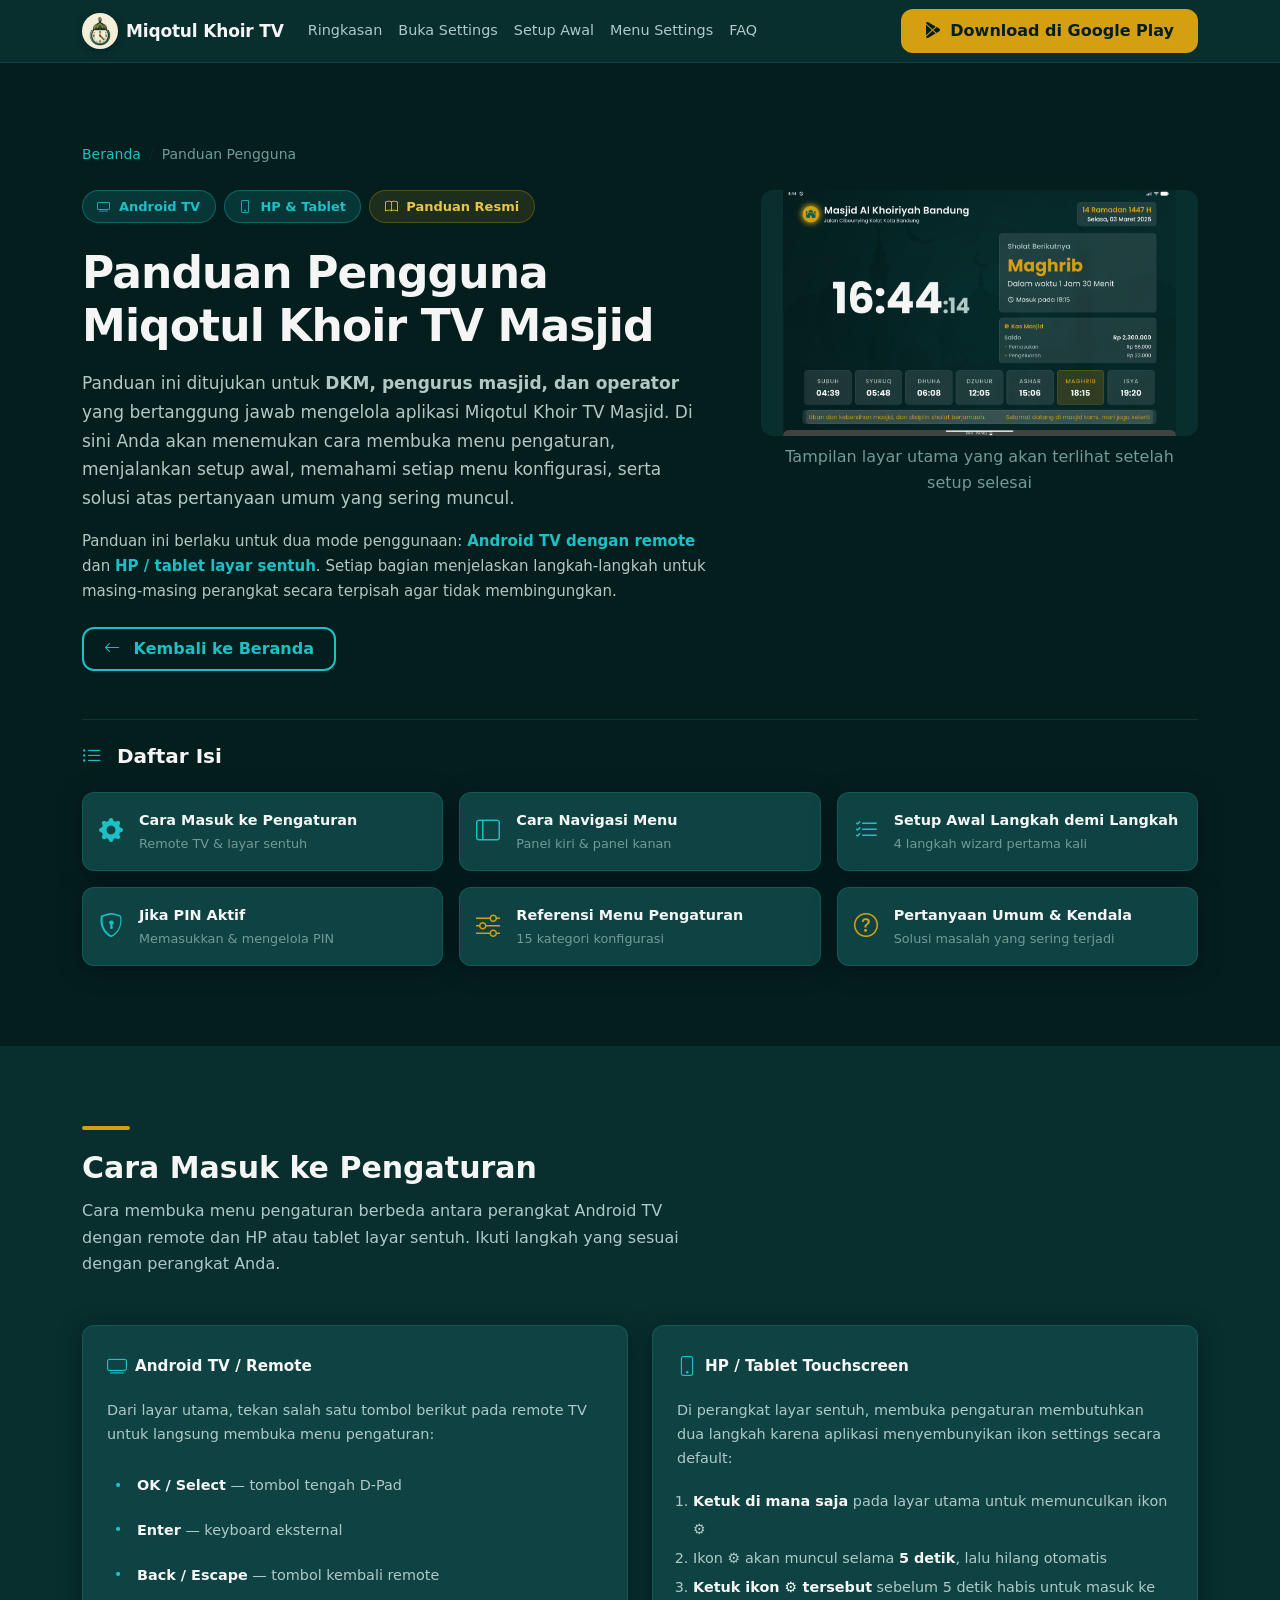
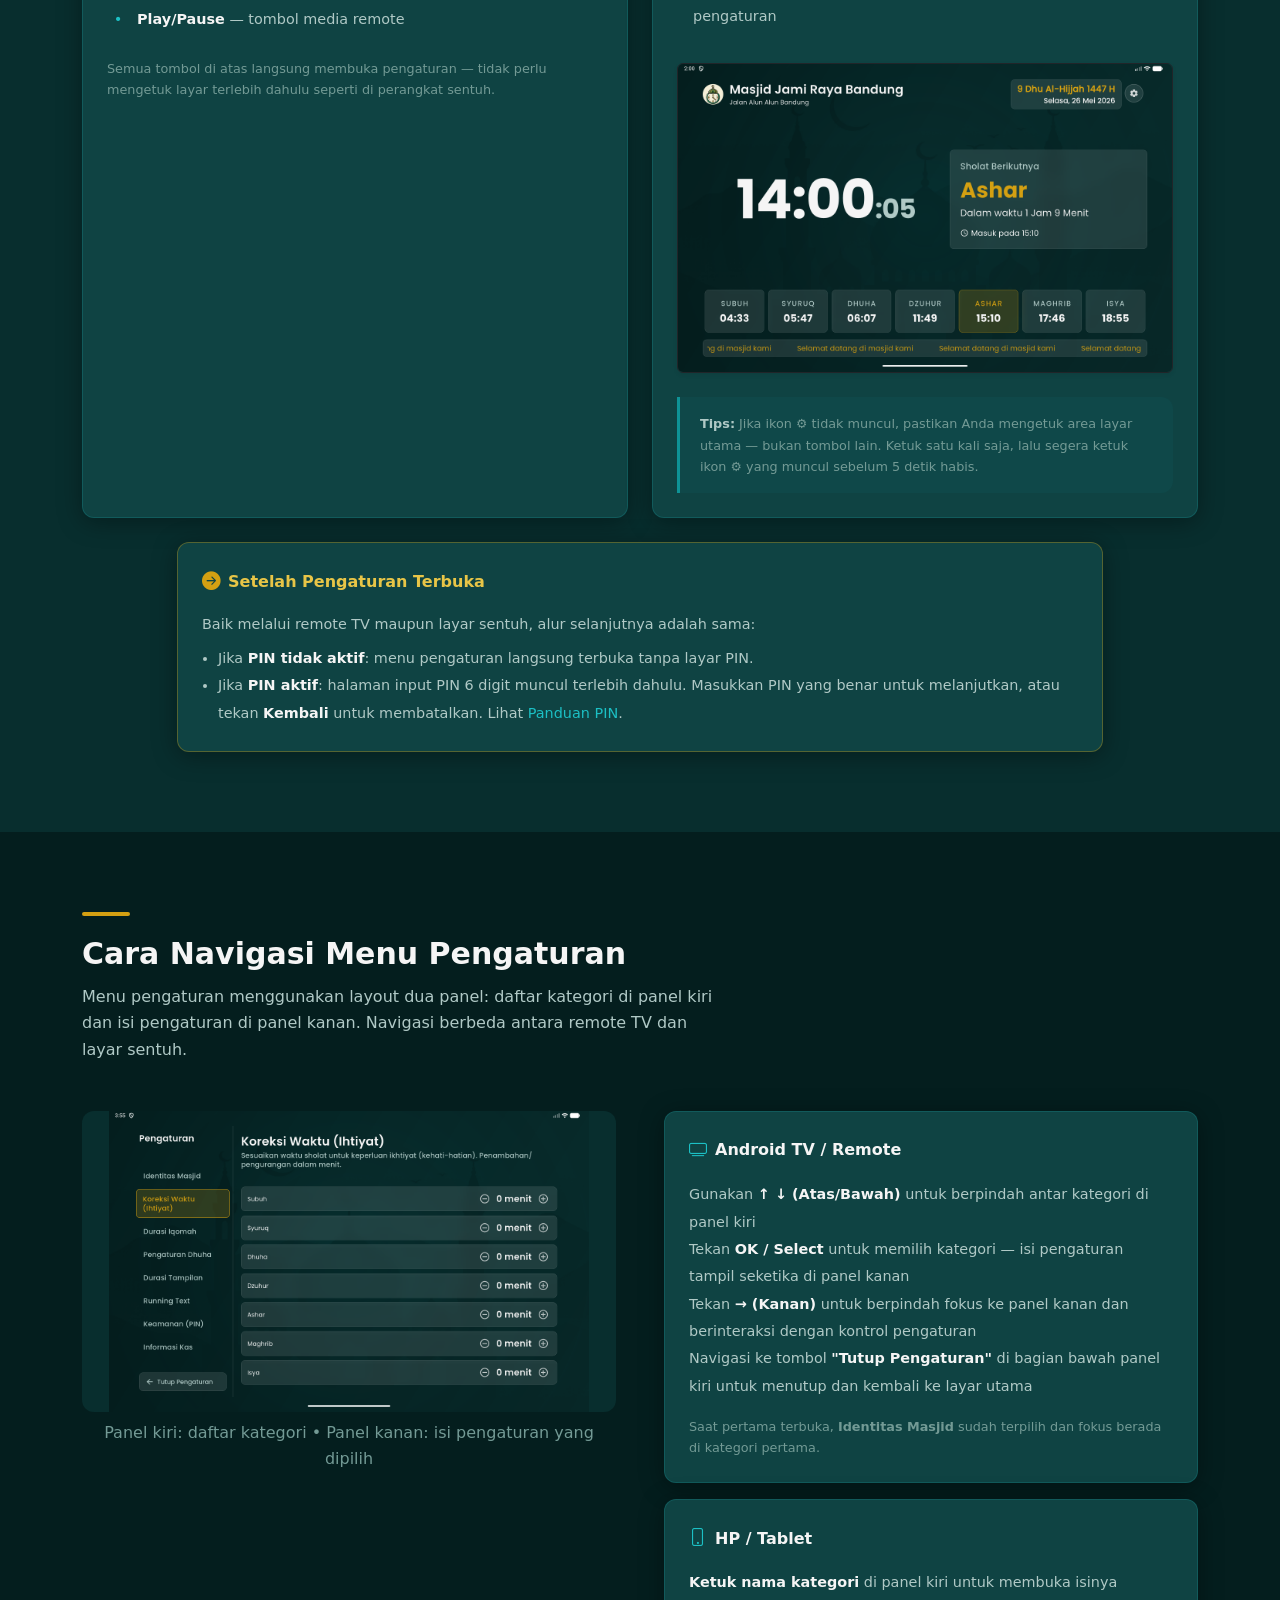
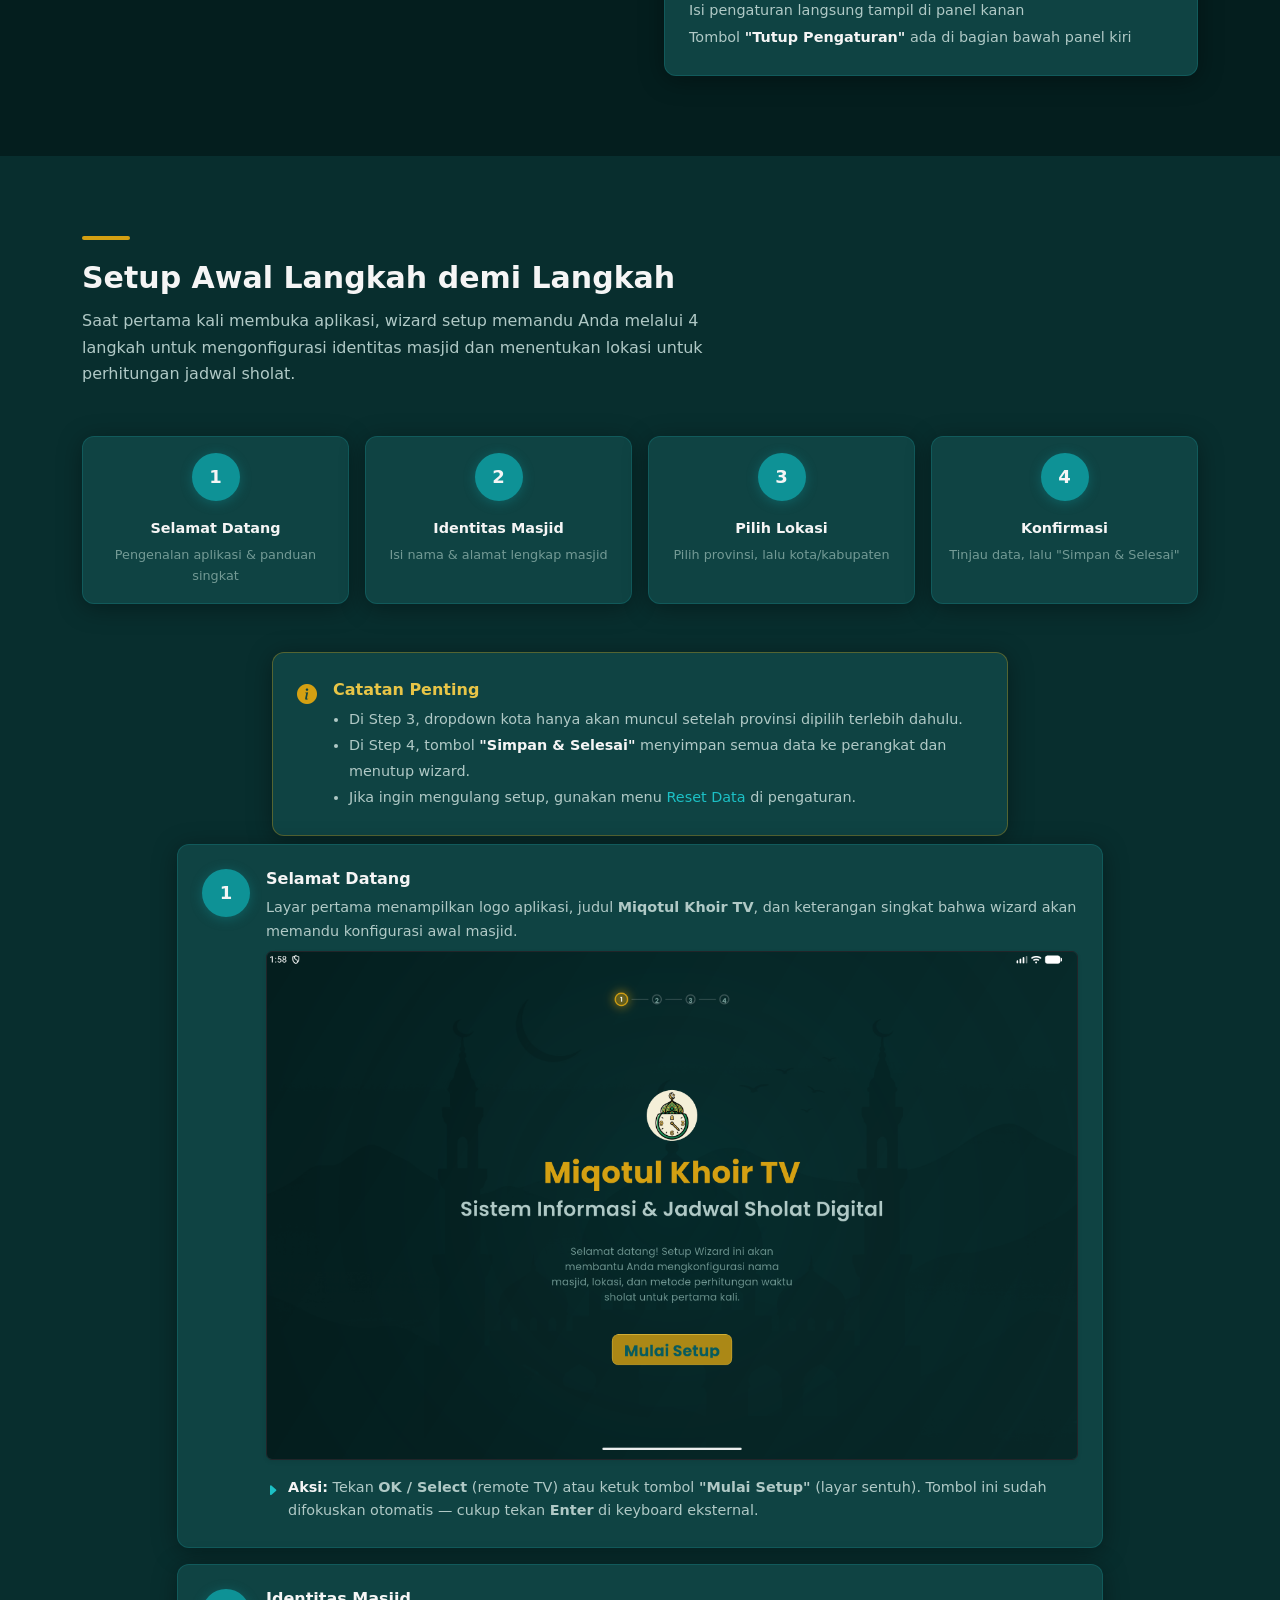
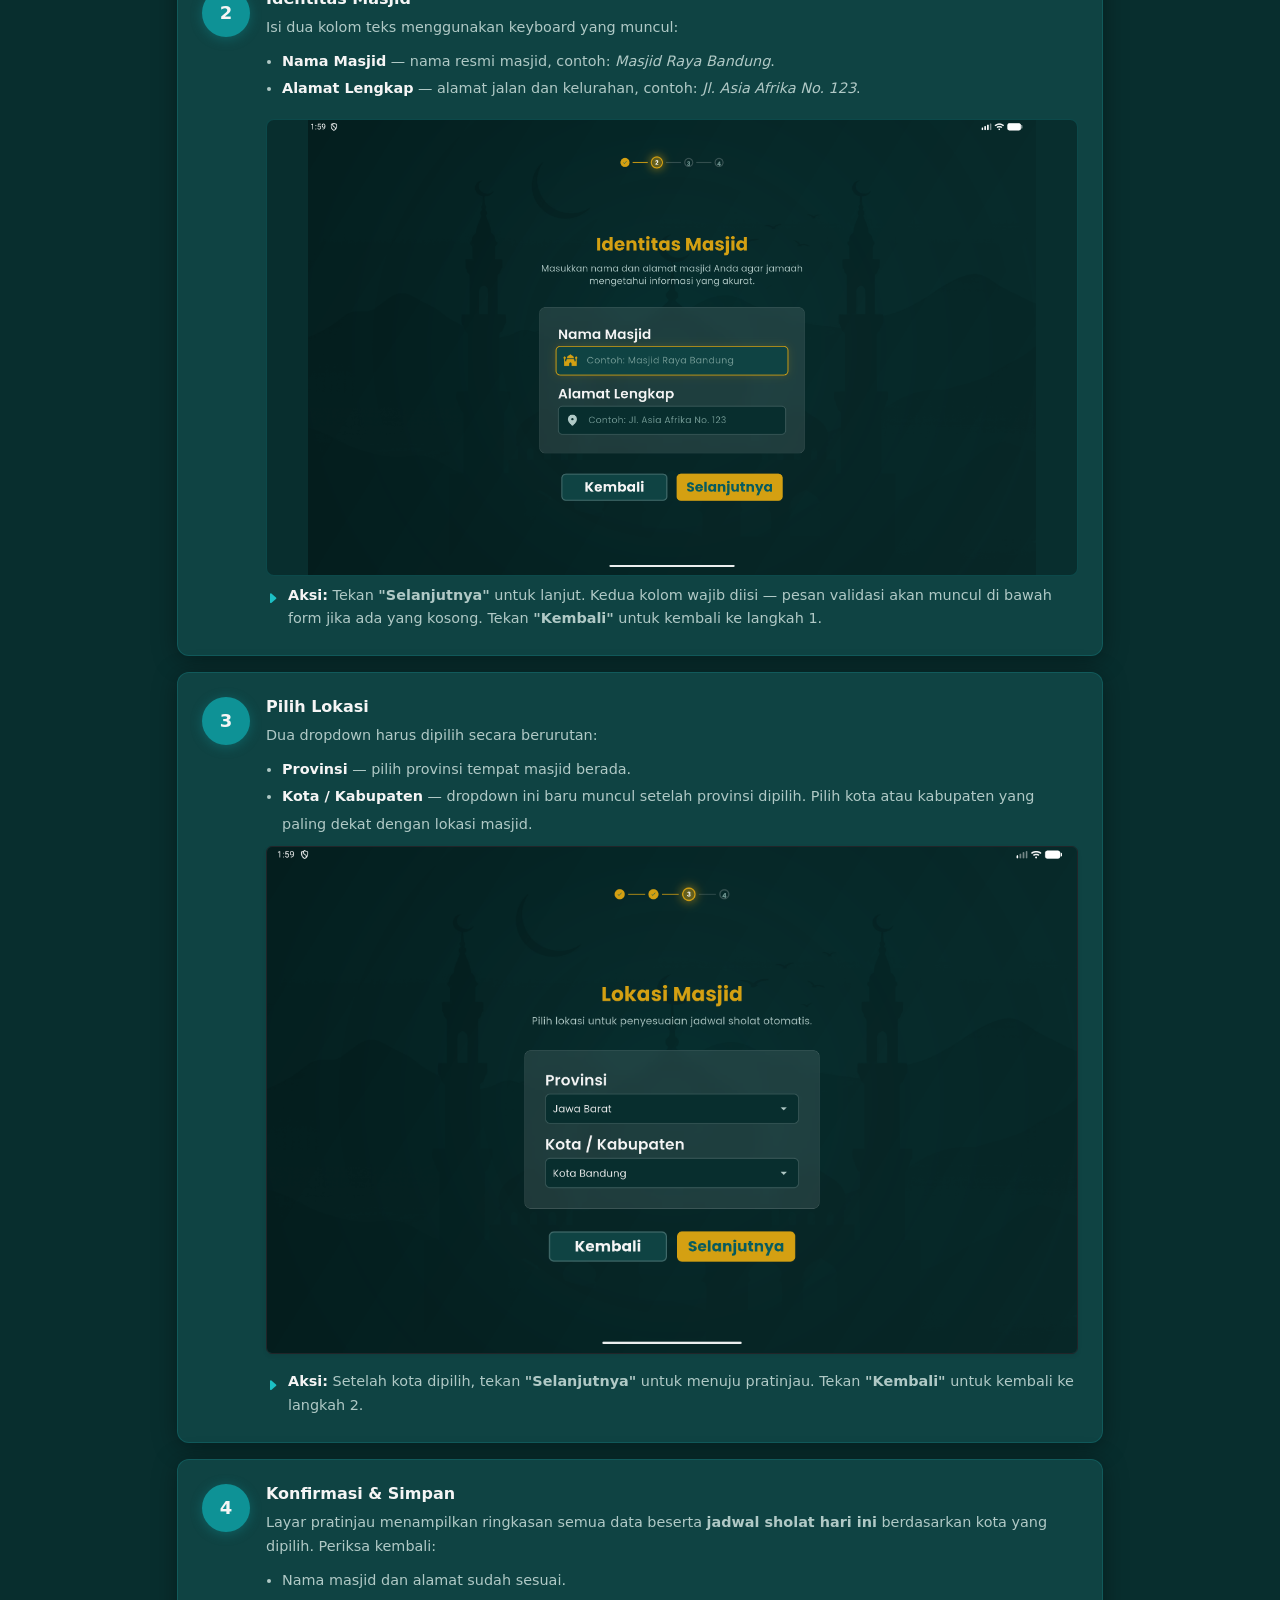
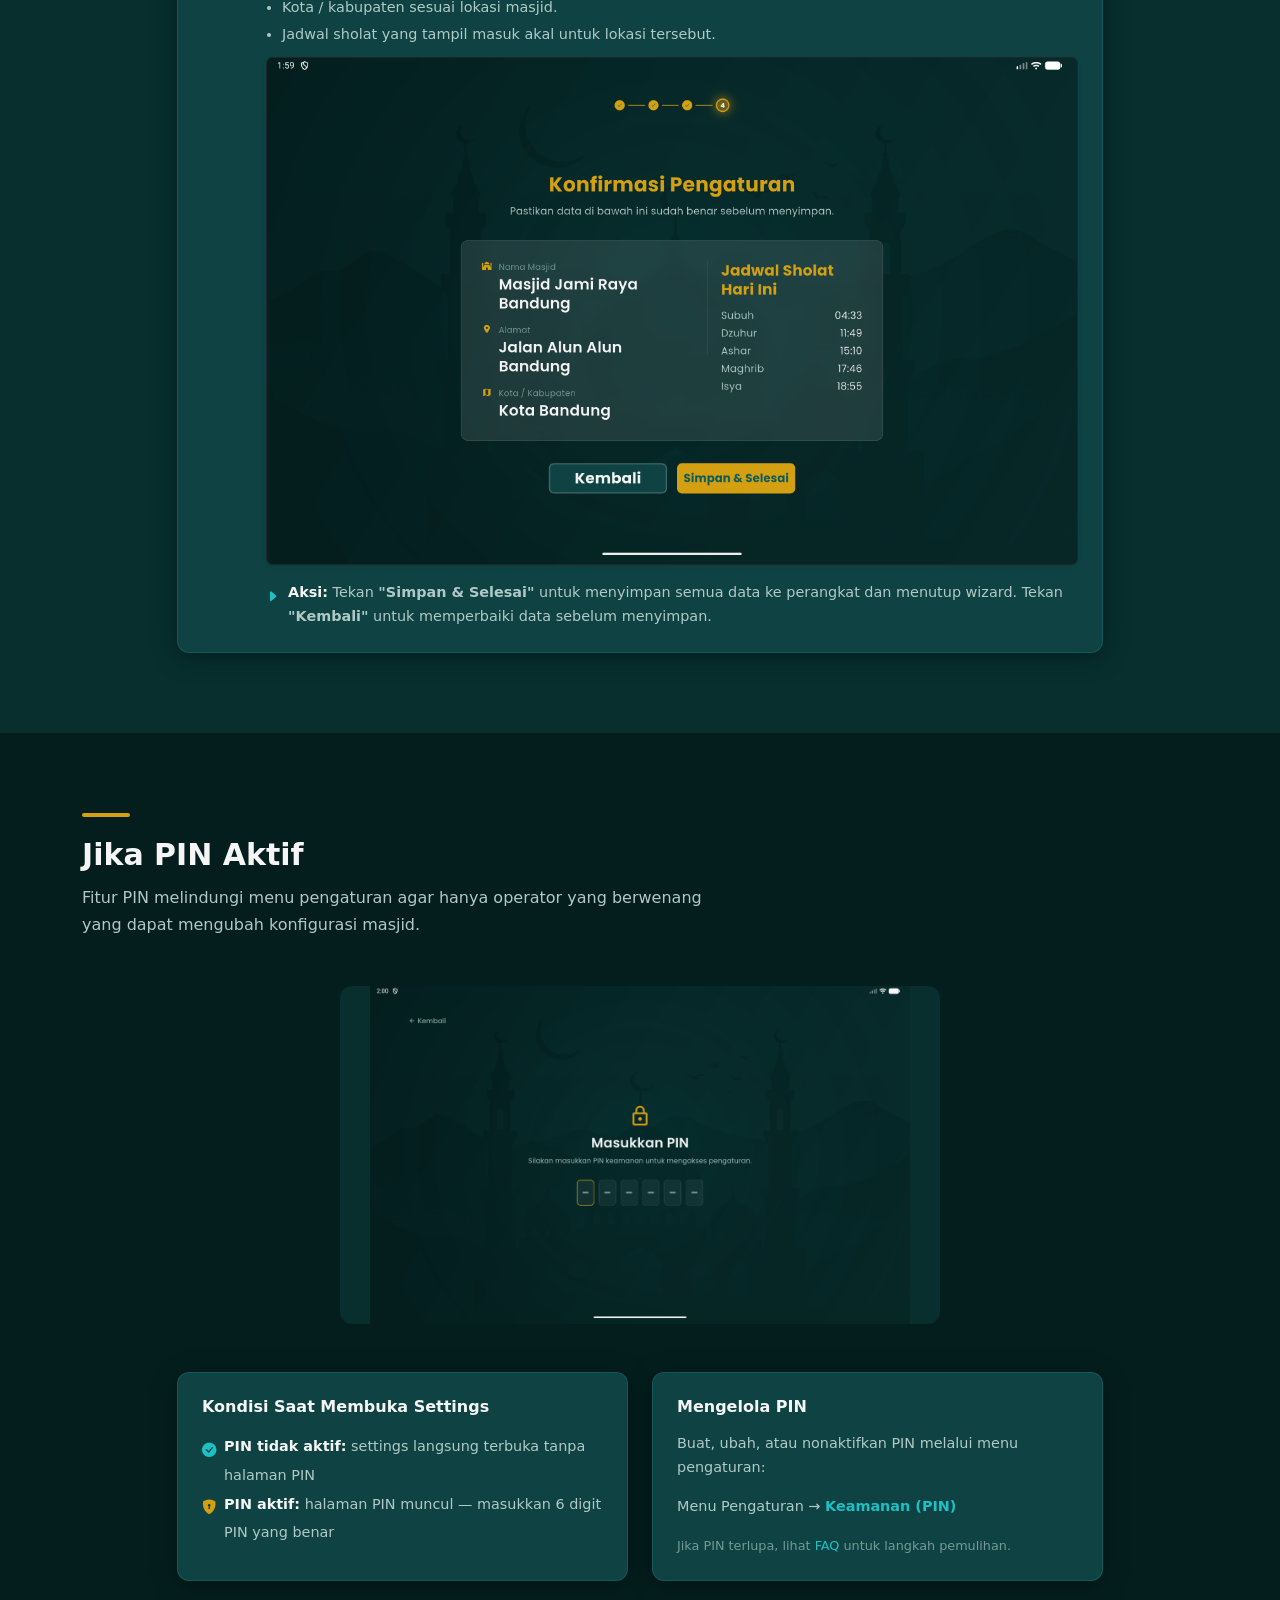
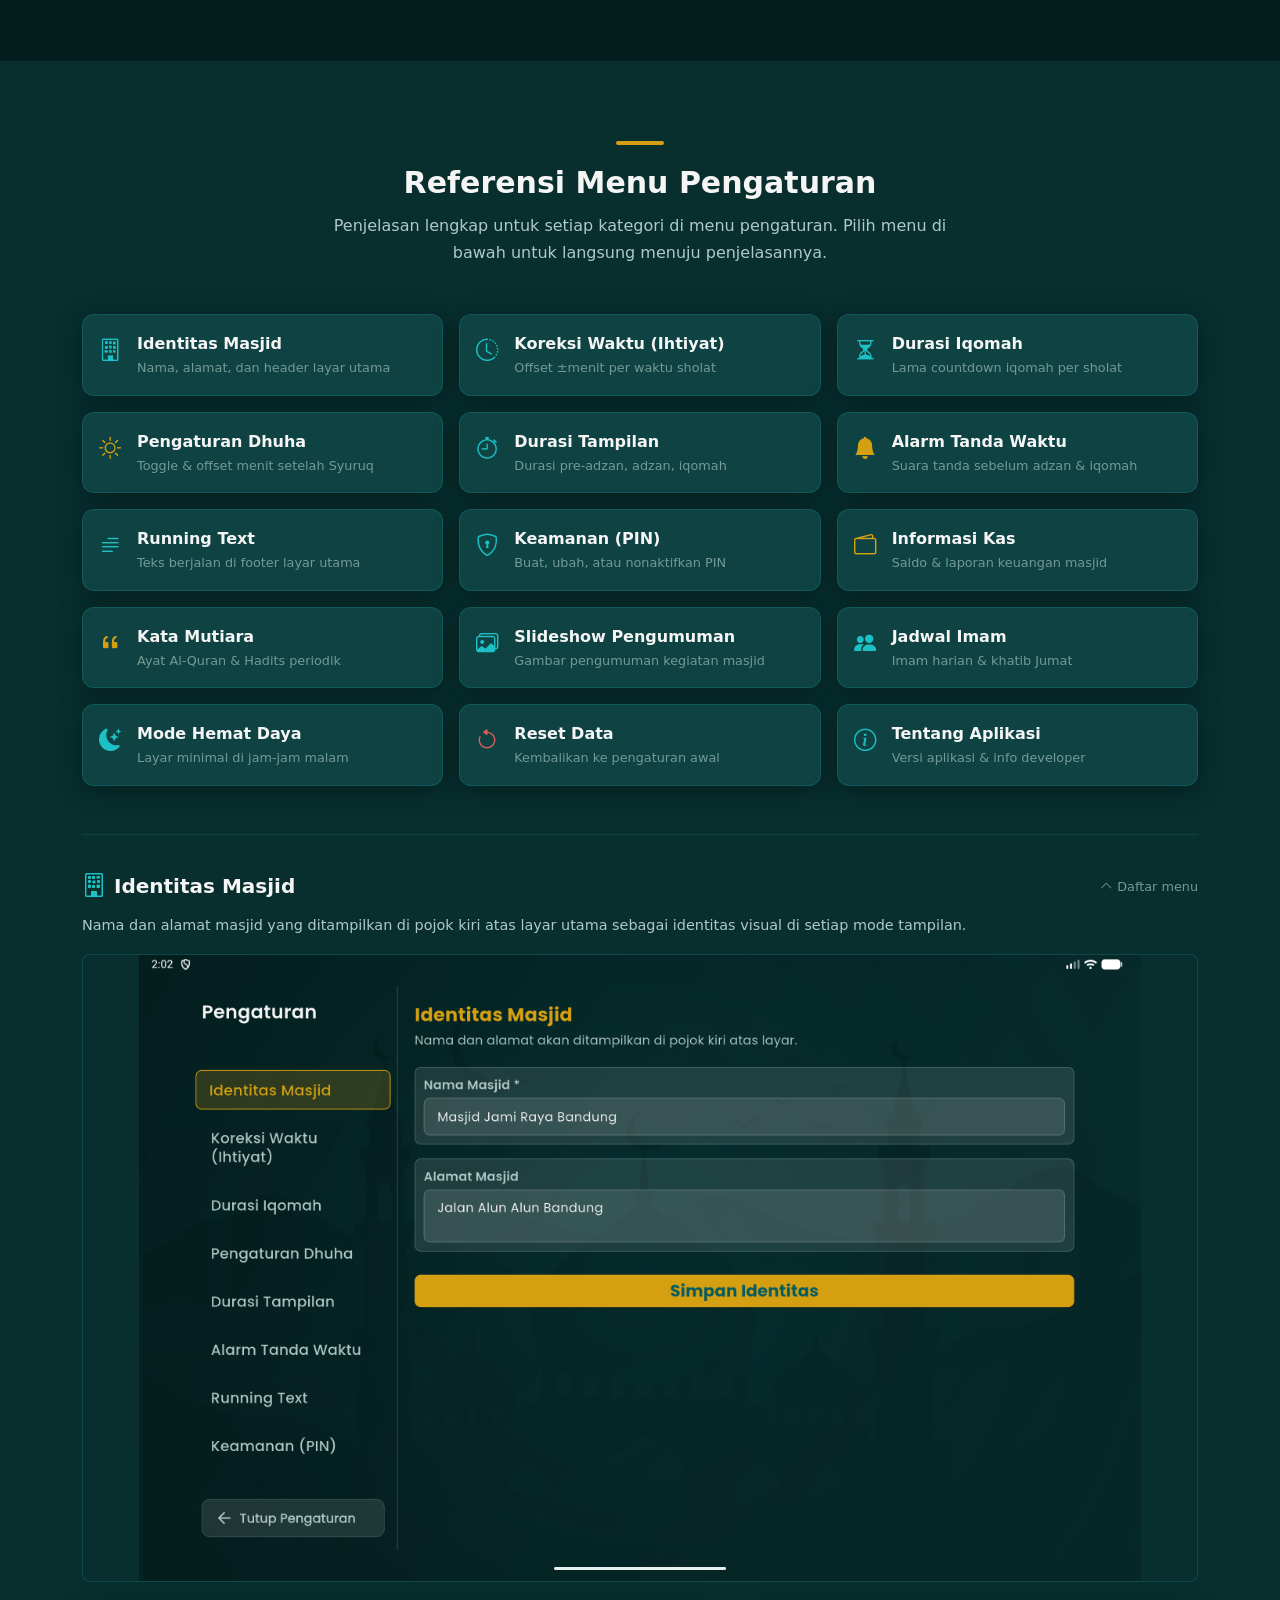
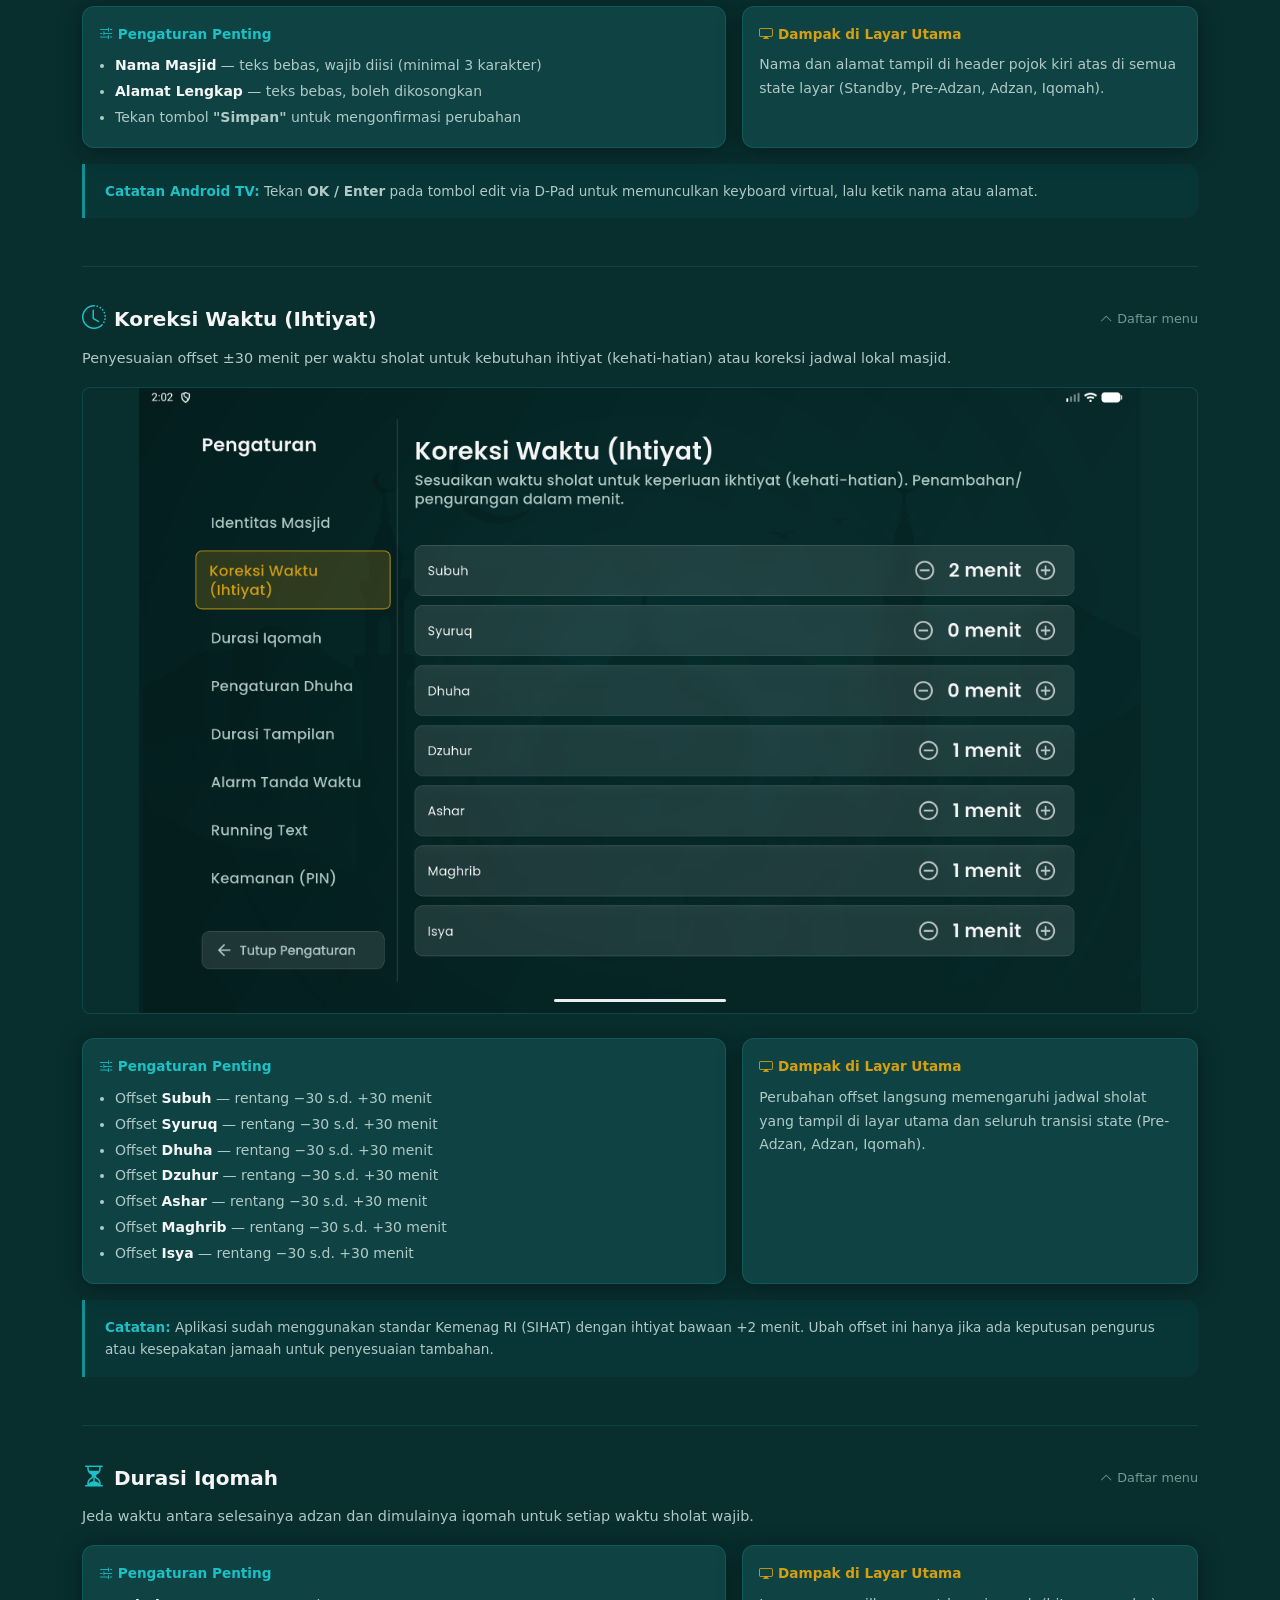
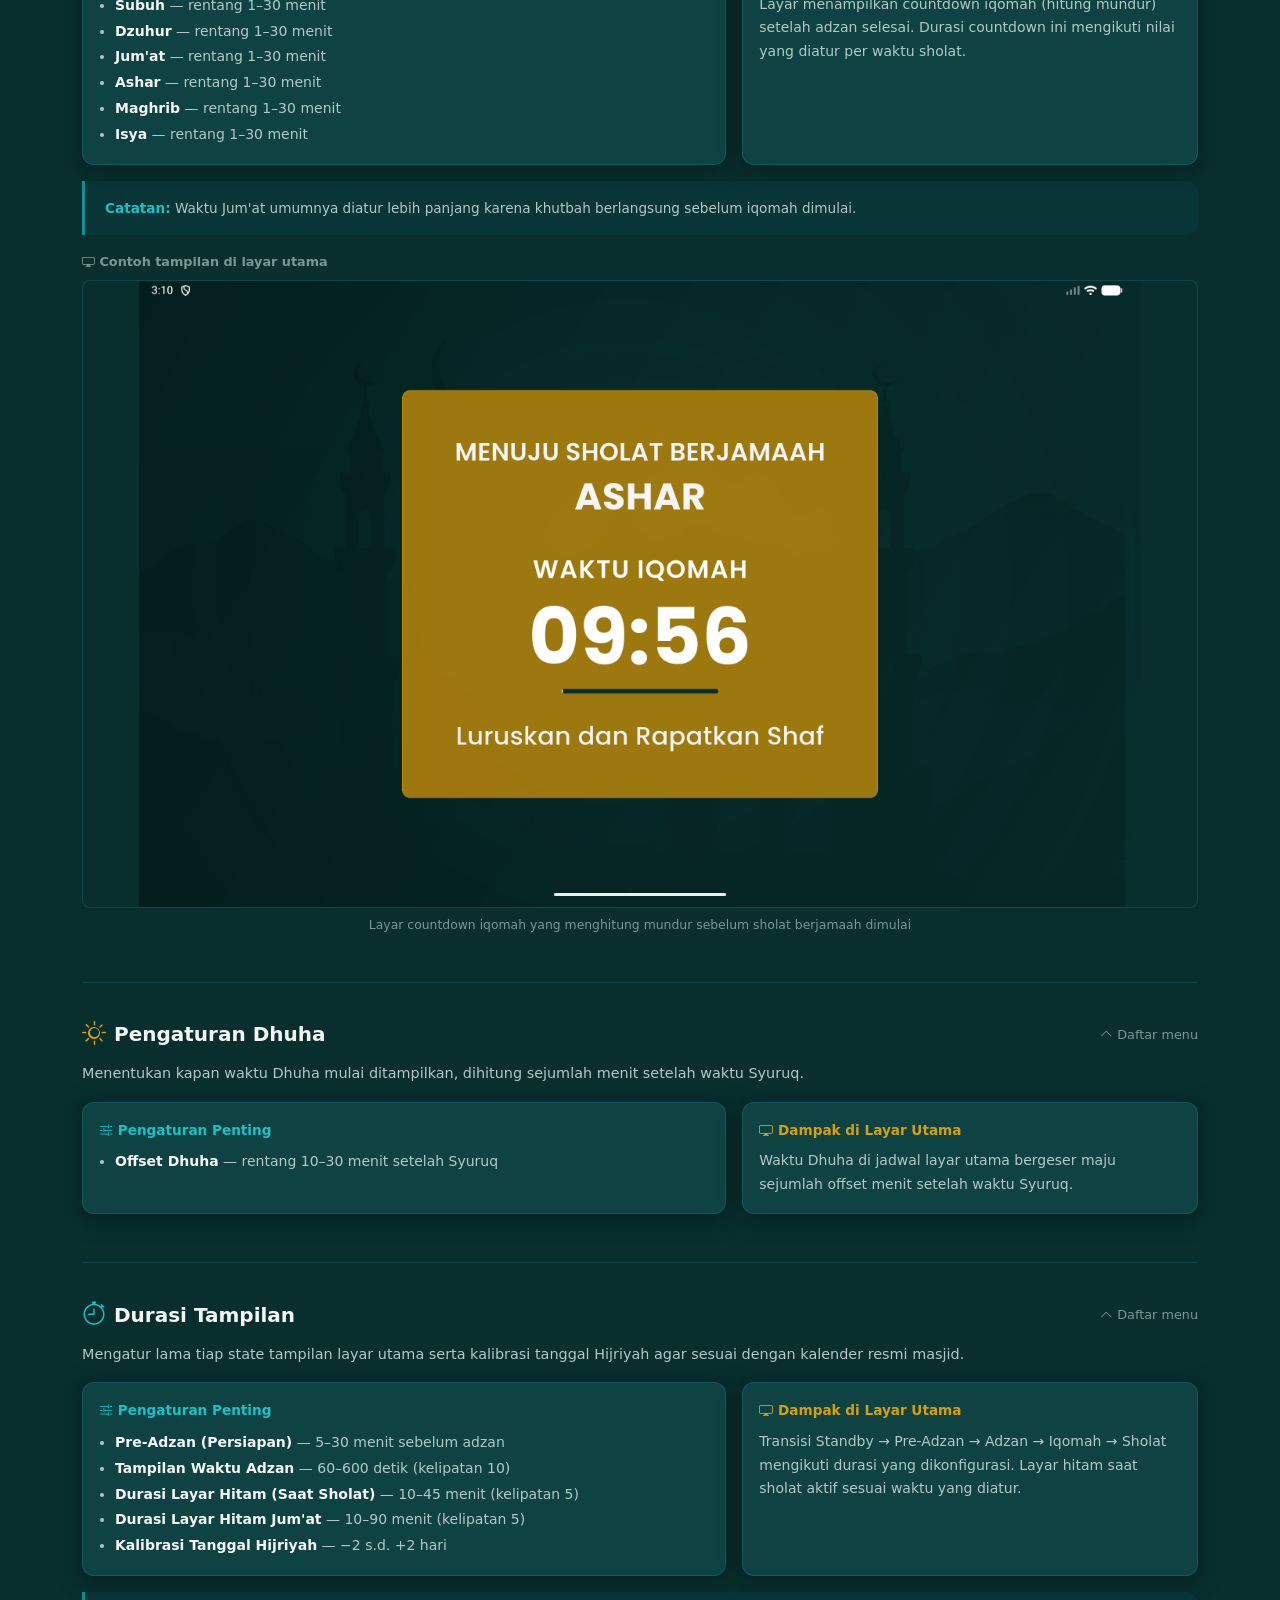
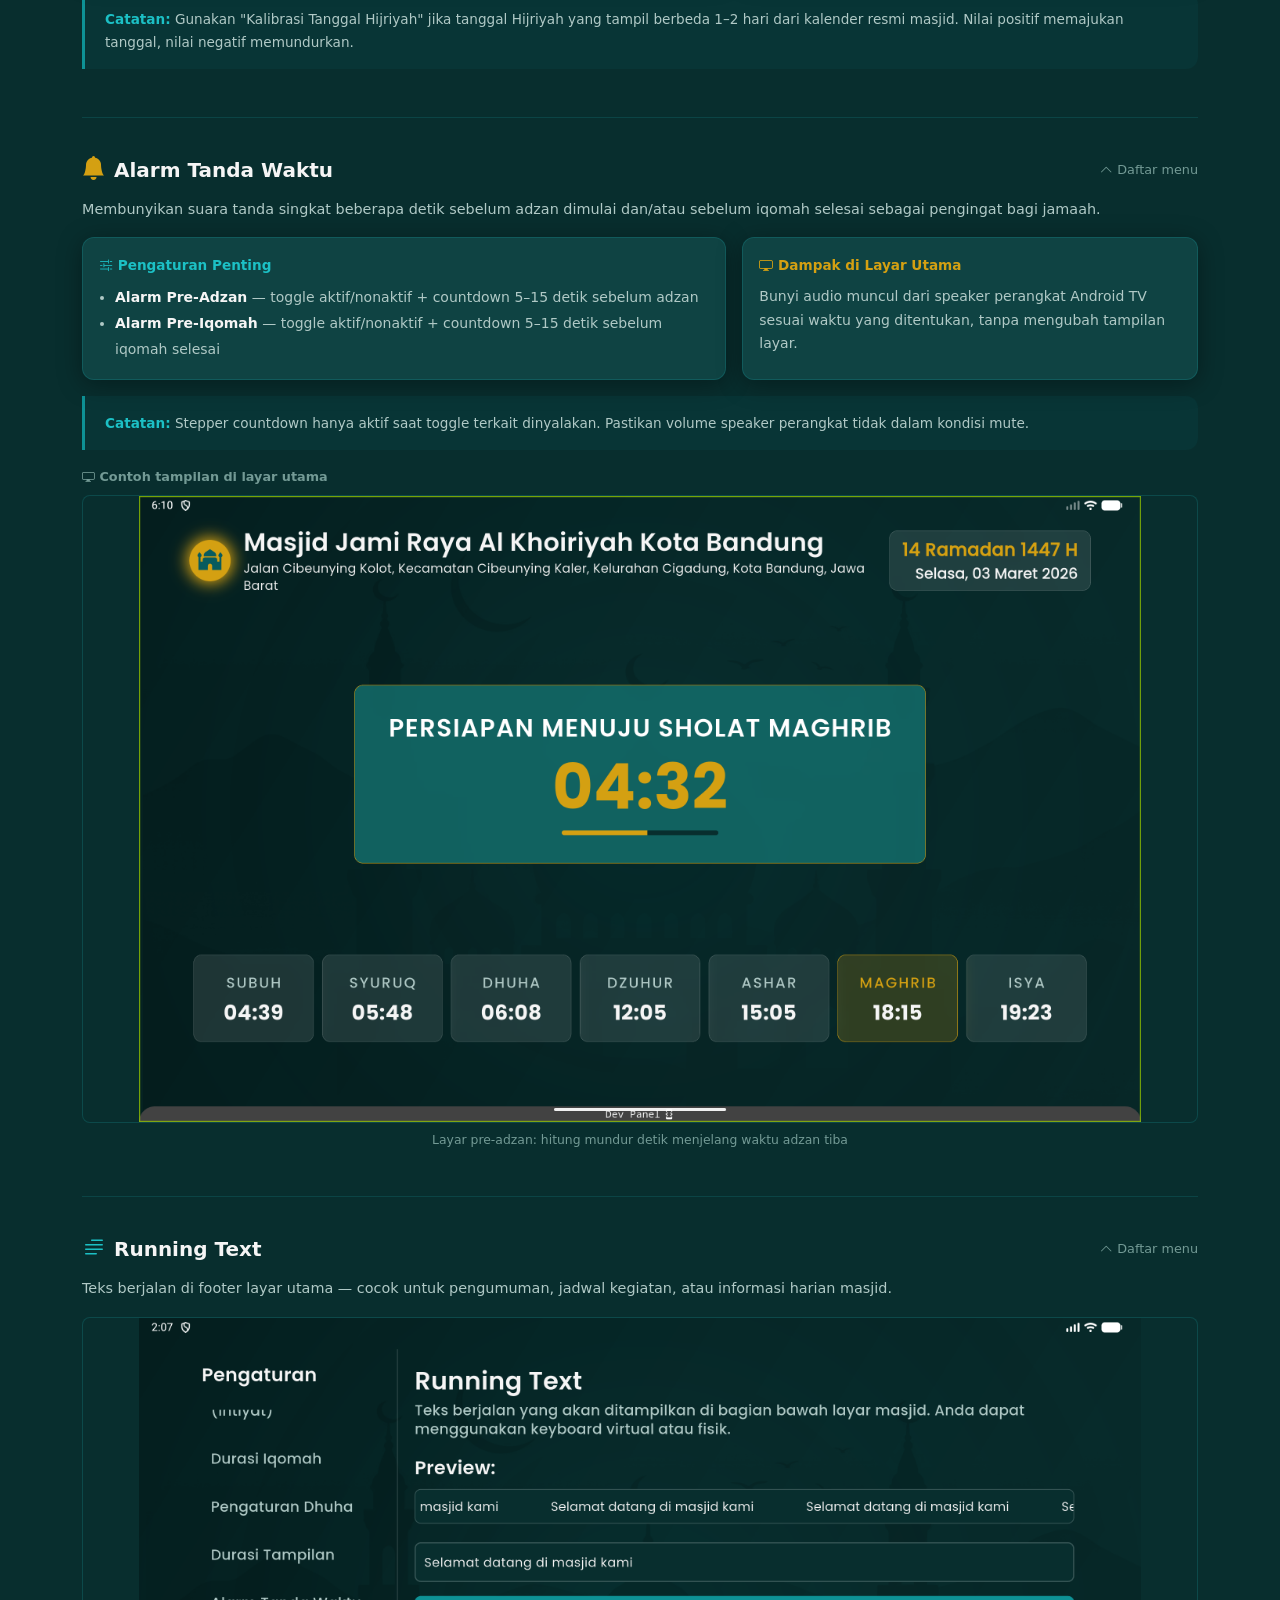
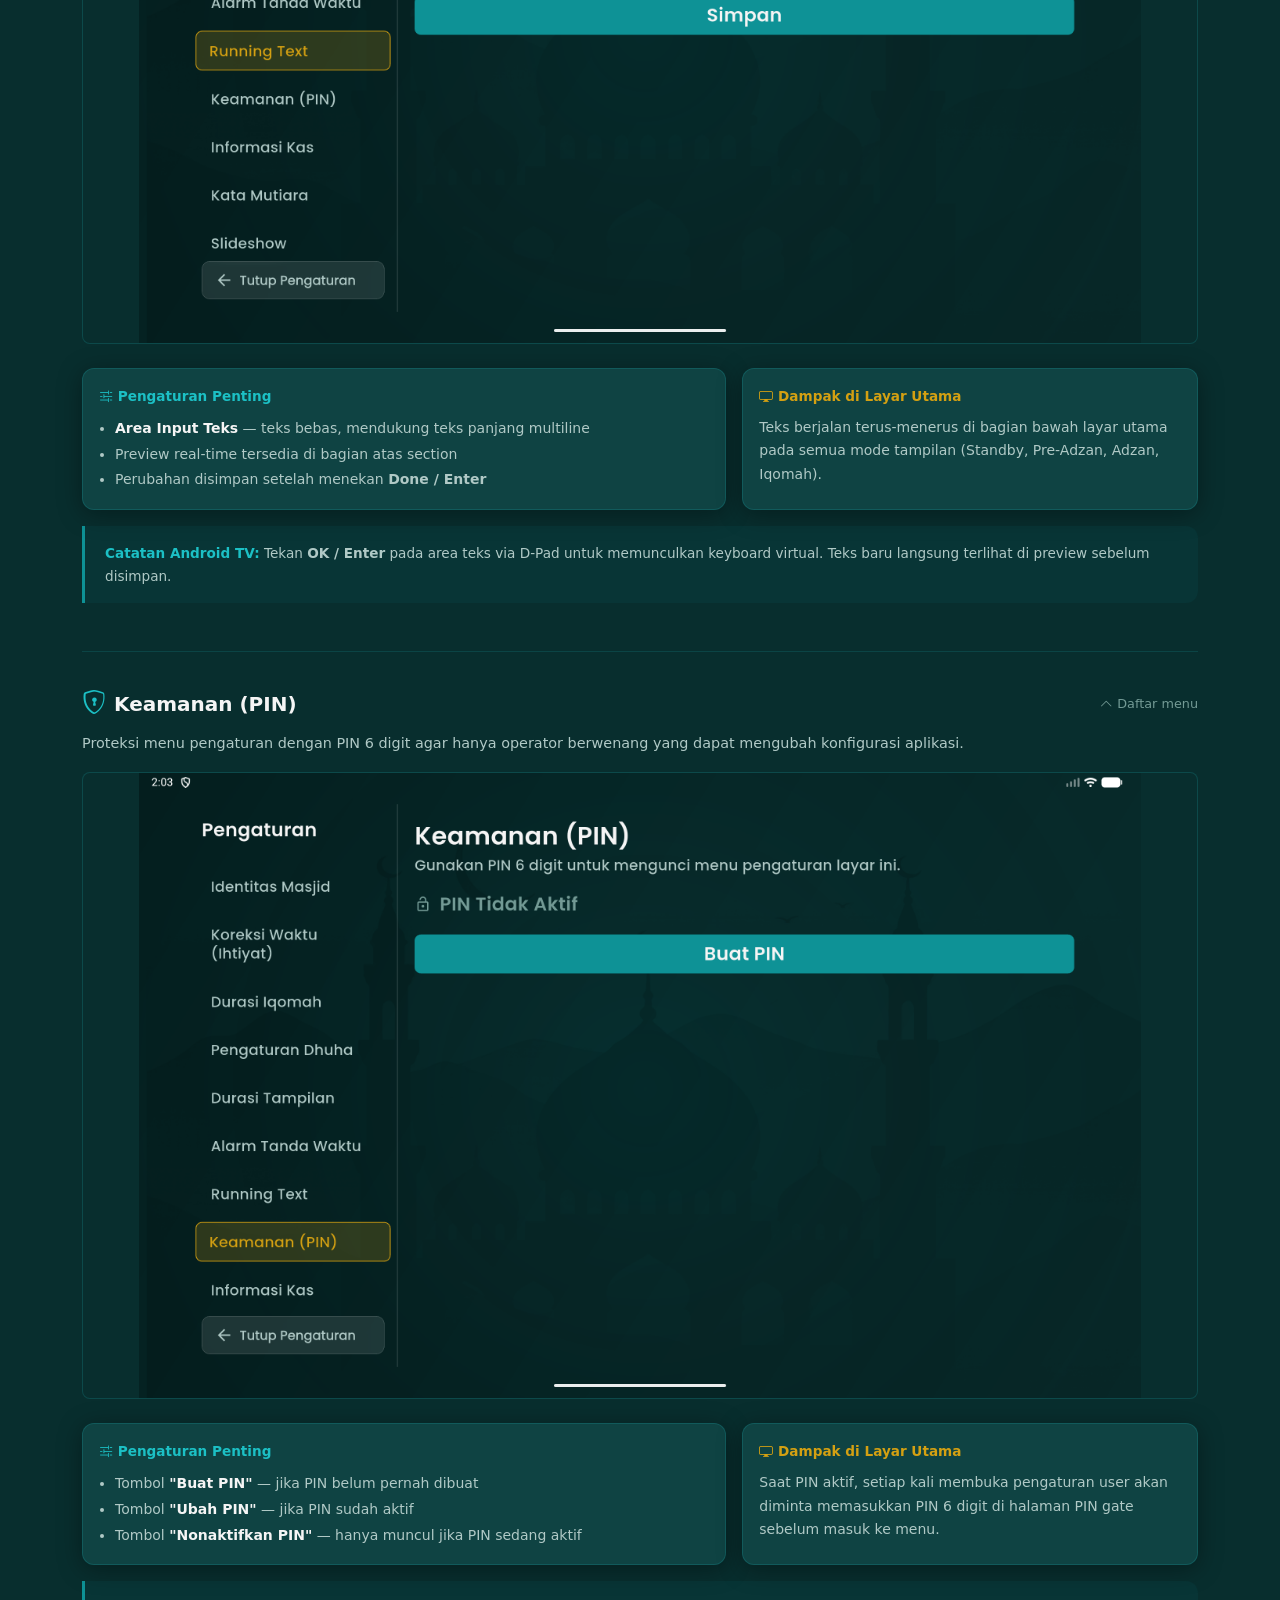
<file: landingpage/panduan.html>
<!doctype html>
<html lang="id">
  <head>
    <meta charset="UTF-8" />
    <meta name="viewport" content="width=device-width, initial-scale=1.0" />

    <!-- SEO: Title & Description -->
    <title>Panduan Pengguna — Miqotul Khoir TV Masjid</title>
    <meta
      name="description"
      content="Panduan lengkap penggunaan aplikasi Miqotul Khoir TV Masjid: cara membuka settings, navigasi menu, setup awal wizard, referensi 15 menu konfigurasi, dan FAQ untuk DKM dan operator masjid."
    />
    <meta name="robots" content="index, follow" />
    <meta name="author" content="Gulajava Ministudio" />
    <meta
      name="keywords"
      content="panduan miqotul khoir tv, cara pengaturan jam masjid, setup android tv masjid, menu settings jadwal sholat, DKM android tv"
    />

    <!-- Canonical + Social SEO -->
    <link
      rel="canonical"
      href="https://gulajavaministudio.github.io/miqotul-khoir-tv-masjid/panduan.html"
    />
    <meta property="og:locale" content="id_ID" />
    <meta property="og:type" content="article" />
    <meta
      property="og:title"
      content="Panduan Pengguna — Miqotul Khoir TV Masjid"
    />
    <meta
      property="og:description"
      content="Panduan lengkap penggunaan aplikasi Miqotul Khoir TV Masjid untuk DKM dan operator masjid: cara buka settings, setup awal, navigasi menu, dan referensi 15 kategori pengaturan."
    />
    <meta
      property="og:url"
      content="https://gulajavaministudio.github.io/miqotul-khoir-tv-masjid/panduan.html"
    />
    <meta property="og:site_name" content="Miqotul Khoir TV" />
    <meta
      property="og:image"
      content="https://gulajavaministudio.github.io/miqotul-khoir-tv-masjid/assets/img/favicon/android-chrome-512x512.png"
    />
    <meta property="og:image:alt" content="Logo Miqotul Khoir TV Masjid" />
    <meta name="twitter:card" content="summary_large_image" />
    <meta
      name="twitter:title"
      content="Panduan Pengguna — Miqotul Khoir TV Masjid"
    />
    <meta
      name="twitter:description"
      content="Panduan lengkap penggunaan Miqotul Khoir TV Masjid untuk DKM dan operator masjid."
    />
    <meta
      name="twitter:image"
      content="https://gulajavaministudio.github.io/miqotul-khoir-tv-masjid/assets/img/favicon/android-chrome-512x512.png"
    />

    <!-- Favicon -->
    <link
      rel="icon"
      type="image/x-icon"
      href="assets/img/favicon/favicon.ico"
    />
    <link
      rel="icon"
      type="image/png"
      sizes="16x16"
      href="assets/img/favicon/favicon-16x16.png"
    />
    <link
      rel="icon"
      type="image/png"
      sizes="32x32"
      href="assets/img/favicon/favicon-32x32.png"
    />
    <link
      rel="apple-touch-icon"
      sizes="180x180"
      href="assets/img/favicon/apple-touch-icon.png"
    />
    <link rel="manifest" href="assets/img/favicon/site.webmanifest" />
    <meta name="theme-color" content="#0b5e56" />

    <!-- Bootstrap 5.3.8 CSS -->
    <link
      rel="stylesheet"
      href="https://cdn.jsdelivr.net/npm/bootstrap@5.3.8/dist/css/bootstrap.min.css"
    />
    <!-- Bootstrap Icons 1.13.1 -->
    <link
      rel="stylesheet"
      href="https://cdn.jsdelivr.net/npm/bootstrap-icons@1.13.1/font/bootstrap-icons.min.css"
    />

    <!-- Custom Theme — reuse token dari styles.css (CON-004) -->
    <link rel="stylesheet" href="assets/css/styles.css" />
  </head>


  <body>
    <!-- =====================================================================
         Navbar — TASK-008
         Reuse pola navbar dari index.html; brand → index.html;
         link internal mengarah ke anchor di panduan.html.
         ===================================================================== -->
    <nav
      class="navbar navbar-expand-lg navbar-mkt sticky-top"
      id="navbar-mkt"
      aria-label="Navigasi panduan"
    >
      <div class="container">
        <!-- Brand / Logo — link kembali ke halaman utama -->
        <a
          class="navbar-brand d-flex align-items-center gap-2"
          href="index.html"
        >
          <img
            src="assets/img/logo-mktv.png"
            alt="Logo Miqotul Khoir TV Masjid"
            class="logo-mktv-badge"
            loading="eager"
            width="36"
            height="36"
            style="object-fit: contain"
          />
          <span>Miqotul Khoir TV</span>
        </a>

        <!-- Toggler (mobile) -->
        <button
          class="navbar-toggler"
          type="button"
          data-bs-toggle="collapse"
          data-bs-target="#navbarPanduan"
          aria-controls="navbarPanduan"
          aria-expanded="false"
          aria-label="Buka menu navigasi"
        >
          <span class="navbar-toggler-icon"></span>
        </button>

        <!-- Links + CTA -->
        <div class="collapse navbar-collapse" id="navbarPanduan">
          <ul class="navbar-nav me-auto mb-2 mb-lg-0">
            <li class="nav-item">
              <a class="nav-link" href="#ringkasan">Ringkasan</a>
            </li>
            <li class="nav-item">
              <a class="nav-link" href="#akses-settings">Buka Settings</a>
            </li>
            <li class="nav-item">
              <a class="nav-link" href="#setup-awal">Setup Awal</a>
            </li>
            <li class="nav-item">
              <a class="nav-link" href="#menu-settings">Menu Settings</a>
            </li>
            <li class="nav-item">
              <a class="nav-link" href="#faq">FAQ</a>
            </li>
          </ul>
          <a
            href="https://play.google.com/store/apps/details?id=gulajava.mini.miqotul_khoir_tv"
            class="btn btn-mkt-primary ms-lg-3"
            target="_blank"
            rel="noopener noreferrer"
          >
            <i class="bi bi-google-play me-1" aria-hidden="true"></i>
            Download di Google Play
          </a>
        </div>
      </div>
    </nav>

    <!-- =====================================================================
         Ringkasan & Daftar Isi — #ringkasan
         TASK-007: shell halaman; TASK-013 (Phase 3) akan melengkapi konten.
         ===================================================================== -->
    <section class="section-mkt" id="ringkasan" aria-label="Ringkasan panduan">
      <div class="container">
        <!-- Breadcrumb -->
        <nav aria-label="Breadcrumb" class="mb-4">
          <ol
            class="breadcrumb mb-0"
            style="background: transparent; padding: 0; font-size: 0.875rem"
          >
            <li class="breadcrumb-item">
              <a href="index.html">Beranda</a>
            </li>
            <li
              class="breadcrumb-item active mkt-text-muted"
              aria-current="page"
            >
              Panduan Pengguna
            </li>
          </ol>
        </nav>

        <!-- Hero: intro + screenshot -->
        <div class="row align-items-start g-5">
          <!-- Kiri: teks intro -->
          <div class="col-lg-7">
            <div class="d-flex flex-wrap gap-2 mb-4">
              <span class="badge-mkt">
                <i class="bi bi-tv me-1" aria-hidden="true"></i>
                Android TV
              </span>
              <span class="badge-mkt">
                <i class="bi bi-phone me-1" aria-hidden="true"></i>
                HP &amp; Tablet
              </span>
              <span class="badge-mkt-gold">
                <i class="bi bi-book me-1" aria-hidden="true"></i>
                Panduan Resmi
              </span>
            </div>

            <h1
              style="
                font-size: clamp(1.75rem, 4vw, 2.75rem);
                font-weight: 800;
                color: var(--mkt-text-primary);
                line-height: 1.2;
                letter-spacing: -0.02em;
              "
            >
              Panduan Pengguna<br />
              Miqotul Khoir TV Masjid
            </h1>

            <p
              class="mt-3 mb-3"
              style="
                color: var(--mkt-text-secondary);
                font-size: 1.0625rem;
                line-height: 1.7;
              "
            >
              Panduan ini ditujukan untuk
              <strong>DKM, pengurus masjid, dan operator</strong>
              yang bertanggung jawab mengelola aplikasi Miqotul Khoir TV Masjid.
              Di sini Anda akan menemukan cara membuka menu pengaturan,
              menjalankan setup awal, memahami setiap menu konfigurasi, serta
              solusi atas pertanyaan umum yang sering muncul.
            </p>

            <p
              class="mb-4"
              style="color: var(--mkt-text-secondary); font-size: 0.9375rem"
            >
              Panduan ini berlaku untuk dua mode penggunaan:
              <strong style="color: var(--mkt-light-teal)"
                >Android TV dengan remote</strong
              >
              dan
              <strong style="color: var(--mkt-light-teal)"
                >HP / tablet layar sentuh</strong
              >. Setiap bagian menjelaskan langkah-langkah untuk masing-masing
              perangkat secara terpisah agar tidak membingungkan.
            </p>

            <a href="index.html" class="btn btn-mkt-outline">
              <i class="bi bi-arrow-left me-2" aria-hidden="true"></i>
              Kembali ke Beranda
            </a>
          </div>

          <!-- Kanan: screenshot layar utama (IMG-001) -->
          <div class="col-lg-5">
            <figure class="mb-0">
              <div class="screenshot-container">
                <img
                  src="assets/img/screenshots/standby.png"
                  alt="Tampilan layar utama Miqotul Khoir TV Masjid — jam digital, jadwal sholat, dan informasi masjid"
                  loading="eager"
                  width="1920"
                  height="1080"
                />
              </div>
              <figcaption
                class="text-center mt-2 mkt-text-muted"
              >
                Tampilan layar utama yang akan terlihat setelah setup selesai
              </figcaption>
            </figure>
          </div>
        </div>

        <!-- Daftar Isi -->
        <div
          class="mt-5 pt-4"
          style="border-top: 1px solid rgba(28, 192, 197, 0.15)"
        >
          <h2 class="h5 fw-bold mb-4" style="color: var(--mkt-text-primary)">
            <i class="bi bi-list-ul me-2 mkt-text-teal" aria-hidden="true"></i>
            Daftar Isi
          </h2>

          <div class="row row-cols-1 row-cols-md-2 row-cols-lg-3 g-3">
            <!-- TOC 1: Cara Masuk ke Pengaturan -->
            <div class="col">
              <a
                href="#akses-settings"
                class="d-block card-mkt p-3 text-decoration-none h-100"
              >
                <div class="d-flex align-items-center gap-3">
                  <i
                    class="bi bi-gear-fill mkt-text-teal"
                    style="font-size: 1.5rem; flex-shrink: 0"
                    aria-hidden="true"
                  ></i>
                  <div>
                    <div
                      class="fw-semibold mkt-text-primary"
                      style="font-size: 0.9rem"
                    >
                      Cara Masuk ke Pengaturan
                    </div>
                    <div class="mkt-text-muted" style="font-size: 0.8rem">
                      Remote TV &amp; layar sentuh
                    </div>
                  </div>
                </div>
              </a>
            </div>

            <!-- TOC 2: Cara Navigasi Menu -->
            <div class="col">
              <a
                href="#navigasi-menu"
                class="d-block card-mkt p-3 text-decoration-none h-100"
              >
                <div class="d-flex align-items-center gap-3">
                  <i
                    class="bi bi-layout-sidebar mkt-text-teal"
                    style="font-size: 1.5rem; flex-shrink: 0"
                    aria-hidden="true"
                  ></i>
                  <div>
                    <div
                      class="fw-semibold mkt-text-primary"
                      style="font-size: 0.9rem"
                    >
                      Cara Navigasi Menu
                    </div>
                    <div class="mkt-text-muted" style="font-size: 0.8rem">
                      Panel kiri &amp; panel kanan
                    </div>
                  </div>
                </div>
              </a>
            </div>

            <!-- TOC 3: Setup Awal -->
            <div class="col">
              <a
                href="#setup-awal"
                class="d-block card-mkt p-3 text-decoration-none h-100"
              >
                <div class="d-flex align-items-center gap-3">
                  <i
                    class="bi bi-list-check mkt-text-teal"
                    style="font-size: 1.5rem; flex-shrink: 0"
                    aria-hidden="true"
                  ></i>
                  <div>
                    <div
                      class="fw-semibold mkt-text-primary"
                      style="font-size: 0.9rem"
                    >
                      Setup Awal Langkah demi Langkah
                    </div>
                    <div class="mkt-text-muted" style="font-size: 0.8rem">
                      4 langkah wizard pertama kali
                    </div>
                  </div>
                </div>
              </a>
            </div>

            <!-- TOC 4: Jika PIN Aktif -->
            <div class="col">
              <a
                href="#keamanan-pin"
                class="d-block card-mkt p-3 text-decoration-none h-100"
              >
                <div class="d-flex align-items-center gap-3">
                  <i
                    class="bi bi-shield-lock mkt-text-teal"
                    style="font-size: 1.5rem; flex-shrink: 0"
                    aria-hidden="true"
                  ></i>
                  <div>
                    <div
                      class="fw-semibold mkt-text-primary"
                      style="font-size: 0.9rem"
                    >
                      Jika PIN Aktif
                    </div>
                    <div class="mkt-text-muted" style="font-size: 0.8rem">
                      Memasukkan &amp; mengelola PIN
                    </div>
                  </div>
                </div>
              </a>
            </div>

            <!-- TOC 5: Referensi Menu Settings -->
            <div class="col">
              <a
                href="#menu-settings"
                class="d-block card-mkt p-3 text-decoration-none h-100"
              >
                <div class="d-flex align-items-center gap-3">
                  <i
                    class="bi bi-sliders"
                    style="
                      font-size: 1.5rem;
                      flex-shrink: 0;
                      color: var(--mkt-gold);
                    "
                    aria-hidden="true"
                  ></i>
                  <div>
                    <div
                      class="fw-semibold mkt-text-primary"
                      style="font-size: 0.9rem"
                    >
                      Referensi Menu Pengaturan
                    </div>
                    <div class="mkt-text-muted" style="font-size: 0.8rem">
                      15 kategori konfigurasi
                    </div>
                  </div>
                </div>
              </a>
            </div>

            <!-- TOC 6: FAQ -->
            <div class="col">
              <a
                href="#faq"
                class="d-block card-mkt p-3 text-decoration-none h-100"
              >
                <div class="d-flex align-items-center gap-3">
                  <i
                    class="bi bi-question-circle"
                    style="
                      font-size: 1.5rem;
                      flex-shrink: 0;
                      color: var(--mkt-gold);
                    "
                    aria-hidden="true"
                  ></i>
                  <div>
                    <div
                      class="fw-semibold mkt-text-primary"
                      style="font-size: 0.9rem"
                    >
                      Pertanyaan Umum &amp; Kendala
                    </div>
                    <div class="mkt-text-muted" style="font-size: 0.8rem">
                      Solusi masalah yang sering terjadi
                    </div>
                  </div>
                </div>
              </a>
            </div>
          </div>
        </div>
      </div>
    </section>

    <!-- =====================================================================
         Cara Masuk ke Pengaturan — #akses-settings
         Konten detail ditambahkan pada Phase 3 (TASK-014).
         ===================================================================== -->
    <section
      class="section-mkt-alt"
      id="akses-settings"
      aria-label="Cara masuk ke pengaturan"
    >
      <div class="container">
        <div class="mb-5">
          <div class="section-divider"></div>
          <h2 class="section-title">Cara Masuk ke Pengaturan</h2>
          <p class="section-subtitle">
            Cara membuka menu pengaturan berbeda antara perangkat Android TV
            dengan remote dan HP atau tablet layar sentuh. Ikuti langkah yang
            sesuai dengan perangkat Anda.
          </p>
        </div>

        <div class="row g-4">
          <!-- Android TV / Remote -->
          <div class="col-md-6">
            <div class="card-mkt p-4 h-100">
              <div class="d-flex align-items-center gap-2 mb-3">
                <i
                  class="bi bi-tv mkt-text-teal"
                  style="font-size: 1.25rem"
                  aria-hidden="true"
                ></i>
                <span
                  class="fw-bold mkt-text-primary"
                  style="font-size: 0.95rem"
                >
                  Android TV / Remote
                </span>
              </div>
              <p class="mkt-text-secondary mb-3" style="font-size: 0.9rem">
                Dari layar utama, tekan salah satu tombol berikut pada remote TV
                untuk langsung membuka menu pengaturan:
              </p>
              <ul
                class="list-unstyled mb-3"
                style="font-size: 0.9rem; line-height: 2"
              >
                <li class="d-flex align-items-center gap-2">
                  <i
                    class="bi bi-dot mkt-text-teal"
                    style="font-size: 1.4rem"
                    aria-hidden="true"
                  ></i>
                  <span class="mkt-text-secondary"
                    ><strong class="mkt-text-primary">OK / Select</strong> —
                    tombol tengah D-Pad</span
                  >
                </li>
                <li class="d-flex align-items-center gap-2">
                  <i
                    class="bi bi-dot mkt-text-teal"
                    style="font-size: 1.4rem"
                    aria-hidden="true"
                  ></i>
                  <span class="mkt-text-secondary"
                    ><strong class="mkt-text-primary">Enter</strong> — keyboard
                    eksternal</span
                  >
                </li>
                <li class="d-flex align-items-center gap-2">
                  <i
                    class="bi bi-dot mkt-text-teal"
                    style="font-size: 1.4rem"
                    aria-hidden="true"
                  ></i>
                  <span class="mkt-text-secondary"
                    ><strong class="mkt-text-primary">Back / Escape</strong> —
                    tombol kembali remote</span
                  >
                </li>
                <li class="d-flex align-items-center gap-2">
                  <i
                    class="bi bi-dot mkt-text-teal"
                    style="font-size: 1.4rem"
                    aria-hidden="true"
                  ></i>
                  <span class="mkt-text-secondary"
                    ><strong class="mkt-text-primary">Play/Pause</strong> —
                    tombol media remote</span
                  >
                </li>
              </ul>
              <p class="mkt-text-muted mb-0" style="font-size: 0.8rem">
                Semua tombol di atas langsung membuka pengaturan — tidak perlu
                mengetuk layar terlebih dahulu seperti di perangkat sentuh.
              </p>
            </div>
          </div>

          <!-- HP / Tablet Touchscreen -->
          <div class="col-md-6">
            <div class="card-mkt p-4 h-100">
              <div class="d-flex align-items-center gap-2 mb-3">
                <i
                  class="bi bi-phone mkt-text-teal"
                  style="font-size: 1.25rem"
                  aria-hidden="true"
                ></i>
                <span
                  class="fw-bold mkt-text-primary"
                  style="font-size: 0.95rem"
                >
                  HP / Tablet Touchscreen
                </span>
              </div>
              <p class="mkt-text-secondary mb-3" style="font-size: 0.9rem">
                Di perangkat layar sentuh, membuka pengaturan membutuhkan dua
                langkah karena aplikasi menyembunyikan ikon settings secara
                default:
              </p>
              <ol
                class="ps-3 mb-3"
                style="
                  font-size: 0.9rem;
                  line-height: 2;
                  color: var(--mkt-text-secondary);
                "
              >
                <li>
                  <strong class="mkt-text-primary">Ketuk di mana saja</strong>
                  pada layar utama untuk memunculkan ikon ⚙
                </li>
                <li>
                  Ikon ⚙ akan muncul selama
                  <strong class="mkt-text-primary">5 detik</strong>, lalu hilang
                  otomatis
                </li>
                <li>
                  <strong class="mkt-text-primary"
                    >Ketuk ikon ⚙ tersebut</strong
                  >
                  sebelum 5 detik habis untuk masuk ke pengaturan
                </li>
              </ol>
              <img src="assets/img/screenshots/guide/home-settings-overlay.png" alt="Akses pengaturan via sentuhan layar" class="img-fluid rounded mt-3 mb-2 shadow-sm border border-dark" loading="lazy" />
              <div class="guide-callout mt-3">
                <p class="mb-0 mkt-text-muted" style="font-size: 0.8rem">
                  <strong class="mkt-text-secondary">Tips:</strong>
                  Jika ikon ⚙ tidak muncul, pastikan Anda mengetuk area layar
                  utama — bukan tombol lain. Ketuk satu kali saja, lalu segera
                  ketuk ikon ⚙ yang muncul sebelum 5 detik habis.
                </p>
              </div>
            </div>
          </div>
        </div>

        <!-- Alur setelah pengaturan terbuka — TASK-014 -->

        <div class="row justify-content-center mt-4">
          <div class="col-lg-10">
            <div
              class="card-mkt p-4"
              style="border-color: rgba(212, 160, 18, 0.35)"
            >
              <div class="d-flex align-items-center gap-2 mb-3">
                <i
                  class="bi bi-arrow-right-circle-fill"
                  style="color: var(--mkt-gold); font-size: 1.15rem"
                  aria-hidden="true"
                ></i>
                <span class="fw-bold" style="color: var(--mkt-light-gold)"
                  >Setelah Pengaturan Terbuka</span
                >
              </div>
              <p class="mkt-text-secondary mb-2" style="font-size: 0.9rem">
                Baik melalui remote TV maupun layar sentuh, alur selanjutnya
                adalah sama:
              </p>
              <ul
                class="mb-0 ps-3"
                style="
                  font-size: 0.9rem;
                  line-height: 1.9;
                  color: var(--mkt-text-secondary);
                "
              >
                <li>
                  Jika
                  <strong class="mkt-text-primary">PIN tidak aktif</strong>:
                  menu pengaturan langsung terbuka tanpa layar PIN.
                </li>
                <li>
                  Jika
                  <strong class="mkt-text-primary">PIN aktif</strong>: halaman
                  input PIN 6 digit muncul terlebih dahulu. Masukkan PIN yang
                  benar untuk melanjutkan, atau tekan
                  <strong class="mkt-text-primary">Kembali</strong> untuk
                  membatalkan. Lihat <a href="#keamanan-pin">Panduan PIN</a>.
                </li>
              </ul>
            </div>
          </div>
        </div>
      </div>
    </section>

    <!-- =====================================================================
         Cara Navigasi Menu — #navigasi-menu
         Konten detail ditambahkan pada Phase 3 (TASK-015).
         ===================================================================== -->
    <section
      class="section-mkt"
      id="navigasi-menu"
      aria-label="Cara navigasi menu pengaturan"
    >
      <div class="container">
        <div class="mb-5">
          <div class="section-divider"></div>
          <h2 class="section-title">Cara Navigasi Menu Pengaturan</h2>
          <p class="section-subtitle">
            Menu pengaturan menggunakan layout dua panel: daftar kategori di
            panel kiri dan isi pengaturan di panel kanan. Navigasi berbeda
            antara remote TV dan layar sentuh.
          </p>
        </div>

        <div class="row align-items-start g-5">
          <!-- Screenshot menu settings (IMG-003) -->
          <div class="col-lg-6">
            <figure class="mb-0">
              <div class="screenshot-container">
                <img
                  src="assets/img/screenshots/settings.png"
                  alt="Tampilan menu pengaturan Miqotul Khoir TV Masjid — panel kiri kategori, panel kanan isi"
                  loading="lazy"
                  width="1920"
                  height="1080"
                />
              </div>
              <figcaption
                class="text-center mt-2 mkt-text-muted"
              >
                Panel kiri: daftar kategori &bull; Panel kanan: isi pengaturan
                yang dipilih
              </figcaption>
            </figure>
          </div>

          <!-- Ringkasan navigasi -->
          <div class="col-lg-6">
            <div class="card-mkt p-4 mb-3">
              <div class="d-flex align-items-center gap-2 mb-3">
                <i
                  class="bi bi-tv mkt-text-teal"
                  style="font-size: 1.1rem"
                  aria-hidden="true"
                ></i>
                <span class="fw-bold mkt-text-primary"
                  >Android TV / Remote</span
                >
              </div>
              <ul
                class="list-unstyled mb-0"
                style="
                  font-size: 0.9rem;
                  line-height: 1.9;
                  color: var(--mkt-text-secondary);
                "
              >
                <li>
                  Gunakan
                  <strong class="mkt-text-primary">↑ ↓ (Atas/Bawah)</strong>
                  untuk berpindah antar kategori di panel kiri
                </li>
                <li>
                  Tekan <strong class="mkt-text-primary">OK / Select</strong>
                  untuk memilih kategori — isi pengaturan tampil seketika di
                  panel kanan
                </li>
                <li>
                  Tekan
                  <strong class="mkt-text-primary">→ (Kanan)</strong> untuk
                  berpindah fokus ke panel kanan dan berinteraksi dengan kontrol
                  pengaturan
                </li>
                <li>
                  Navigasi ke tombol
                  <strong class="mkt-text-primary">"Tutup Pengaturan"</strong>
                  di bagian bawah panel kiri untuk menutup dan kembali ke layar
                  utama
                </li>
              </ul>
              <p class="mkt-text-muted mt-3 mb-0" style="font-size: 0.8rem">
                Saat pertama terbuka,
                <strong>Identitas Masjid</strong> sudah terpilih dan fokus
                berada di kategori pertama.
              </p>
            </div>
            <div class="card-mkt p-4">
              <div class="d-flex align-items-center gap-2 mb-3">
                <i
                  class="bi bi-phone mkt-text-teal"
                  style="font-size: 1.1rem"
                  aria-hidden="true"
                ></i>
                <span class="fw-bold mkt-text-primary">HP / Tablet</span>
              </div>
              <ul
                class="list-unstyled mb-0"
                style="
                  font-size: 0.9rem;
                  line-height: 1.9;
                  color: var(--mkt-text-secondary);
                "
              >
                <li>
                  <strong class="mkt-text-primary">Ketuk nama kategori</strong>
                  di panel kiri untuk membuka isinya
                </li>
                <li>Isi pengaturan langsung tampil di panel kanan</li>
                <li>
                  Tombol
                  <strong class="mkt-text-primary">"Tutup Pengaturan"</strong>
                  ada di bagian bawah panel kiri
                </li>
              </ul>
            </div>
          </div>
        </div>
      </div>
    </section>

    <!-- =====================================================================
         Setup Awal Langkah demi Langkah — #setup-awal
         Konten detail ditambahkan pada Phase 3 (TASK-016).
         ===================================================================== -->
    <section
      class="section-mkt-alt"
      id="setup-awal"
      aria-label="Setup awal langkah demi langkah"
    >
      <div class="container">
        <div class="mb-5">
          <div class="section-divider"></div>
          <h2 class="section-title">Setup Awal Langkah demi Langkah</h2>
          <p class="section-subtitle">
            Saat pertama kali membuka aplikasi, wizard setup memandu Anda
            melalui 4 langkah untuk mengonfigurasi identitas masjid dan
            menentukan lokasi untuk perhitungan jadwal sholat.
          </p>
        </div>

        <!-- 4 langkah wizard -->
        <div class="row row-cols-2 row-cols-md-4 g-3 mb-5">
          <div class="col">
            <div class="card-mkt p-3 text-center h-100">
              <div class="step-number mx-auto mb-3">1</div>
              <div
                class="fw-semibold mkt-text-primary"
                style="font-size: 0.9rem"
              >
                Selamat Datang
              </div>
              <div class="mkt-text-muted mt-1" style="font-size: 0.8rem">
                Pengenalan aplikasi &amp; panduan singkat
              </div>
            </div>
          </div>

          <div class="col">
            <div class="card-mkt p-3 text-center h-100">
              <div class="step-number mx-auto mb-3">2</div>
              <div
                class="fw-semibold mkt-text-primary"
                style="font-size: 0.9rem"
              >
                Identitas Masjid
              </div>
              <div class="mkt-text-muted mt-1" style="font-size: 0.8rem">
                Isi nama &amp; alamat lengkap masjid
              </div>
            </div>
          </div>

          <div class="col">
            <div class="card-mkt p-3 text-center h-100">
              <div class="step-number mx-auto mb-3">3</div>
              <div
                class="fw-semibold mkt-text-primary"
                style="font-size: 0.9rem"
              >
                Pilih Lokasi
              </div>
              <div class="mkt-text-muted mt-1" style="font-size: 0.8rem">
                Pilih provinsi, lalu kota/kabupaten
              </div>
            </div>
          </div>

          <div class="col">
            <div class="card-mkt p-3 text-center h-100">
              <div class="step-number mx-auto mb-3">4</div>
              <div
                class="fw-semibold mkt-text-primary"
                style="font-size: 0.9rem"
              >
                Konfirmasi
              </div>
              <div class="mkt-text-muted mt-1" style="font-size: 0.8rem">
                Tinjau data, lalu "Simpan &amp; Selesai"
              </div>
            </div>
          </div>
        </div>

        <!-- Catatan penting -->
        <div class="row justify-content-center">
          <div class="col-lg-8">
            <div
              class="card-mkt p-4"
              style="border-color: rgba(212, 160, 18, 0.35)"
            >
              <div class="d-flex align-items-start gap-3">
                <i
                  class="bi bi-info-circle-fill"
                  style="
                    color: var(--mkt-gold);
                    font-size: 1.25rem;
                    flex-shrink: 0;
                    margin-top: 0.1rem;
                  "
                  aria-hidden="true"
                ></i>
                <div>
                  <div
                    class="fw-semibold mb-1"
                    style="color: var(--mkt-light-gold)"
                  >
                    Catatan Penting
                  </div>
                  <ul
                    class="mb-0 ps-3"
                    style="
                      font-size: 0.9rem;
                      line-height: 1.8;
                      color: var(--mkt-text-secondary);
                    "
                  >
                    <li>
                      Di Step 3, dropdown kota hanya akan muncul setelah
                      provinsi dipilih terlebih dahulu.
                    </li>
                    <li>
                      Di Step 4, tombol
                      <strong class="mkt-text-primary"
                        >"Simpan &amp; Selesai"</strong
                      >
                      menyimpan semua data ke perangkat dan menutup wizard.
                    </li>
                    <li>
                      Jika ingin mengulang setup, gunakan menu
                      <a href="#menu-reset-data">Reset Data</a>
                      di pengaturan.
                    </li>
                  </ul>
                </div>
              </div>
            </div>
          </div>
        </div>

        <!-- Detail langkah demi langkah — TASK-016 -->
        <div class="row justify-content-center mt-2">
          <div class="col-lg-10">
            <!-- Langkah 1 detail -->
            <div class="card-mkt p-4 mb-3">
              <div class="d-flex align-items-start gap-3">
                <div class="step-number flex-shrink-0">1</div>
                <div class="flex-grow-1">
                  <h3 class="h6 fw-bold mkt-text-primary mb-2">
                    Selamat Datang
                  </h3>
                  <p class="mkt-text-secondary mb-2" style="font-size: 0.9rem">
                    Layar pertama menampilkan logo aplikasi, judul
                    <strong>Miqotul Khoir TV</strong>, dan keterangan singkat
                    bahwa wizard akan memandu konfigurasi awal masjid.
                  </p>
                  <img src="assets/img/screenshots/guide/setup-welcome.png" alt="Setup Wizard Langkah 1" class="img-fluid rounded mb-3 shadow-sm border border-dark" loading="lazy" />
                  <div class="d-flex align-items-start gap-2">
                    <i
                      class="bi bi-caret-right-fill mkt-text-teal flex-shrink-0 mt-1"
                      style="font-size: 0.85rem"
                      aria-hidden="true"
                    ></i>
                    <p
                      class="mkt-text-secondary mb-0"
                      style="font-size: 0.9rem"
                    >
                      <strong class="mkt-text-primary">Aksi:</strong> Tekan
                      <strong>OK / Select</strong> (remote TV) atau ketuk tombol
                      <strong>"Mulai Setup"</strong> (layar sentuh). Tombol ini
                      sudah difokuskan otomatis — cukup tekan
                      <strong>Enter</strong> di keyboard eksternal.
                    </p>
                  </div>
                </div>
              </div>
            </div>

            <!-- Langkah 2 detail -->
            <div class="card-mkt p-4 mb-3">
              <div class="d-flex align-items-start gap-3">
                <div class="step-number flex-shrink-0">2</div>
                <div class="flex-grow-1">
                  <h3 class="h6 fw-bold mkt-text-primary mb-2">
                    Identitas Masjid
                  </h3>
                  <p class="mkt-text-secondary mb-2" style="font-size: 0.9rem">
                    Isi dua kolom teks menggunakan keyboard yang muncul:
                  </p>
                  <ul
                    class="mb-2 ps-3"
                    style="
                      font-size: 0.9rem;
                      line-height: 1.9;
                      color: var(--mkt-text-secondary);
                    "
                  >
                    <li>
                      <strong class="mkt-text-primary">Nama Masjid</strong> —
                      nama resmi masjid, contoh: <em>Masjid Raya Bandung</em>.
                    </li>
                    <li>
                      <strong class="mkt-text-primary">Alamat Lengkap</strong>
                      — alamat jalan dan kelurahan, contoh:
                      <em>Jl. Asia Afrika No. 123</em>.
                    </li>
                  </ul>
                  <figure class="guide-figure guide-figure-sm mt-3 mb-2">
                    <div class="screenshot-container">
                      <img
                        src="assets/img/screenshots/guide/setup-identity.png"
                        alt="Setup Identitas Masjid"
                        class="img-fluid"
                        loading="lazy"
                      />
                    </div>
                  </figure>
                  <div class="d-flex align-items-start gap-2">
                    <i
                      class="bi bi-caret-right-fill mkt-text-teal flex-shrink-0 mt-1"
                      style="font-size: 0.85rem"
                      aria-hidden="true"
                    ></i>
                    <p
                      class="mkt-text-secondary mb-0"
                      style="font-size: 0.9rem"
                    >
                      <strong class="mkt-text-primary">Aksi:</strong> Tekan
                      <strong>"Selanjutnya"</strong> untuk lanjut. Kedua kolom
                      wajib diisi — pesan validasi akan muncul di bawah form
                      jika ada yang kosong. Tekan
                      <strong>"Kembali"</strong> untuk kembali ke langkah 1.
                    </p>
                  </div>
                </div>
              </div>
            </div>

            <!-- Langkah 3 detail -->
            <div class="card-mkt p-4 mb-3">
              <div class="d-flex align-items-start gap-3">
                <div class="step-number flex-shrink-0">3</div>
                <div class="flex-grow-1">
                  <h3 class="h6 fw-bold mkt-text-primary mb-2">Pilih Lokasi</h3>
                  <p class="mkt-text-secondary mb-2" style="font-size: 0.9rem">
                    Dua dropdown harus dipilih secara berurutan:
                  </p>
                  <ul
                    class="mb-2 ps-3"
                    style="
                      font-size: 0.9rem;
                      line-height: 1.9;
                      color: var(--mkt-text-secondary);
                    "
                  >
                    <li>
                      <strong class="mkt-text-primary">Provinsi</strong> — pilih
                      provinsi tempat masjid berada.
                    </li>
                    <li>
                      <strong class="mkt-text-primary">Kota / Kabupaten</strong>
                      — dropdown ini baru muncul setelah provinsi dipilih. Pilih
                      kota atau kabupaten yang paling dekat dengan lokasi
                      masjid.
                    </li>
                  </ul>
                  <img src="assets/img/screenshots/guide/setup-location.png" alt="Setup Wizard Langkah 3" class="img-fluid rounded mb-3 shadow-sm border border-dark" loading="lazy" />
                  <div class="d-flex align-items-start gap-2">
                    <i
                      class="bi bi-caret-right-fill mkt-text-teal flex-shrink-0 mt-1"
                      style="font-size: 0.85rem"
                      aria-hidden="true"
                    ></i>
                    <p
                      class="mkt-text-secondary mb-0"
                      style="font-size: 0.9rem"
                    >
                      <strong class="mkt-text-primary">Aksi:</strong> Setelah
                      kota dipilih, tekan <strong>"Selanjutnya"</strong> untuk
                      menuju pratinjau. Tekan <strong>"Kembali"</strong> untuk
                      kembali ke langkah 2.
                    </p>
                  </div>
                </div>
              </div>
            </div>

            <!-- Langkah 4 detail -->
            <div class="card-mkt p-4">
              <div class="d-flex align-items-start gap-3">
                <div class="step-number flex-shrink-0">4</div>
                <div class="flex-grow-1">
                  <h3 class="h6 fw-bold mkt-text-primary mb-2">
                    Konfirmasi &amp; Simpan
                  </h3>
                  <p class="mkt-text-secondary mb-2" style="font-size: 0.9rem">
                    Layar pratinjau menampilkan ringkasan semua data beserta
                    <strong>jadwal sholat hari ini</strong> berdasarkan kota
                    yang dipilih. Periksa kembali:
                  </p>
                  <ul
                    class="mb-2 ps-3"
                    style="
                      font-size: 0.9rem;
                      line-height: 1.9;
                      color: var(--mkt-text-secondary);
                    "
                  >
                    <li>Nama masjid dan alamat sudah sesuai.</li>
                    <li>Kota / kabupaten sesuai lokasi masjid.</li>
                    <li>
                      Jadwal sholat yang tampil masuk akal untuk lokasi
                      tersebut.
                    </li>
                  </ul>
                  <img src="assets/img/screenshots/guide/setup-preview.png" alt="Setup Wizard Langkah 4" class="img-fluid rounded mb-3 shadow-sm border border-dark" loading="lazy" />
                  <div class="d-flex align-items-start gap-2">
                    <i
                      class="bi bi-caret-right-fill mkt-text-teal flex-shrink-0 mt-1"
                      style="font-size: 0.85rem"
                      aria-hidden="true"
                    ></i>
                    <p
                      class="mkt-text-secondary mb-0"
                      style="font-size: 0.9rem"
                    >
                      <strong class="mkt-text-primary">Aksi:</strong> Tekan
                      <strong>"Simpan &amp; Selesai"</strong> untuk menyimpan
                      semua data ke perangkat dan menutup wizard. Tekan
                      <strong>"Kembali"</strong> untuk memperbaiki data sebelum
                      menyimpan.
                    </p>
                  </div>
                </div>
              </div>
            </div>
          </div>
        </div>

      </div>
    </section>


    <!-- =====================================================================
         Jika PIN Aktif — #keamanan-pin
         Konten detail ditambahkan pada Phase 3 (TASK-017).
         ===================================================================== -->
    <section
      class="section-mkt"
      id="keamanan-pin"
      aria-label="Panduan PIN keamanan settings"
    >
      <div class="container">
        <div class="mb-5">
          <div class="section-divider"></div>
          <h2 class="section-title">Jika PIN Aktif</h2>
          <p class="section-subtitle">
            Fitur PIN melindungi menu pengaturan agar hanya operator yang
            berwenang yang dapat mengubah konfigurasi masjid.
          </p>
        </div>
        <figure class="guide-figure mb-5 mx-auto" style="max-width: 600px;">
          <div class="screenshot-container">
            <img
              src="assets/img/screenshots/guide/pin-gate.png"
              alt="Halaman Verifikasi PIN"
              class="img-fluid"
              loading="lazy"
            />
          </div>
        </figure>

        <div class="row g-4 justify-content-center">
          <div class="col-md-6 col-lg-5">
            <div class="card-mkt p-4 h-100">
              <h3 class="h6 fw-bold mkt-text-primary mb-3">
                Kondisi Saat Membuka Settings
              </h3>
              <ul
                class="list-unstyled mb-0"
                style="font-size: 0.9rem; line-height: 2"
              >
                <li class="d-flex align-items-start gap-2">
                  <i
                    class="bi bi-check-circle-fill mkt-text-teal mt-1"
                    style="flex-shrink: 0"
                    aria-hidden="true"
                  ></i>
                  <span class="mkt-text-secondary">
                    <strong class="mkt-text-primary">PIN tidak aktif:</strong>
                    settings langsung terbuka tanpa halaman PIN
                  </span>
                </li>
                <li class="d-flex align-items-start gap-2">
                  <i
                    class="bi bi-shield-lock-fill"
                    style="
                      color: var(--mkt-gold);
                      flex-shrink: 0;
                      margin-top: 0.25rem;
                    "
                    aria-hidden="true"
                  ></i>
                  <span class="mkt-text-secondary">
                    <strong class="mkt-text-primary">PIN aktif:</strong>
                    halaman PIN muncul — masukkan 6 digit PIN yang benar
                  </span>
                </li>
              </ul>
            </div>
          </div>
          <div class="col-md-6 col-lg-5">
            <div class="card-mkt p-4 h-100">
              <h3 class="h6 fw-bold mkt-text-primary mb-3">Mengelola PIN</h3>
              <p class="mkt-text-secondary mb-3" style="font-size: 0.9rem">
                Buat, ubah, atau nonaktifkan PIN melalui menu pengaturan:
              </p>
              <p
                class="mb-3"
                style="font-size: 0.9rem; color: var(--mkt-text-secondary)"
              >
                Menu Pengaturan →
                <a href="#menu-keamanan-pin"><strong>Keamanan (PIN)</strong></a>
              </p>
              <p class="mkt-text-muted mb-0" style="font-size: 0.8rem">
                Jika PIN terlupa, lihat
                <a href="#faq">FAQ</a> untuk langkah pemulihan.
              </p>
            </div>
          </div>
        </div>

      </div>
    </section>

    <!-- =====================================================================
         Referensi Menu Pengaturan — #menu-settings
         Grid 15 menu sebagai navigasi; konten detail setiap menu
         ditambahkan pada Phase 4 (TASK-019 s.d. TASK-025).
         ===================================================================== -->
    <section
      class="section-mkt-alt"
      id="menu-settings"
      aria-label="Referensi 15 menu pengaturan"
    >
      <div class="container">
        <div class="text-center mb-5">
          <div class="section-divider mx-auto"></div>
          <h2 class="section-title">Referensi Menu Pengaturan</h2>
          <p class="section-subtitle mx-auto">
            Penjelasan lengkap untuk setiap kategori di menu pengaturan. Pilih
            menu di bawah untuk langsung menuju penjelasannya.
          </p>
        </div>

        <!-- Grid navigasi 15 menu -->
        <div class="row row-cols-1 row-cols-md-2 row-cols-lg-3 g-3 mb-5">
          <div class="col">
            <a
              href="#menu-identitas-masjid"
              class="d-block card-mkt p-3 text-decoration-none h-100"
            >
              <div class="d-flex align-items-start gap-3">
                <i
                  class="bi bi-building mkt-text-teal"
                  style="font-size: 1.4rem; flex-shrink: 0; margin-top: 0.1rem"
                  aria-hidden="true"
                ></i>
                <div>
                  <div class="fw-semibold mkt-text-primary">
                    Identitas Masjid
                  </div>
                  <div class="mkt-text-muted" style="font-size: 0.8rem">
                    Nama, alamat, dan header layar utama
                  </div>
                </div>
              </div>
            </a>
          </div>

          <div class="col">
            <a
              href="#menu-koreksi-waktu"
              class="d-block card-mkt p-3 text-decoration-none h-100"
            >
              <div class="d-flex align-items-start gap-3">
                <i
                  class="bi bi-clock-history mkt-text-teal"
                  style="font-size: 1.4rem; flex-shrink: 0; margin-top: 0.1rem"
                  aria-hidden="true"
                ></i>
                <div>
                  <div class="fw-semibold mkt-text-primary">
                    Koreksi Waktu (Ihtiyat)
                  </div>
                  <div class="mkt-text-muted" style="font-size: 0.8rem">
                    Offset ±menit per waktu sholat
                  </div>
                </div>
              </div>
            </a>
          </div>

          <div class="col">
            <a
              href="#menu-durasi-iqomah"
              class="d-block card-mkt p-3 text-decoration-none h-100"
            >
              <div class="d-flex align-items-start gap-3">
                <i
                  class="bi bi-hourglass-split mkt-text-teal"
                  style="font-size: 1.4rem; flex-shrink: 0; margin-top: 0.1rem"
                  aria-hidden="true"
                ></i>
                <div>
                  <div class="fw-semibold mkt-text-primary">Durasi Iqomah</div>
                  <div class="mkt-text-muted" style="font-size: 0.8rem">
                    Lama countdown iqomah per sholat
                  </div>
                </div>
              </div>
            </a>
          </div>

          <div class="col">
            <a
              href="#menu-pengaturan-dhuha"
              class="d-block card-mkt p-3 text-decoration-none h-100"
            >
              <div class="d-flex align-items-start gap-3">
                <i
                  class="bi bi-sun"
                  style="
                    font-size: 1.4rem;
                    flex-shrink: 0;
                    margin-top: 0.1rem;
                    color: var(--mkt-gold);
                  "
                  aria-hidden="true"
                ></i>
                <div>
                  <div class="fw-semibold mkt-text-primary">
                    Pengaturan Dhuha
                  </div>
                  <div class="mkt-text-muted" style="font-size: 0.8rem">
                    Toggle &amp; offset menit setelah Syuruq
                  </div>
                </div>
              </div>
            </a>
          </div>

          <div class="col">
            <a
              href="#menu-durasi-tampilan"
              class="d-block card-mkt p-3 text-decoration-none h-100"
            >
              <div class="d-flex align-items-start gap-3">
                <i
                  class="bi bi-stopwatch mkt-text-teal"
                  style="font-size: 1.4rem; flex-shrink: 0; margin-top: 0.1rem"
                  aria-hidden="true"
                ></i>
                <div>
                  <div class="fw-semibold mkt-text-primary">
                    Durasi Tampilan
                  </div>
                  <div class="mkt-text-muted" style="font-size: 0.8rem">
                    Durasi pre-adzan, adzan, iqomah
                  </div>
                </div>
              </div>
            </a>
          </div>

          <div class="col">
            <a
              href="#menu-alarm-tanda-waktu"
              class="d-block card-mkt p-3 text-decoration-none h-100"
            >
              <div class="d-flex align-items-start gap-3">
                <i
                  class="bi bi-bell-fill"
                  style="
                    font-size: 1.4rem;
                    flex-shrink: 0;
                    margin-top: 0.1rem;
                    color: var(--mkt-gold);
                  "
                  aria-hidden="true"
                ></i>
                <div>
                  <div class="fw-semibold mkt-text-primary">
                    Alarm Tanda Waktu
                  </div>
                  <div class="mkt-text-muted" style="font-size: 0.8rem">
                    Suara tanda sebelum adzan &amp; iqomah
                  </div>
                </div>
              </div>
            </a>
          </div>

          <div class="col">
            <a
              href="#menu-running-text"
              class="d-block card-mkt p-3 text-decoration-none h-100"
            >
              <div class="d-flex align-items-start gap-3">
                <i
                  class="bi bi-text-paragraph mkt-text-teal"
                  style="font-size: 1.4rem; flex-shrink: 0; margin-top: 0.1rem"
                  aria-hidden="true"
                ></i>
                <div>
                  <div class="fw-semibold mkt-text-primary">Running Text</div>
                  <div class="mkt-text-muted" style="font-size: 0.8rem">
                    Teks berjalan di footer layar utama
                  </div>
                </div>
              </div>
            </a>
          </div>

          <div class="col">
            <a
              href="#menu-keamanan-pin"
              class="d-block card-mkt p-3 text-decoration-none h-100"
            >
              <div class="d-flex align-items-start gap-3">
                <i
                  class="bi bi-shield-lock mkt-text-teal"
                  style="font-size: 1.4rem; flex-shrink: 0; margin-top: 0.1rem"
                  aria-hidden="true"
                ></i>
                <div>
                  <div class="fw-semibold mkt-text-primary">Keamanan (PIN)</div>
                  <div class="mkt-text-muted" style="font-size: 0.8rem">
                    Buat, ubah, atau nonaktifkan PIN
                  </div>
                </div>
              </div>
            </a>
          </div>

          <div class="col">
            <a
              href="#menu-informasi-kas"
              class="d-block card-mkt p-3 text-decoration-none h-100"
            >
              <div class="d-flex align-items-start gap-3">
                <i
                  class="bi bi-wallet2"
                  style="
                    font-size: 1.4rem;
                    flex-shrink: 0;
                    margin-top: 0.1rem;
                    color: var(--mkt-gold);
                  "
                  aria-hidden="true"
                ></i>
                <div>
                  <div class="fw-semibold mkt-text-primary">Informasi Kas</div>
                  <div class="mkt-text-muted" style="font-size: 0.8rem">
                    Saldo &amp; laporan keuangan masjid
                  </div>
                </div>
              </div>
            </a>
          </div>

          <div class="col">
            <a
              href="#menu-kata-mutiara"
              class="d-block card-mkt p-3 text-decoration-none h-100"
            >
              <div class="d-flex align-items-start gap-3">
                <i
                  class="bi bi-quote"
                  style="
                    font-size: 1.4rem;
                    flex-shrink: 0;
                    margin-top: 0.1rem;
                    color: var(--mkt-gold);
                  "
                  aria-hidden="true"
                ></i>
                <div>
                  <div class="fw-semibold mkt-text-primary">Kata Mutiara</div>
                  <div class="mkt-text-muted" style="font-size: 0.8rem">
                    Ayat Al-Quran &amp; Hadits periodik
                  </div>
                </div>
              </div>
            </a>
          </div>

          <div class="col">
            <a
              href="#menu-slideshow-pengumuman"
              class="d-block card-mkt p-3 text-decoration-none h-100"
            >
              <div class="d-flex align-items-start gap-3">
                <i
                  class="bi bi-images mkt-text-teal"
                  style="font-size: 1.4rem; flex-shrink: 0; margin-top: 0.1rem"
                  aria-hidden="true"
                ></i>
                <div>
                  <div class="fw-semibold mkt-text-primary">
                    Slideshow Pengumuman
                  </div>
                  <div class="mkt-text-muted" style="font-size: 0.8rem">
                    Gambar pengumuman kegiatan masjid
                  </div>
                </div>
              </div>
            </a>
          </div>

          <div class="col">
            <a
              href="#menu-jadwal-imam"
              class="d-block card-mkt p-3 text-decoration-none h-100"
            >
              <div class="d-flex align-items-start gap-3">
                <i
                  class="bi bi-people-fill mkt-text-teal"
                  style="font-size: 1.4rem; flex-shrink: 0; margin-top: 0.1rem"
                  aria-hidden="true"
                ></i>
                <div>
                  <div class="fw-semibold mkt-text-primary">Jadwal Imam</div>
                  <div class="mkt-text-muted" style="font-size: 0.8rem">
                    Imam harian &amp; khatib Jumat
                  </div>
                </div>
              </div>
            </a>
          </div>

          <div class="col">
            <a
              href="#menu-mode-hemat-daya"
              class="d-block card-mkt p-3 text-decoration-none h-100"
            >
              <div class="d-flex align-items-start gap-3">
                <i
                  class="bi bi-moon-stars-fill mkt-text-teal"
                  style="font-size: 1.4rem; flex-shrink: 0; margin-top: 0.1rem"
                  aria-hidden="true"
                ></i>
                <div>
                  <div class="fw-semibold mkt-text-primary">
                    Mode Hemat Daya
                  </div>
                  <div class="mkt-text-muted" style="font-size: 0.8rem">
                    Layar minimal di jam-jam malam
                  </div>
                </div>
              </div>
            </a>
          </div>

          <div class="col">
            <a
              href="#menu-reset-data"
              class="d-block card-mkt p-3 text-decoration-none h-100"
            >
              <div class="d-flex align-items-start gap-3">
                <i
                  class="bi bi-arrow-counterclockwise"
                  style="
                    font-size: 1.4rem;
                    flex-shrink: 0;
                    margin-top: 0.1rem;
                    color: #e05c5c;
                  "
                  aria-hidden="true"
                ></i>
                <div>
                  <div class="fw-semibold mkt-text-primary">Reset Data</div>
                  <div class="mkt-text-muted" style="font-size: 0.8rem">
                    Kembalikan ke pengaturan awal
                  </div>
                </div>
              </div>
            </a>
          </div>

          <div class="col">
            <a
              href="#menu-tentang-aplikasi"
              class="d-block card-mkt p-3 text-decoration-none h-100"
            >
              <div class="d-flex align-items-start gap-3">
                <i
                  class="bi bi-info-circle mkt-text-teal"
                  style="font-size: 1.4rem; flex-shrink: 0; margin-top: 0.1rem"
                  aria-hidden="true"
                ></i>
                <div>
                  <div class="fw-semibold mkt-text-primary">
                    Tentang Aplikasi
                  </div>
                  <div class="mkt-text-muted" style="font-size: 0.8rem">
                    Versi aplikasi &amp; info developer
                  </div>
                </div>
              </div>
            </a>
          </div>
        </div>

        <!-- ═══════════════════════════════════════════════════════════════
             15 Subseksi Referensi Menu Pengaturan — TASK-019 s.d. TASK-023
             ═══════════════════════════════════════════════════════════════ -->

        <!-- ═══ 1. Identitas Masjid ═══════════════════════════════════════ -->
        <div
          id="menu-identitas-masjid"
          class="mb-5"
          style="
            border-top: 1px solid rgba(28, 192, 197, 0.15);
            padding-top: 2rem;
          "
        >
          <div
            class="d-flex align-items-center justify-content-between flex-wrap gap-2 mb-2"
          >
            <div class="d-flex align-items-center gap-2">
              <i
                class="bi bi-building mkt-text-teal"
                style="font-size: 1.5rem"
                aria-hidden="true"
              ></i>
              <h3 class="h5 fw-bold mkt-text-primary mb-0">Identitas Masjid</h3>
            </div>
            <a
              href="#menu-settings"
              class="mkt-text-muted text-decoration-none"
              style="font-size: 0.8rem"
            >
              <i class="bi bi-chevron-up" aria-hidden="true"></i> Daftar menu
            </a>
          </div>
          <p class="mkt-text-secondary mb-3" style="font-size: 0.9rem">
            Nama dan alamat masjid yang ditampilkan di pojok kiri atas layar
            utama sebagai identitas visual di setiap mode tampilan.
          </p>
          <figure class="guide-figure guide-figure-sm mt-3 mb-4">
            <div class="screenshot-container">
              <img
                src="assets/img/screenshots/guide/settings-identity.png"
                alt="Pengaturan Identitas Masjid"
                loading="lazy"
                width="1920"
                height="1080"
              />
            </div>
          </figure>
          <div class="row g-3">
            <div class="col-lg-7">
              <div class="card-mkt p-3 h-100">
                <div
                  class="fw-semibold mb-2"
                  style="font-size: 0.85rem; color: var(--mkt-light-teal)"
                >
                  <i class="bi bi-sliders2" aria-hidden="true"></i> Pengaturan
                  Penting
                </div>
                <ul
                  class="mb-0 ps-3 mkt-text-secondary"
                  style="font-size: 0.875rem; line-height: 1.85"
                >
                  <li>
                    <strong class="mkt-text-primary">Nama Masjid</strong> — teks
                    bebas, wajib diisi (minimal 3 karakter)
                  </li>
                  <li>
                    <strong class="mkt-text-primary">Alamat Lengkap</strong> —
                    teks bebas, boleh dikosongkan
                  </li>
                  <li>
                    Tekan tombol <strong>"Simpan"</strong> untuk mengonfirmasi
                    perubahan
                  </li>
                </ul>
              </div>
            </div>
            <div class="col-lg-5">
              <div class="card-mkt p-3 h-100">
                <div
                  class="fw-semibold mb-2"
                  style="font-size: 0.85rem; color: var(--mkt-gold)"
                >
                  <i class="bi bi-display" aria-hidden="true"></i> Dampak di
                  Layar Utama
                </div>
                <p
                  class="mkt-text-secondary mb-0"
                  style="font-size: 0.875rem; line-height: 1.7"
                >
                  Nama dan alamat tampil di header pojok kiri atas di semua
                  state layar (Standby, Pre-Adzan, Adzan, Iqomah).
                </p>
              </div>
            </div>
          </div>
          <div class="guide-callout mt-3">
            <p class="mkt-text-secondary mb-0" style="font-size: 0.85rem">
              <strong class="mkt-text-teal">Catatan Android TV:</strong>
              Tekan <strong>OK / Enter</strong> pada tombol edit via D-Pad untuk
              memunculkan keyboard virtual, lalu ketik nama atau alamat.
            </p>
          </div>
        </div>

        <!-- ═══ 2. Koreksi Waktu (Ihtiyat) ══════════════════════════════════ -->

        <div
          id="menu-koreksi-waktu"
          class="mb-5"
          style="
            border-top: 1px solid rgba(28, 192, 197, 0.15);
            padding-top: 2rem;
          "
        >
          <div
            class="d-flex align-items-center justify-content-between flex-wrap gap-2 mb-2"
          >
            <div class="d-flex align-items-center gap-2">
              <i
                class="bi bi-clock-history mkt-text-teal"
                style="font-size: 1.5rem"
                aria-hidden="true"
              ></i>
              <h3 class="h5 fw-bold mkt-text-primary mb-0">
                Koreksi Waktu (Ihtiyat)
              </h3>
            </div>
            <a
              href="#menu-settings"
              class="mkt-text-muted text-decoration-none"
              style="font-size: 0.8rem"
            >
              <i class="bi bi-chevron-up" aria-hidden="true"></i> Daftar menu
            </a>
          </div>
          <p class="mkt-text-secondary mb-3" style="font-size: 0.9rem">
            Penyesuaian offset ±30 menit per waktu sholat untuk kebutuhan
            ihtiyat (kehati-hatian) atau koreksi jadwal lokal masjid.
          </p>
          <figure class="guide-figure guide-figure-sm mt-3 mb-4">
            <div class="screenshot-container">
              <img
                src="assets/img/screenshots/guide/settings-ihtiyat.png"
                alt="Pengaturan Koreksi Waktu (Ihtiyat)"
                loading="lazy"
                width="1920"
                height="1080"
              />
            </div>
          </figure>
          <div class="row g-3">
            <div class="col-lg-7">
              <div class="card-mkt p-3 h-100">
                <div
                  class="fw-semibold mb-2"
                  style="font-size: 0.85rem; color: var(--mkt-light-teal)"
                >
                  <i class="bi bi-sliders2" aria-hidden="true"></i> Pengaturan
                  Penting
                </div>
                <ul
                  class="mb-0 ps-3 mkt-text-secondary"
                  style="font-size: 0.875rem; line-height: 1.85"
                >
                  <li>
                    Offset <strong class="mkt-text-primary">Subuh</strong> —
                    rentang −30 s.d. +30 menit
                  </li>
                  <li>
                    Offset <strong class="mkt-text-primary">Syuruq</strong> —
                    rentang −30 s.d. +30 menit
                  </li>
                  <li>
                    Offset <strong class="mkt-text-primary">Dhuha</strong> —
                    rentang −30 s.d. +30 menit
                  </li>
                  <li>
                    Offset <strong class="mkt-text-primary">Dzuhur</strong> —
                    rentang −30 s.d. +30 menit
                  </li>
                  <li>
                    Offset <strong class="mkt-text-primary">Ashar</strong> —
                    rentang −30 s.d. +30 menit
                  </li>
                  <li>
                    Offset <strong class="mkt-text-primary">Maghrib</strong> —
                    rentang −30 s.d. +30 menit
                  </li>
                  <li>
                    Offset <strong class="mkt-text-primary">Isya</strong> —
                    rentang −30 s.d. +30 menit
                  </li>
                </ul>
              </div>
            </div>
            <div class="col-lg-5">
              <div class="card-mkt p-3 h-100">
                <div
                  class="fw-semibold mb-2"
                  style="font-size: 0.85rem; color: var(--mkt-gold)"
                >
                  <i class="bi bi-display" aria-hidden="true"></i> Dampak di
                  Layar Utama
                </div>
                <p
                  class="mkt-text-secondary mb-0"
                  style="font-size: 0.875rem; line-height: 1.7"
                >
                  Perubahan offset langsung memengaruhi jadwal sholat yang
                  tampil di layar utama dan seluruh transisi state (Pre-Adzan,
                  Adzan, Iqomah).
                </p>
              </div>
            </div>
          </div>
          <div class="guide-callout mt-3">
            <p class="mkt-text-secondary mb-0" style="font-size: 0.85rem">
              <strong class="mkt-text-teal">Catatan:</strong>
              Aplikasi sudah menggunakan standar Kemenag RI (SIHAT) dengan
              ihtiyat bawaan +2 menit. Ubah offset ini hanya jika ada keputusan
              pengurus atau kesepakatan jamaah untuk penyesuaian tambahan.
            </p>
          </div>
        </div>

        <!-- ═══ 3. Durasi Iqomah ══════════════════════════════════════════ -->

        <div
          id="menu-durasi-iqomah"
          class="mb-5"
          style="
            border-top: 1px solid rgba(28, 192, 197, 0.15);
            padding-top: 2rem;
          "
        >
          <div
            class="d-flex align-items-center justify-content-between flex-wrap gap-2 mb-2"
          >
            <div class="d-flex align-items-center gap-2">
              <i
                class="bi bi-hourglass-split mkt-text-teal"
                style="font-size: 1.5rem"
                aria-hidden="true"
              ></i>
              <h3 class="h5 fw-bold mkt-text-primary mb-0">Durasi Iqomah</h3>
            </div>
            <a
              href="#menu-settings"
              class="mkt-text-muted text-decoration-none"
              style="font-size: 0.8rem"
            >
              <i class="bi bi-chevron-up" aria-hidden="true"></i> Daftar menu
            </a>
          </div>
          <p class="mkt-text-secondary mb-3" style="font-size: 0.9rem">
            Jeda waktu antara selesainya adzan dan dimulainya iqomah untuk
            setiap waktu sholat wajib.
          </p>
          <div class="row g-3">
            <div class="col-lg-7">
              <div class="card-mkt p-3 h-100">
                <div
                  class="fw-semibold mb-2"
                  style="font-size: 0.85rem; color: var(--mkt-light-teal)"
                >
                  <i class="bi bi-sliders2" aria-hidden="true"></i> Pengaturan
                  Penting
                </div>
                <ul
                  class="mb-0 ps-3 mkt-text-secondary"
                  style="font-size: 0.875rem; line-height: 1.85"
                >
                  <li>
                    <strong class="mkt-text-primary">Subuh</strong> — rentang
                    1–30 menit
                  </li>
                  <li>
                    <strong class="mkt-text-primary">Dzuhur</strong> — rentang
                    1–30 menit
                  </li>
                  <li>
                    <strong class="mkt-text-primary">Jum'at</strong> — rentang
                    1–30 menit
                  </li>
                  <li>
                    <strong class="mkt-text-primary">Ashar</strong> — rentang
                    1–30 menit
                  </li>
                  <li>
                    <strong class="mkt-text-primary">Maghrib</strong> — rentang
                    1–30 menit
                  </li>
                  <li>
                    <strong class="mkt-text-primary">Isya</strong> — rentang
                    1–30 menit
                  </li>
                </ul>
              </div>
            </div>
            <div class="col-lg-5">
              <div class="card-mkt p-3 h-100">
                <div
                  class="fw-semibold mb-2"
                  style="font-size: 0.85rem; color: var(--mkt-gold)"
                >
                  <i class="bi bi-display" aria-hidden="true"></i> Dampak di
                  Layar Utama
                </div>
                <p
                  class="mkt-text-secondary mb-0"
                  style="font-size: 0.875rem; line-height: 1.7"
                >
                  Layar menampilkan countdown iqomah (hitung mundur) setelah
                  adzan selesai. Durasi countdown ini mengikuti nilai yang
                  diatur per waktu sholat.
                </p>
              </div>
            </div>
          </div>
          <div class="guide-callout mt-3">
            <p class="mkt-text-secondary mb-0" style="font-size: 0.85rem">
              <strong class="mkt-text-teal">Catatan:</strong>
              Waktu Jum'at umumnya diatur lebih panjang karena khutbah
              berlangsung sebelum iqomah dimulai.
            </p>
          </div>
          <!-- IMG-023: iqomah.png — Contoh countdown iqomah di layar utama -->
          <figure class="guide-figure guide-figure-sm mt-3 mb-0">
            <div class="guide-screenshot-label">
              <i class="bi bi-display" aria-hidden="true"></i> Contoh tampilan
              di layar utama
            </div>
            <div class="screenshot-container">
              <img
                src="assets/img/screenshots/iqomah.png"
                alt="Tampilan countdown iqomah di layar utama Miqotul Khoir TV Masjid"
                loading="lazy"
                width="1920"
                height="1080"
              />
            </div>
            <figcaption>
              Layar countdown iqomah yang menghitung mundur sebelum sholat
              berjamaah dimulai
            </figcaption>
          </figure>
        </div>

        <!-- ═══ 4. Pengaturan Dhuha ═══════════════════════════════════════ -->
        <div
          id="menu-pengaturan-dhuha"
          class="mb-5"
          style="
            border-top: 1px solid rgba(28, 192, 197, 0.15);
            padding-top: 2rem;
          "
        >
          <div
            class="d-flex align-items-center justify-content-between flex-wrap gap-2 mb-2"
          >
            <div class="d-flex align-items-center gap-2">
              <i
                class="bi bi-sun"
                style="font-size: 1.5rem; color: var(--mkt-gold)"
                aria-hidden="true"
              ></i>
              <h3 class="h5 fw-bold mkt-text-primary mb-0">Pengaturan Dhuha</h3>
            </div>
            <a
              href="#menu-settings"
              class="mkt-text-muted text-decoration-none"
              style="font-size: 0.8rem"
            >
              <i class="bi bi-chevron-up" aria-hidden="true"></i> Daftar menu
            </a>
          </div>
          <p class="mkt-text-secondary mb-3" style="font-size: 0.9rem">
            Menentukan kapan waktu Dhuha mulai ditampilkan, dihitung sejumlah
            menit setelah waktu Syuruq.
          </p>
          <div class="row g-3">
            <div class="col-lg-7">
              <div class="card-mkt p-3 h-100">
                <div
                  class="fw-semibold mb-2"
                  style="font-size: 0.85rem; color: var(--mkt-light-teal)"
                >
                  <i class="bi bi-sliders2" aria-hidden="true"></i> Pengaturan
                  Penting
                </div>
                <ul
                  class="mb-0 ps-3 mkt-text-secondary"
                  style="font-size: 0.875rem; line-height: 1.85"
                >
                  <li>
                    <strong class="mkt-text-primary">Offset Dhuha</strong> —
                    rentang 10–30 menit setelah Syuruq
                  </li>
                </ul>
              </div>
            </div>
            <div class="col-lg-5">
              <div class="card-mkt p-3 h-100">
                <div
                  class="fw-semibold mb-2"
                  style="font-size: 0.85rem; color: var(--mkt-gold)"
                >
                  <i class="bi bi-display" aria-hidden="true"></i> Dampak di
                  Layar Utama
                </div>
                <p
                  class="mkt-text-secondary mb-0"
                  style="font-size: 0.875rem; line-height: 1.7"
                >
                  Waktu Dhuha di jadwal layar utama bergeser maju sejumlah
                  offset menit setelah waktu Syuruq.
                </p>
              </div>
            </div>
          </div>
        </div>

        <!-- ═══ 5. Durasi Tampilan ════════════════════════════════════════ -->
        <div
          id="menu-durasi-tampilan"
          class="mb-5"
          style="
            border-top: 1px solid rgba(28, 192, 197, 0.15);
            padding-top: 2rem;
          "
        >
          <div
            class="d-flex align-items-center justify-content-between flex-wrap gap-2 mb-2"
          >
            <div class="d-flex align-items-center gap-2">
              <i
                class="bi bi-stopwatch mkt-text-teal"
                style="font-size: 1.5rem"
                aria-hidden="true"
              ></i>
              <h3 class="h5 fw-bold mkt-text-primary mb-0">Durasi Tampilan</h3>
            </div>
            <a
              href="#menu-settings"
              class="mkt-text-muted text-decoration-none"
              style="font-size: 0.8rem"
            >
              <i class="bi bi-chevron-up" aria-hidden="true"></i> Daftar menu
            </a>
          </div>
          <p class="mkt-text-secondary mb-3" style="font-size: 0.9rem">
            Mengatur lama tiap state tampilan layar utama serta kalibrasi
            tanggal Hijriyah agar sesuai dengan kalender resmi masjid.
          </p>
          <div class="row g-3">
            <div class="col-lg-7">
              <div class="card-mkt p-3 h-100">
                <div
                  class="fw-semibold mb-2"
                  style="font-size: 0.85rem; color: var(--mkt-light-teal)"
                >
                  <i class="bi bi-sliders2" aria-hidden="true"></i> Pengaturan
                  Penting
                </div>
                <ul
                  class="mb-0 ps-3 mkt-text-secondary"
                  style="font-size: 0.875rem; line-height: 1.85"
                >
                  <li>
                    <strong class="mkt-text-primary"
                      >Pre-Adzan (Persiapan)</strong
                    >
                    — 5–30 menit sebelum adzan
                  </li>
                  <li>
                    <strong class="mkt-text-primary"
                      >Tampilan Waktu Adzan</strong
                    >
                    — 60–600 detik (kelipatan 10)
                  </li>
                  <li>
                    <strong class="mkt-text-primary"
                      >Durasi Layar Hitam (Saat Sholat)</strong
                    >
                    — 10–45 menit (kelipatan 5)
                  </li>
                  <li>
                    <strong class="mkt-text-primary"
                      >Durasi Layar Hitam Jum'at</strong
                    >
                    — 10–90 menit (kelipatan 5)
                  </li>
                  <li>
                    <strong class="mkt-text-primary"
                      >Kalibrasi Tanggal Hijriyah</strong
                    >
                    — −2 s.d. +2 hari
                  </li>
                </ul>
              </div>
            </div>
            <div class="col-lg-5">
              <div class="card-mkt p-3 h-100">
                <div
                  class="fw-semibold mb-2"
                  style="font-size: 0.85rem; color: var(--mkt-gold)"
                >
                  <i class="bi bi-display" aria-hidden="true"></i> Dampak di
                  Layar Utama
                </div>
                <p
                  class="mkt-text-secondary mb-0"
                  style="font-size: 0.875rem; line-height: 1.7"
                >
                  Transisi Standby → Pre-Adzan → Adzan → Iqomah → Sholat
                  mengikuti durasi yang dikonfigurasi. Layar hitam saat sholat
                  aktif sesuai waktu yang diatur.
                </p>
              </div>
            </div>
          </div>
          <div class="guide-callout mt-3">
            <p class="mkt-text-secondary mb-0" style="font-size: 0.85rem">
              <strong class="mkt-text-teal">Catatan:</strong>
              Gunakan "Kalibrasi Tanggal Hijriyah" jika tanggal Hijriyah yang
              tampil berbeda 1–2 hari dari kalender resmi masjid. Nilai positif
              memajukan tanggal, nilai negatif memundurkan.
            </p>
          </div>
        </div>

        <!-- ═══ 6. Alarm Tanda Waktu ══════════════════════════════════════ -->
        <div
          id="menu-alarm-tanda-waktu"
          class="mb-5"
          style="
            border-top: 1px solid rgba(28, 192, 197, 0.15);
            padding-top: 2rem;
          "
        >
          <div
            class="d-flex align-items-center justify-content-between flex-wrap gap-2 mb-2"
          >
            <div class="d-flex align-items-center gap-2">
              <i
                class="bi bi-bell-fill"
                style="font-size: 1.5rem; color: var(--mkt-gold)"
                aria-hidden="true"
              ></i>
              <h3 class="h5 fw-bold mkt-text-primary mb-0">
                Alarm Tanda Waktu
              </h3>
            </div>
            <a
              href="#menu-settings"
              class="mkt-text-muted text-decoration-none"
              style="font-size: 0.8rem"
            >
              <i class="bi bi-chevron-up" aria-hidden="true"></i> Daftar menu
            </a>
          </div>
          <p class="mkt-text-secondary mb-3" style="font-size: 0.9rem">
            Membunyikan suara tanda singkat beberapa detik sebelum adzan dimulai
            dan/atau sebelum iqomah selesai sebagai pengingat bagi jamaah.
          </p>
          <div class="row g-3">
            <div class="col-lg-7">
              <div class="card-mkt p-3 h-100">
                <div
                  class="fw-semibold mb-2"
                  style="font-size: 0.85rem; color: var(--mkt-light-teal)"
                >
                  <i class="bi bi-sliders2" aria-hidden="true"></i> Pengaturan
                  Penting
                </div>
                <ul
                  class="mb-0 ps-3 mkt-text-secondary"
                  style="font-size: 0.875rem; line-height: 1.85"
                >
                  <li>
                    <strong class="mkt-text-primary">Alarm Pre-Adzan</strong>
                    — toggle aktif/nonaktif + countdown 5–15 detik sebelum
                    adzan
                  </li>
                  <li>
                    <strong class="mkt-text-primary">Alarm Pre-Iqomah</strong>
                    — toggle aktif/nonaktif + countdown 5–15 detik sebelum
                    iqomah selesai
                  </li>
                </ul>
              </div>
            </div>
            <div class="col-lg-5">
              <div class="card-mkt p-3 h-100">
                <div
                  class="fw-semibold mb-2"
                  style="font-size: 0.85rem; color: var(--mkt-gold)"
                >
                  <i class="bi bi-display" aria-hidden="true"></i> Dampak di
                  Layar Utama
                </div>
                <p
                  class="mkt-text-secondary mb-0"
                  style="font-size: 0.875rem; line-height: 1.7"
                >
                  Bunyi audio muncul dari speaker perangkat Android TV sesuai
                  waktu yang ditentukan, tanpa mengubah tampilan layar.
                </p>
              </div>
            </div>
          </div>
          <div class="guide-callout mt-3">
            <p class="mkt-text-secondary mb-0" style="font-size: 0.85rem">
              <strong class="mkt-text-teal">Catatan:</strong>
              Stepper countdown hanya aktif saat toggle terkait dinyalakan.
              Pastikan volume speaker perangkat tidak dalam kondisi mute.
            </p>
          </div>
          <!-- IMG-024: pre-adzan.png — Contoh tampilan pre-adzan di layar utama -->
          <figure class="guide-figure guide-figure-sm mt-3 mb-0">
            <div class="guide-screenshot-label">
              <i class="bi bi-display" aria-hidden="true"></i> Contoh tampilan
              di layar utama
            </div>
            <div class="screenshot-container">
              <img
                src="assets/img/screenshots/pre-adzan.png"
                alt="Tampilan hitung mundur pre-adzan di layar utama Miqotul Khoir TV Masjid"
                loading="lazy"
                width="1920"
                height="1080"
              />
            </div>
            <figcaption>
              Layar pre-adzan: hitung mundur detik menjelang waktu adzan tiba
            </figcaption>
          </figure>
        </div>

        <!-- ═══ 7. Running Text ═══════════════════════════════════════════ -->
        <div
          id="menu-running-text"
          class="mb-5"
          style="
            border-top: 1px solid rgba(28, 192, 197, 0.15);
            padding-top: 2rem;
          "
        >
          <div
            class="d-flex align-items-center justify-content-between flex-wrap gap-2 mb-2"
          >
            <div class="d-flex align-items-center gap-2">
              <i
                class="bi bi-text-paragraph mkt-text-teal"
                style="font-size: 1.5rem"
                aria-hidden="true"
              ></i>
              <h3 class="h5 fw-bold mkt-text-primary mb-0">Running Text</h3>
            </div>
            <a
              href="#menu-settings"
              class="mkt-text-muted text-decoration-none"
              style="font-size: 0.8rem"
            >
              <i class="bi bi-chevron-up" aria-hidden="true"></i> Daftar menu
            </a>
          </div>
          <p class="mkt-text-secondary mb-3" style="font-size: 0.9rem">
            Teks berjalan di footer layar utama — cocok untuk pengumuman, jadwal
            kegiatan, atau informasi harian masjid.
          </p>
          <figure class="guide-figure guide-figure-sm mt-3 mb-4">
            <div class="screenshot-container">
              <img
                src="assets/img/screenshots/guide/settings-running-text.png"
                alt="Pengaturan Running Text"
                loading="lazy"
                width="1920"
                height="1080"
              />
            </div>
          </figure>
          <div class="row g-3">
            <div class="col-lg-7">
              <div class="card-mkt p-3 h-100">
                <div
                  class="fw-semibold mb-2"
                  style="font-size: 0.85rem; color: var(--mkt-light-teal)"
                >
                  <i class="bi bi-sliders2" aria-hidden="true"></i> Pengaturan
                  Penting
                </div>
                <ul
                  class="mb-0 ps-3 mkt-text-secondary"
                  style="font-size: 0.875rem; line-height: 1.85"
                >
                  <li>
                    <strong class="mkt-text-primary">Area Input Teks</strong> —
                    teks bebas, mendukung teks panjang multiline
                  </li>
                  <li>Preview real-time tersedia di bagian atas section</li>
                  <li>
                    Perubahan disimpan setelah menekan
                    <strong>Done / Enter</strong>
                  </li>
                </ul>
              </div>
            </div>
            <div class="col-lg-5">
              <div class="card-mkt p-3 h-100">
                <div
                  class="fw-semibold mb-2"
                  style="font-size: 0.85rem; color: var(--mkt-gold)"
                >
                  <i class="bi bi-display" aria-hidden="true"></i> Dampak di
                  Layar Utama
                </div>
                <p
                  class="mkt-text-secondary mb-0"
                  style="font-size: 0.875rem; line-height: 1.7"
                >
                  Teks berjalan terus-menerus di bagian bawah layar utama pada
                  semua mode tampilan (Standby, Pre-Adzan, Adzan, Iqomah).
                </p>
              </div>
            </div>
          </div>
          <div class="guide-callout mt-3">
            <p class="mkt-text-secondary mb-0" style="font-size: 0.85rem">
              <strong class="mkt-text-teal">Catatan Android TV:</strong>
              Tekan <strong>OK / Enter</strong> pada area teks via D-Pad untuk
              memunculkan keyboard virtual. Teks baru langsung terlihat di
              preview sebelum disimpan.
            </p>
          </div>
        </div>

        <!-- ═══ 8. Keamanan (PIN) ═════════════════════════════════════════ -->
        <div
          id="menu-keamanan-pin"
          class="mb-5"
          style="
            border-top: 1px solid rgba(28, 192, 197, 0.15);
            padding-top: 2rem;
          "
        >
          <div
            class="d-flex align-items-center justify-content-between flex-wrap gap-2 mb-2"
          >
            <div class="d-flex align-items-center gap-2">
              <i
                class="bi bi-shield-lock mkt-text-teal"
                style="font-size: 1.5rem"
                aria-hidden="true"
              ></i>
              <h3 class="h5 fw-bold mkt-text-primary mb-0">Keamanan (PIN)</h3>
            </div>
            <a
              href="#menu-settings"
              class="mkt-text-muted text-decoration-none"
              style="font-size: 0.8rem"
            >
              <i class="bi bi-chevron-up" aria-hidden="true"></i> Daftar menu
            </a>
          </div>
          <p class="mkt-text-secondary mb-3" style="font-size: 0.9rem">
            Proteksi menu pengaturan dengan PIN 6 digit agar hanya operator
            berwenang yang dapat mengubah konfigurasi aplikasi.
          </p>
          <figure class="guide-figure guide-figure-sm mt-3 mb-4">
            <div class="screenshot-container">
              <img
                src="assets/img/screenshots/guide/settings-security.png"
                alt="Pengaturan Keamanan (PIN)"
                loading="lazy"
                width="1920"
                height="1080"
              />
            </div>
          </figure>
          <div class="row g-3">
            <div class="col-lg-7">
              <div class="card-mkt p-3 h-100">
                <div
                  class="fw-semibold mb-2"
                  style="font-size: 0.85rem; color: var(--mkt-light-teal)"
                >
                  <i class="bi bi-sliders2" aria-hidden="true"></i> Pengaturan
                  Penting
                </div>
                <ul
                  class="mb-0 ps-3 mkt-text-secondary"
                  style="font-size: 0.875rem; line-height: 1.85"
                >
                  <li>
                    Tombol
                    <strong class="mkt-text-primary">"Buat PIN"</strong> — jika
                    PIN belum pernah dibuat
                  </li>
                  <li>
                    Tombol
                    <strong class="mkt-text-primary">"Ubah PIN"</strong> — jika
                    PIN sudah aktif
                  </li>
                  <li>
                    Tombol
                    <strong class="mkt-text-primary">"Nonaktifkan PIN"</strong>
                    — hanya muncul jika PIN sedang aktif
                  </li>
                </ul>
              </div>
            </div>
            <div class="col-lg-5">
              <div class="card-mkt p-3 h-100">
                <div
                  class="fw-semibold mb-2"
                  style="font-size: 0.85rem; color: var(--mkt-gold)"
                >
                  <i class="bi bi-display" aria-hidden="true"></i> Dampak di
                  Layar Utama
                </div>
                <p
                  class="mkt-text-secondary mb-0"
                  style="font-size: 0.875rem; line-height: 1.7"
                >
                  Saat PIN aktif, setiap kali membuka pengaturan user akan
                  diminta memasukkan PIN 6 digit di halaman PIN gate sebelum
                  masuk ke menu.
                </p>
              </div>
            </div>
          </div>
          <div class="guide-callout mt-3">
            <p class="mkt-text-secondary mb-0" style="font-size: 0.85rem">
              <strong class="mkt-text-teal">Catatan:</strong>
              Operator yang sudah masuk melewati PIN gate tidak perlu memasukkan
              PIN lagi selama sesi pengaturan berjalan. Lihat juga panduan
              <a href="#keamanan-pin" class="mkt-text-teal">Jika PIN Aktif</a>.
            </p>
          </div>
        </div>

        <!-- ═══ 9. Informasi Kas ══════════════════════════════════════════ -->

        <div
          id="menu-informasi-kas"
          class="mb-5"
          style="
            border-top: 1px solid rgba(28, 192, 197, 0.15);
            padding-top: 2rem;
          "
        >
          <div
            class="d-flex align-items-center justify-content-between flex-wrap gap-2 mb-2"
          >
            <div class="d-flex align-items-center gap-2">
              <i
                class="bi bi-wallet2"
                style="font-size: 1.5rem; color: var(--mkt-gold)"
                aria-hidden="true"
              ></i>
              <h3 class="h5 fw-bold mkt-text-primary mb-0">Informasi Kas</h3>
            </div>
            <a
              href="#menu-settings"
              class="mkt-text-muted text-decoration-none"
              style="font-size: 0.8rem"
            >
              <i class="bi bi-chevron-up" aria-hidden="true"></i> Daftar menu
            </a>
          </div>
          <p class="mkt-text-secondary mb-3" style="font-size: 0.9rem">
            Tampilkan data keuangan masjid di layar utama sebagai bentuk
            transparansi kepada jamaah.
          </p>
          <figure class="guide-figure guide-figure-sm mt-3 mb-4">
            <div class="screenshot-container">
              <img
                src="assets/img/screenshots/guide/settings-treasury.png"
                alt="Pengaturan Informasi Kas"
                loading="lazy"
                width="1920"
                height="1080"
              />
            </div>
          </figure>
          <div class="row g-3">
            <div class="col-lg-7">
              <div class="card-mkt p-3 h-100">
                <div
                  class="fw-semibold mb-2"
                  style="font-size: 0.85rem; color: var(--mkt-light-teal)"
                >
                  <i class="bi bi-sliders2" aria-hidden="true"></i> Pengaturan
                  Penting
                </div>
                <ul
                  class="mb-0 ps-3 mkt-text-secondary"
                  style="font-size: 0.875rem; line-height: 1.85"
                >
                  <li>
                    Toggle
                    <strong class="mkt-text-primary"
                      >Aktifkan Informasi Kas</strong
                    >
                  </li>
                  <li>
                    <strong class="mkt-text-primary">Saldo Kas</strong> — angka
                    Rupiah, diisi manual
                  </li>
                  <li>
                    <strong class="mkt-text-primary"
                      >Pemasukan Periode Ini</strong
                    >
                    — angka Rupiah, diisi manual
                  </li>
                  <li>
                    <strong class="mkt-text-primary"
                      >Pengeluaran Periode Ini</strong
                    >
                    — angka Rupiah, diisi manual
                  </li>
                </ul>
              </div>
            </div>
            <div class="col-lg-5">
              <div class="card-mkt p-3 h-100">
                <div
                  class="fw-semibold mb-2"
                  style="font-size: 0.85rem; color: var(--mkt-gold)"
                >
                  <i class="bi bi-display" aria-hidden="true"></i> Dampak di
                  Layar Utama
                </div>
                <p
                  class="mkt-text-secondary mb-0"
                  style="font-size: 0.875rem; line-height: 1.7"
                >
                  Informasi kas masjid tampil di layar utama saat mode standby
                  ketika fitur diaktifkan.
                </p>
              </div>
            </div>
          </div>
          <div class="guide-callout mt-3">
            <p class="mkt-text-secondary mb-0" style="font-size: 0.85rem">
              <strong class="mkt-text-teal">Catatan:</strong>
              Nilai diformat otomatis ke "Rp X.XXX.XXX". Data diisi manual oleh
              pengurus — tidak terhubung ke sistem keuangan manapun.
            </p>
          </div>
        </div>

        <!-- ═══ 10. Kata Mutiara ══════════════════════════════════════════ -->

        <div
          id="menu-kata-mutiara"
          class="mb-5"
          style="
            border-top: 1px solid rgba(28, 192, 197, 0.15);
            padding-top: 2rem;
          "
        >
          <div
            class="d-flex align-items-center justify-content-between flex-wrap gap-2 mb-2"
          >
            <div class="d-flex align-items-center gap-2">
              <i
                class="bi bi-quote"
                style="font-size: 1.5rem; color: var(--mkt-gold)"
                aria-hidden="true"
              ></i>
              <h3 class="h5 fw-bold mkt-text-primary mb-0">Kata Mutiara</h3>
            </div>
            <a
              href="#menu-settings"
              class="mkt-text-muted text-decoration-none"
              style="font-size: 0.8rem"
            >
              <i class="bi bi-chevron-up" aria-hidden="true"></i> Daftar menu
            </a>
          </div>
          <p class="mkt-text-secondary mb-3" style="font-size: 0.9rem">
            Tampilkan ayat Al-Quran atau hadits pilihan secara periodik di layar
            utama sebagai pengingat spiritual bagi jamaah.
          </p>
          <figure class="guide-figure guide-figure-sm mt-3 mb-4">
            <div class="screenshot-container">
              <img
                src="assets/img/screenshots/guide/settings-wisdom-quote.png"
                alt="Pengaturan Kata Mutiara"
                loading="lazy"
                width="1920"
                height="1080"
              />
            </div>
          </figure>
          <div class="row g-3">
            <div class="col-lg-7">
              <div class="card-mkt p-3 h-100">
                <div
                  class="fw-semibold mb-2"
                  style="font-size: 0.85rem; color: var(--mkt-light-teal)"
                >
                  <i class="bi bi-sliders2" aria-hidden="true"></i> Pengaturan
                  Penting
                </div>
                <ul
                  class="mb-0 ps-3 mkt-text-secondary"
                  style="font-size: 0.875rem; line-height: 1.85"
                >
                  <li>
                    Toggle
                    <strong class="mkt-text-primary"
                      >Aktifkan Kata Mutiara</strong
                    >
                  </li>
                  <li>
                    <strong class="mkt-text-primary">Tampil Setiap</strong> —
                    5–30 menit (kelipatan 5)
                  </li>
                  <li>
                    <strong class="mkt-text-primary">Lama Tampil</strong> — 1–10
                    menit per sesi
                  </li>
                  <li>
                    <strong class="mkt-text-primary">Jam Aktif</strong> — Dari
                    Jam:Menit s.d. Sampai Jam:Menit
                  </li>
                  <li>
                    <strong class="mkt-text-primary">Mode Tampil</strong> — Urut
                    atau Acak (radio)
                  </li>
                  <li>
                    <strong class="mkt-text-primary">Pilih Konten</strong> —
                    checklist 11 item (5 ayat Al-Quran + 6 hadits)
                  </li>
                  <li>Tombol Pratinjau konten terpilih</li>
                </ul>
              </div>
            </div>
            <div class="col-lg-5">
              <div class="card-mkt p-3 h-100">
                <div
                  class="fw-semibold mb-2"
                  style="font-size: 0.85rem; color: var(--mkt-gold)"
                >
                  <i class="bi bi-display" aria-hidden="true"></i> Dampak di
                  Layar Utama
                </div>
                <p
                  class="mkt-text-secondary mb-0"
                  style="font-size: 0.875rem; line-height: 1.7"
                >
                  Layar full-screen Kata Mutiara muncul periodik, menggantikan
                  layar standby selama durasi yang diatur, sesuai jam aktif.
                </p>
              </div>
            </div>
          </div>
          <div class="guide-callout mt-3">
            <p class="mkt-text-secondary mb-0" style="font-size: 0.85rem">
              <strong class="mkt-text-teal">Catatan:</strong>
              Kata Mutiara tidak tampil di luar jam aktif yang ditentukan. Jika
              tidak ada item yang dipilih di daftar checklist, fitur tidak akan
              menampilkan konten meskipun toggle dalam kondisi ON.
            </p>
          </div>
          <!-- IMG-019: screenshots/wisdom.png -->
          <figure class="guide-figure guide-figure-sm mt-3 mb-0">
            <div class="guide-screenshot-label">
              <i class="bi bi-display" aria-hidden="true"></i> Dampak di
              Layar Utama
            </div>
            <img
              src="assets/img/screenshots/wisdom.png"
              alt="Contoh tayangan Kata Mutiara di layar utama"
              width="1920"
              height="1080"
              loading="lazy"
            />
            <figcaption>
              Contoh tayangan full-screen Kata Mutiara di layar utama
            </figcaption>
          </figure>
        </div>

        <!-- ═══ 11. Slideshow Pengumuman ══════════════════════════════════ -->

        <div
          id="menu-slideshow-pengumuman"
          class="mb-5"
          style="
            border-top: 1px solid rgba(28, 192, 197, 0.15);
            padding-top: 2rem;
          "
        >
          <div
            class="d-flex align-items-center justify-content-between flex-wrap gap-2 mb-2"
          >
            <div class="d-flex align-items-center gap-2">
              <i
                class="bi bi-images mkt-text-teal"
                style="font-size: 1.5rem"
                aria-hidden="true"
              ></i>
              <h3 class="h5 fw-bold mkt-text-primary mb-0">
                Slideshow Pengumuman
              </h3>
            </div>
            <a
              href="#menu-settings"
              class="mkt-text-muted text-decoration-none"
              style="font-size: 0.8rem"
            >
              <i class="bi bi-chevron-up" aria-hidden="true"></i> Daftar menu
            </a>
          </div>
          <p class="mkt-text-secondary mb-3" style="font-size: 0.9rem">
            Tampilkan gambar pengumuman kegiatan masjid secara periodik di layar
            utama. Mendukung hingga 3 slot gambar yang dapat dikelola secara
            independen.
          </p>
          <figure class="guide-figure guide-figure-sm mt-3 mb-4">
            <div class="screenshot-container">
              <img
                src="assets/img/screenshots/guide/settings-slideshow.png"
                alt="Pengaturan Slideshow Pengumuman"
                loading="lazy"
                width="1920"
                height="1080"
              />
            </div>
          </figure>
          <div class="row g-3">
            <div class="col-lg-7">
              <div class="card-mkt p-3 h-100">
                <div
                  class="fw-semibold mb-2"
                  style="font-size: 0.85rem; color: var(--mkt-light-teal)"
                >
                  <i class="bi bi-sliders2" aria-hidden="true"></i> Pengaturan
                  Penting
                </div>
                <ul
                  class="mb-0 ps-3 mkt-text-secondary"
                  style="font-size: 0.875rem; line-height: 1.85"
                >
                  <li>
                    Toggle
                    <strong class="mkt-text-primary"
                      >Aktifkan Slideshow Pengumuman</strong
                    >
                  </li>
                  <li>
                    <strong class="mkt-text-primary">Jadwal Aktif</strong> —
                    Jam:Menit Mulai s.d. Jam:Menit Berakhir
                  </li>
                  <li>
                    <strong class="mkt-text-primary"
                      >Interval Antar Slot</strong
                    >
                    — jeda antar penampilan slideshow (menit)
                  </li>
                  <li>
                    <strong class="mkt-text-primary">Durasi Per Slot</strong> —
                    lama satu sesi slideshow tampil (menit)
                  </li>
                  <li>
                    <strong class="mkt-text-primary">Durasi Per Gambar</strong>
                    — lama tiap gambar tampil (detik)
                  </li>
                  <li>3 slot gambar: Pilih / Ganti / Hapus per slot</li>
                  <li>Tombol Pratinjau tersedia per slot gambar</li>
                </ul>
              </div>
            </div>
            <div class="col-lg-5">
              <div class="card-mkt p-3 h-100">
                <div
                  class="fw-semibold mb-2"
                  style="font-size: 0.85rem; color: var(--mkt-gold)"
                >
                  <i class="bi bi-display" aria-hidden="true"></i> Dampak di
                  Layar Utama
                </div>
                <p
                  class="mkt-text-secondary mb-0"
                  style="font-size: 0.875rem; line-height: 1.7"
                >
                  Gambar pengumuman tampil full-screen secara periodik sesuai
                  jadwal aktif, menggantikan layar standby selama durasi yang
                  diatur.
                </p>
              </div>
            </div>
          </div>
          <div class="guide-callout mt-3">
            <p class="mkt-text-secondary mb-0" style="font-size: 0.85rem">
              <strong class="mkt-text-teal">Catatan:</strong>
              Toggle otomatis nonaktif jika semua slot gambar dihapus. Gambar
              disimpan lokal di perangkat — tidak memerlukan koneksi internet.
            </p>
          </div>
          <!-- IMG-020: screenshots/slideshow.png -->
          <figure class="guide-figure guide-figure-sm mt-3 mb-0">
            <div class="guide-screenshot-label">
              <i class="bi bi-display" aria-hidden="true"></i> Dampak di
              Layar Utama
            </div>
            <img
              src="assets/img/screenshots/slideshow.png"
              alt="Contoh tayangan Slideshow di layar utama"
              width="1920"
              height="1080"
              loading="lazy"
            />
            <figcaption>
              Contoh tayangan Slideshow Pengumuman di layar utama
            </figcaption>
          </figure>
        </div>

        <!-- ═══ 12. Jadwal Imam ═══════════════════════════════════════════ -->

        <div
          id="menu-jadwal-imam"
          class="mb-5"
          style="
            border-top: 1px solid rgba(28, 192, 197, 0.15);
            padding-top: 2rem;
          "
        >
          <div
            class="d-flex align-items-center justify-content-between flex-wrap gap-2 mb-2"
          >
            <div class="d-flex align-items-center gap-2">
              <i
                class="bi bi-people-fill mkt-text-teal"
                style="font-size: 1.5rem"
                aria-hidden="true"
              ></i>
              <h3 class="h5 fw-bold mkt-text-primary mb-0">Jadwal Imam</h3>
            </div>
            <a
              href="#menu-settings"
              class="mkt-text-muted text-decoration-none"
              style="font-size: 0.8rem"
            >
              <i class="bi bi-chevron-up" aria-hidden="true"></i> Daftar menu
            </a>
          </div>
          <p class="mkt-text-secondary mb-3" style="font-size: 0.9rem">
            Tampilkan jadwal imam sholat berjamaah harian secara periodik di
            layar utama agar jamaah mengetahui siapa imam pada setiap waktu
            sholat.
          </p>
          <figure class="guide-figure guide-figure-sm mt-3 mb-4">
            <div class="screenshot-container">
              <img
                src="assets/img/screenshots/guide/settings-imam-schedule.png"
                alt="Pengaturan Jadwal Imam"
                loading="lazy"
                width="1920"
                height="1080"
              />
            </div>
          </figure>
          <div class="row g-3">
            <div class="col-lg-7">
              <div class="card-mkt p-3 h-100">
                <div
                  class="fw-semibold mb-2"
                  style="font-size: 0.85rem; color: var(--mkt-light-teal)"
                >
                  <i class="bi bi-sliders2" aria-hidden="true"></i> Pengaturan
                  Penting
                </div>
                <ul
                  class="mb-0 ps-3 mkt-text-secondary"
                  style="font-size: 0.875rem; line-height: 1.85"
                >
                  <li>
                    Toggle
                    <strong class="mkt-text-primary"
                      >Aktifkan Jadwal Imam</strong
                    >
                  </li>
                  <li>
                    Toggle
                    <strong class="mkt-text-primary">Kunci Jadwal</strong> —
                    cegah perubahan jadwal yang tidak disengaja
                  </li>
                  <li>
                    <strong class="mkt-text-primary">Durasi Tampil</strong> —
                    lama jadwal imam tampil di layar utama
                  </li>
                  <li>
                    Grid jadwal
                    <strong class="mkt-text-primary">7 hari</strong>
                    (Senin–Minggu) × masing-masing waktu sholat
                  </li>
                  <li>Tambah / Edit / Hapus data imam per hari dan waktu</li>
                </ul>
              </div>
            </div>
            <div class="col-lg-5">
              <div class="card-mkt p-3 h-100">
                <div
                  class="fw-semibold mb-2"
                  style="font-size: 0.85rem; color: var(--mkt-gold)"
                >
                  <i class="bi bi-display" aria-hidden="true"></i> Dampak di
                  Layar Utama
                </div>
                <p
                  class="mkt-text-secondary mb-0"
                  style="font-size: 0.875rem; line-height: 1.7"
                >
                  Layar jadwal imam tampil periodik selama durasi yang diatur.
                  Hari yang ditampilkan menyesuaikan otomatis dengan hari
                  aktual.
                </p>
              </div>
            </div>
          </div>
          <div class="guide-callout mt-3">
            <p class="mkt-text-secondary mb-0" style="font-size: 0.85rem">
              <strong class="mkt-text-teal">Catatan:</strong>
              Aktifkan kunci jadwal setelah semua data imam selesai diisi untuk
              mencegah perubahan tidak disengaja via D-Pad. Nonaktifkan kunci
              terlebih dahulu sebelum memperbarui jadwal.
            </p>
          </div>
          <!-- IMG-021: screenshots/imam-schedule-weekday.png -->
          <figure class="guide-figure guide-figure-sm mt-3 mb-0">
            <div class="guide-screenshot-label">
              <i class="bi bi-display" aria-hidden="true"></i> Dampak di
              Layar Utama (Hari Biasa)
            </div>
            <img
              src="assets/img/screenshots/imam-schedule-weekday.png"
              alt="Contoh tayangan Jadwal Imam hari biasa di layar utama"
              width="1920"
              height="1080"
              loading="lazy"
            />
            <figcaption>
              Contoh tayangan Jadwal Imam pada hari biasa
            </figcaption>
          </figure>
          <!-- IMG-022: screenshots/imam-schedule-jumat.png -->
          <figure class="guide-figure guide-figure-sm mt-3 mb-0">
            <div class="guide-screenshot-label">
              <i class="bi bi-display" aria-hidden="true"></i> Dampak di
              Layar Utama (Jumat)
            </div>
            <img
              src="assets/img/screenshots/imam-schedule-jumat.png"
              alt="Contoh tayangan Jadwal Imam hari Jumat di layar utama"
              width="1920"
              height="1080"
              loading="lazy"
            />
            <figcaption>
              Contoh tayangan Jadwal Imam pada hari Jumat
            </figcaption>
          </figure>
        </div>

        <!-- ═══ 13. Mode Hemat Daya ════════════════════════════════════════ -->

        <div
          id="menu-mode-hemat-daya"
          class="mb-5"
          style="
            border-top: 1px solid rgba(28, 192, 197, 0.15);
            padding-top: 2rem;
          "
        >
          <div
            class="d-flex align-items-center justify-content-between flex-wrap gap-2 mb-2"
          >
            <div class="d-flex align-items-center gap-2">
              <i
                class="bi bi-moon-stars-fill mkt-text-teal"
                style="font-size: 1.5rem"
                aria-hidden="true"
              ></i>
              <h3 class="h5 fw-bold mkt-text-primary mb-0">Mode Hemat Daya</h3>
            </div>
            <a
              href="#menu-settings"
              class="mkt-text-muted text-decoration-none"
              style="font-size: 0.8rem"
            >
              <i class="bi bi-chevron-up" aria-hidden="true"></i> Daftar menu
            </a>
          </div>
          <p class="mkt-text-secondary mb-3" style="font-size: 0.9rem">
            Alihkan layar ke tampilan minimal (jam digital + jadwal Subuh) pada
            jam-jam malam untuk menghemat daya dan mencegah burn-in layar.
          </p>
          <figure class="guide-figure guide-figure-sm mt-3 mb-4">
            <div class="screenshot-container">
              <img
                src="assets/img/screenshots/guide/settings-midnight-mode.png"
                alt="Pengaturan Mode Hemat Daya"
                loading="lazy"
                width="1920"
                height="1080"
              />
            </div>
          </figure>
          <div class="row g-3">
            <div class="col-lg-7">
              <div class="card-mkt p-3 h-100">
                <div
                  class="fw-semibold mb-2"
                  style="font-size: 0.85rem; color: var(--mkt-light-teal)"
                >
                  <i class="bi bi-sliders2" aria-hidden="true"></i> Pengaturan
                  Penting
                </div>
                <ul
                  class="mb-0 ps-3 mkt-text-secondary"
                  style="font-size: 0.875rem; line-height: 1.85"
                >
                  <li>
                    Toggle
                    <strong class="mkt-text-primary"
                      >Aktifkan Mode Hemat Daya</strong
                    >
                  </li>
                  <li>
                    <strong class="mkt-text-primary"
                      >Jam Mulai + Menit Mulai</strong
                    >
                    — waktu layar beralih ke mode minimal
                  </li>
                  <li>
                    <strong class="mkt-text-primary"
                      >Jam Berakhir + Menit Berakhir</strong
                    >
                    — waktu kembali ke standby normal
                  </li>
                </ul>
              </div>
            </div>
            <div class="col-lg-5">
              <div class="card-mkt p-3 h-100">
                <div
                  class="fw-semibold mb-2"
                  style="font-size: 0.85rem; color: var(--mkt-gold)"
                >
                  <i class="bi bi-display" aria-hidden="true"></i> Dampak di
                  Layar Utama
                </div>
                <p
                  class="mkt-text-secondary mb-0"
                  style="font-size: 0.875rem; line-height: 1.7"
                >
                  Layar beralih ke mode minimal gelap dengan jam digital dan
                  jadwal Subuh. Otomatis kembali ke standby normal setelah jam
                  berakhir.
                </p>
              </div>
            </div>
          </div>
          <div class="guide-callout mt-3">
            <p class="mkt-text-secondary mb-0" style="font-size: 0.85rem">
              <strong class="mkt-text-teal">Catatan:</strong>
              Mode ini mendukung rentang lintas tengah malam — contoh: 22:00
              s.d. 04:30. Konfigurasi dinonaktifkan (abu-abu) saat toggle dalam
              kondisi OFF.
            </p>
          </div>
        </div>

        <!-- ═══ 14. Reset Data ════════════════════════════════════════════ -->

        <div
          id="menu-reset-data"
          class="mb-5"
          style="
            border-top: 1px solid rgba(28, 192, 197, 0.15);
            padding-top: 2rem;
          "
        >
          <div
            class="d-flex align-items-center justify-content-between flex-wrap gap-2 mb-2"
          >
            <div class="d-flex align-items-center gap-2">
              <i
                class="bi bi-arrow-counterclockwise"
                style="font-size: 1.5rem; color: #e05c5c"
                aria-hidden="true"
              ></i>
              <h3 class="h5 fw-bold mkt-text-primary mb-0">Reset Data</h3>
            </div>
            <a
              href="#menu-settings"
              class="mkt-text-muted text-decoration-none"
              style="font-size: 0.8rem"
            >
              <i class="bi bi-chevron-up" aria-hidden="true"></i> Daftar menu
            </a>
          </div>
          <p class="mkt-text-secondary mb-3" style="font-size: 0.9rem">
            Hapus semua pengaturan dan kembalikan aplikasi ke kondisi bawaan
            pabrik. Gunakan jika ingin mengkonfigurasi ulang dari awal atau
            pindah ke masjid lain.
          </p>
          <figure class="guide-figure guide-figure-sm mt-3 mb-4">
            <div class="screenshot-container">
              <img
                src="assets/img/screenshots/guide/settings-reset-data.png"
                alt="Pengaturan Reset Data"
                loading="lazy"
                width="1920"
                height="1080"
              />
            </div>
          </figure>
          <div class="row g-3">
            <div class="col-lg-7">
              <div class="card-mkt p-3 h-100">
                <div
                  class="fw-semibold mb-2"
                  style="font-size: 0.85rem; color: var(--mkt-light-teal)"
                >
                  <i class="bi bi-sliders2" aria-hidden="true"></i> Pengaturan
                  Penting
                </div>
                <ul
                  class="mb-0 ps-3 mkt-text-secondary"
                  style="font-size: 0.875rem; line-height: 1.85"
                >
                  <li>
                    Tombol <strong class="mkt-text-primary">Reset</strong> —
                    memunculkan dialog konfirmasi sebelum eksekusi
                  </li>
                  <li>
                    Data yang dihapus: kota tersimpan, koreksi waktu, dan
                    identitas masjid
                  </li>
                  <li>
                    Tekan <strong>"Batal"</strong> di dialog untuk membatalkan
                    tanpa efek apapun
                  </li>
                </ul>
              </div>
            </div>
            <div class="col-lg-5">
              <div class="card-mkt p-3 h-100">
                <div
                  class="fw-semibold mb-2"
                  style="font-size: 0.85rem; color: var(--mkt-gold)"
                >
                  <i class="bi bi-display" aria-hidden="true"></i> Dampak di
                  Layar Utama
                </div>
                <p
                  class="mkt-text-secondary mb-0"
                  style="font-size: 0.875rem; line-height: 1.7"
                >
                  Setelah reset berhasil, aplikasi menavigasi ke Setup Wizard
                  untuk mengisi ulang semua konfigurasi dari langkah pertama.
                </p>
              </div>
            </div>
          </div>
          <div class="guide-callout-warn mt-3">
            <p class="mkt-text-secondary mb-0" style="font-size: 0.85rem">
              <strong style="color: #e05c5c">⚠️ Peringatan:</strong>
              Tindakan ini <strong>tidak dapat dibatalkan</strong> setelah
              dikonfirmasi. Catat konfigurasi penting (nama masjid, kota,
              koreksi waktu) sebelum melakukan reset.
            </p>
          </div>
        </div>

        <!-- ═══ 15. Tentang Aplikasi ══════════════════════════════════════ -->

        <div
          id="menu-tentang-aplikasi"
          class="mb-5"
          style="
            border-top: 1px solid rgba(28, 192, 197, 0.15);
            padding-top: 2rem;
          "
        >
          <div
            class="d-flex align-items-center justify-content-between flex-wrap gap-2 mb-2"
          >
            <div class="d-flex align-items-center gap-2">
              <i
                class="bi bi-info-circle mkt-text-teal"
                style="font-size: 1.5rem"
                aria-hidden="true"
              ></i>
              <h3 class="h5 fw-bold mkt-text-primary mb-0">Tentang Aplikasi</h3>
            </div>
            <a
              href="#menu-settings"
              class="mkt-text-muted text-decoration-none"
              style="font-size: 0.8rem"
            >
              <i class="bi bi-chevron-up" aria-hidden="true"></i> Daftar menu
            </a>
          </div>
          <p class="mkt-text-secondary mb-3" style="font-size: 0.9rem">
            Informasi versi, deskripsi, dan kredit pengembang aplikasi. Halaman
            ini bersifat <em>read-only</em> — tidak ada konfigurasi yang dapat
            diubah.
          </p>
          <div class="row g-3">
            <div class="col-lg-7">
              <div class="card-mkt p-3 h-100">
                <div
                  class="fw-semibold mb-2"
                  style="font-size: 0.85rem; color: var(--mkt-light-teal)"
                >
                  <i class="bi bi-info-circle" aria-hidden="true"></i> Informasi
                  yang Ditampilkan
                </div>
                <ul
                  class="mb-0 ps-3 mkt-text-secondary"
                  style="font-size: 0.875rem; line-height: 1.85"
                >
                  <li>
                    Nama:
                    <strong class="mkt-text-primary">Miqotul Khoir TV</strong>
                  </li>
                  <li>
                    Versi:
                    <strong class="mkt-text-primary">1.2.2</strong> (build 5) ·
                    Lisensi GPL v3
                  </li>
                  <li>7 fitur utama yang tersedia di aplikasi</li>
                  <li>
                    Developer:
                    <strong class="mkt-text-primary"
                      >Gulajava Ministudio</strong
                    >
                  </li>
                  <li>
                    Kontak:
                    <a
                      href="mailto:gulajava.mini@gmail.com"
                      class="mkt-text-teal"
                      >gulajava.mini@gmail.com</a
                    >
                  </li>
                </ul>
              </div>
            </div>
            <div class="col-lg-5">
              <div class="card-mkt p-3 h-100">
                <div
                  class="fw-semibold mb-2"
                  style="font-size: 0.85rem; color: var(--mkt-gold)"
                >
                  <i class="bi bi-display" aria-hidden="true"></i> Dampak di
                  Layar Utama
                </div>
                <p
                  class="mkt-text-secondary mb-0"
                  style="font-size: 0.875rem; line-height: 1.7"
                >
                  Tidak ada perubahan pada layar utama. Ini adalah halaman
                  informasi saja.
                </p>
              </div>
            </div>
          </div>
          <div class="guide-callout mt-3">
            <p class="mkt-text-secondary mb-0" style="font-size: 0.85rem">
              <strong class="mkt-text-teal">Tips Support:</strong>
              Cantumkan nomor versi saat menghubungi support agar tim pengembang
              dapat memberikan bantuan yang tepat.
            </p>
          </div>
        </div>
      </div>
    </section>

    <!-- =====================================================================
         FAQ — #faq
         Berisi 5 pertanyaan umum; konten lengkap ditambahkan Phase 3
         (TASK-018).
         ===================================================================== -->
    <section
      class="section-mkt"
      id="faq"
      aria-label="Pertanyaan umum dan kendala"
    >
      <div class="container">
        <div class="mb-5">
          <div class="section-divider"></div>
          <h2 class="section-title">Pertanyaan Umum &amp; Kendala</h2>
          <p class="section-subtitle">
            Kumpulan solusi untuk masalah yang paling sering dialami operator
            masjid saat menggunakan Miqotul Khoir TV Masjid.
          </p>
        </div>

        <div class="row justify-content-center">
          <div class="col-lg-8">
            <div class="accordion" id="faqAccordion">
              <!-- FAQ 1 -->
              <div class="accordion-item mb-2">
                <h3 class="accordion-header">
                  <button
                    class="accordion-button collapsed"
                    type="button"
                    data-bs-toggle="collapse"
                    data-bs-target="#faq1"
                    aria-expanded="false"
                    aria-controls="faq1"
                  >
                    Bagaimana cara membuka menu pengaturan di Android TV?
                  </button>
                </h3>
                <div
                  id="faq1"
                  class="accordion-collapse collapse"
                  data-bs-parent="#faqAccordion"
                >
                  <div class="accordion-body">
                    Tekan tombol
                    <strong>OK / Select</strong> pada remote TV dari layar utama
                    untuk langsung membuka menu pengaturan. Anda juga dapat
                    menggunakan tombol <strong>Enter</strong>,
                    <strong>Escape (Back)</strong>, atau
                    <strong>Play/Pause</strong>. Lihat
                    <a href="#akses-settings"
                      >panduan cara masuk ke pengaturan</a
                    >
                    untuk detail lebih lanjut.
                  </div>
                </div>
              </div>

              <!-- FAQ 2 -->
              <div class="accordion-item mb-2">
                <h3 class="accordion-header">
                  <button
                    class="accordion-button collapsed"
                    type="button"
                    data-bs-toggle="collapse"
                    data-bs-target="#faq2"
                    aria-expanded="false"
                    aria-controls="faq2"
                  >
                    Ikon ⚙ tidak muncul saat layar sentuh diketuk di HP/tablet.
                  </button>
                </h3>
                <div
                  id="faq2"
                  class="accordion-collapse collapse"
                  data-bs-parent="#faqAccordion"
                >
                  <div class="accordion-body">
                    Ketuk di mana saja pada layar utama untuk memunculkan ikon
                    ⚙. Ikon akan tampil selama
                    <strong>5 detik</strong>, lalu hilang otomatis. Segera ketuk
                    ikon ⚙ tersebut sebelum 5 detik berakhir. Jika berhasil
                    masuk, akan langsung diarahkan ke halaman PIN (jika PIN
                    aktif) atau ke menu pengaturan.
                  </div>
                </div>
              </div>

              <!-- FAQ 3 -->
              <div class="accordion-item mb-2">
                <h3 class="accordion-header">
                  <button
                    class="accordion-button collapsed"
                    type="button"
                    data-bs-toggle="collapse"
                    data-bs-target="#faq3"
                    aria-expanded="false"
                    aria-controls="faq3"
                  >
                    Saya lupa PIN pengaturan. Apa yang harus dilakukan?
                  </button>
                </h3>
                <div
                  id="faq3"
                  class="accordion-collapse collapse"
                  data-bs-parent="#faqAccordion"
                >
                  <div class="accordion-body">
                    Jika PIN tidak bisa diingat, Anda dapat menghapus data
                    aplikasi melalui menu
                    <strong
                      >Pengaturan Android → Aplikasi → Miqotul Khoir TV Masjid →
                      Hapus Data</strong
                    >. Setelah data dihapus, wizard setup akan muncul kembali
                    dan Anda dapat memulai dari awal tanpa PIN. Lihat
                    <a href="#menu-reset-data">panduan menu Reset Data</a>
                    untuk langkah-langkah lebih detail.
                  </div>
                </div>
              </div>

              <!-- FAQ 4 -->
              <div class="accordion-item mb-2">
                <h3 class="accordion-header">
                  <button
                    class="accordion-button collapsed"
                    type="button"
                    data-bs-toggle="collapse"
                    data-bs-target="#faq4"
                    aria-expanded="false"
                    aria-controls="faq4"
                  >
                    Bagaimana cara menjalankan setup awal dari awal?
                  </button>
                </h3>
                <div
                  id="faq4"
                  class="accordion-collapse collapse"
                  data-bs-parent="#faqAccordion"
                >
                  <div class="accordion-body">
                    Buka menu pengaturan, pilih
                    <a href="#menu-reset-data"><strong>Reset Data</strong></a
                    >, dan konfirmasi reset. Setelah reset berhasil, aplikasi
                    otomatis kembali ke layar awal dan menampilkan wizard setup
                    agar Anda dapat mengulang pengisian identitas masjid dan
                    lokasi dari awal.
                  </div>
                </div>
              </div>

              <!-- FAQ 5 -->
              <div class="accordion-item">
                <h3 class="accordion-header">
                  <button
                    class="accordion-button collapsed"
                    type="button"
                    data-bs-toggle="collapse"
                    data-bs-target="#faq5"
                    aria-expanded="false"
                    aria-controls="faq5"
                  >
                    Waktu sholat yang ditampilkan tidak akurat untuk lokasi
                    masjid saya.
                  </button>
                </h3>
                <div
                  id="faq5"
                  class="accordion-collapse collapse"
                  data-bs-parent="#faqAccordion"
                >
                  <div class="accordion-body">
                    Pastikan kota yang dipilih di wizard setup atau pengaturan
                    sudah sesuai dengan lokasi masjid. Jika masih ada selisih,
                    Anda dapat menyesuaikan offset menit per waktu sholat
                    melalui menu
                    <a href="#menu-koreksi-waktu"
                      ><strong>Koreksi Waktu (Ihtiyat)</strong></a
                    >. Waktu sholat dihitung menggunakan metode Kemenag SIHAT
                    (Subuh 20°, Isya 18°, Ihtiyat +2 menit).
                  </div>
                </div>
              </div>
            </div>
          </div>
        </div>
      </div>
    </section>

    <!-- =====================================================================
         Bantuan & Support CTA — #support
         ===================================================================== -->
    <section class="cta-section" id="support" aria-label="Bantuan dan dukungan">
      <div class="container text-center">
        <div class="section-divider mx-auto"></div>
        <h2 class="section-title mb-3">Butuh Bantuan Lebih Lanjut?</h2>
        <p class="section-subtitle mx-auto mb-4">
          Jika panduan ini belum menjawab pertanyaan Anda, hubungi kami melalui
          email atau tinggalkan pertanyaan di Google Play Store.
        </p>
        <div class="d-flex flex-wrap justify-content-center gap-3">
          <a
            href="mailto:gulajava.mini@gmail.com"
            class="btn btn-mkt-primary btn-lg"
          >
            <i class="bi bi-envelope me-2" aria-hidden="true"></i>
            Kirim Email ke Support
          </a>
          <a
            href="https://play.google.com/store/apps/details?id=gulajava.mini.miqotul_khoir_tv"
            class="btn btn-mkt-outline btn-lg"
            target="_blank"
            rel="noopener noreferrer"
          >
            <i class="bi bi-google-play me-2" aria-hidden="true"></i>
            Unduh di Google Play
          </a>
        </div>
        <p class="mt-3 mkt-text-secondary" style="font-size: 0.875rem">
          <a href="index.html">
            <i class="bi bi-arrow-left me-1" aria-hidden="true"></i>
            Kembali ke halaman utama Miqotul Khoir TV
          </a>
        </p>
      </div>
    </section>

    <!-- =====================================================================
         Footer — TASK-012
         Identik dengan footer index.html; link panduan.html ditambahkan
         pada kolom tengah.
         ===================================================================== -->
    <footer class="footer-mkt" aria-label="Footer">
      <div class="container">
        <div class="row align-items-center gy-3">
          <!-- Kiri: nama produk & developer -->
          <div class="col-md-4">
            <div class="d-flex align-items-center gap-2 mb-1">
              <img
                src="assets/img/logo-mktv.png"
                alt="Logo Miqotul Khoir TV"
                class="logo-mktv-badge"
                loading="lazy"
                width="28"
                height="28"
                style="object-fit: contain"
              />
              <span class="fw-semibold mkt-text-secondary"
                >Miqotul Khoir TV Masjid</span
              >
            </div>
            <small
              >Dikembangkan oleh <strong>Gulajava Ministudio</strong></small
            >
          </div>

          <!-- Tengah: link navigasi -->
          <div class="col-md-4 text-md-center">
            <a
              href="https://gulajavaministudio.github.io/miqotul-khoir-tv-masjid/privacy-policy-miqotul-khoir-tv/"
              target="_blank"
              rel="noopener noreferrer"
              class="me-3"
            >
              Kebijakan Privasi
            </a>
            <a href="panduan.html" class="me-3">Panduan Pengguna</a>
            <a
              href="https://play.google.com/store/apps/details?id=gulajava.mini.miqotul_khoir_tv"
              target="_blank"
              rel="noopener noreferrer"
            >
              Google Play
            </a>
          </div>

          <!-- Kanan: kontak -->
          <div class="col-md-4 text-md-end">
            <a href="mailto:gulajava.mini@gmail.com">
              <i class="bi bi-envelope me-1" aria-hidden="true"></i>
              gulajava.mini@gmail.com
            </a>
            <br />
            <small class="mkt-text-muted"
              >&copy; <span id="footer-year">2026</span> Gulajava
              Ministudio</small
            >
          </div>
        </div>
      </div>
    </footer>

    <!-- Bootstrap 5.3.8 Bundle JS -->
    <script src="https://cdn.jsdelivr.net/npm/bootstrap@5.3.8/dist/js/bootstrap.bundle.min.js"></script>
    <!-- Custom JS -->
    <script src="assets/js/main.js"></script>
  </body>
</html>
</file>
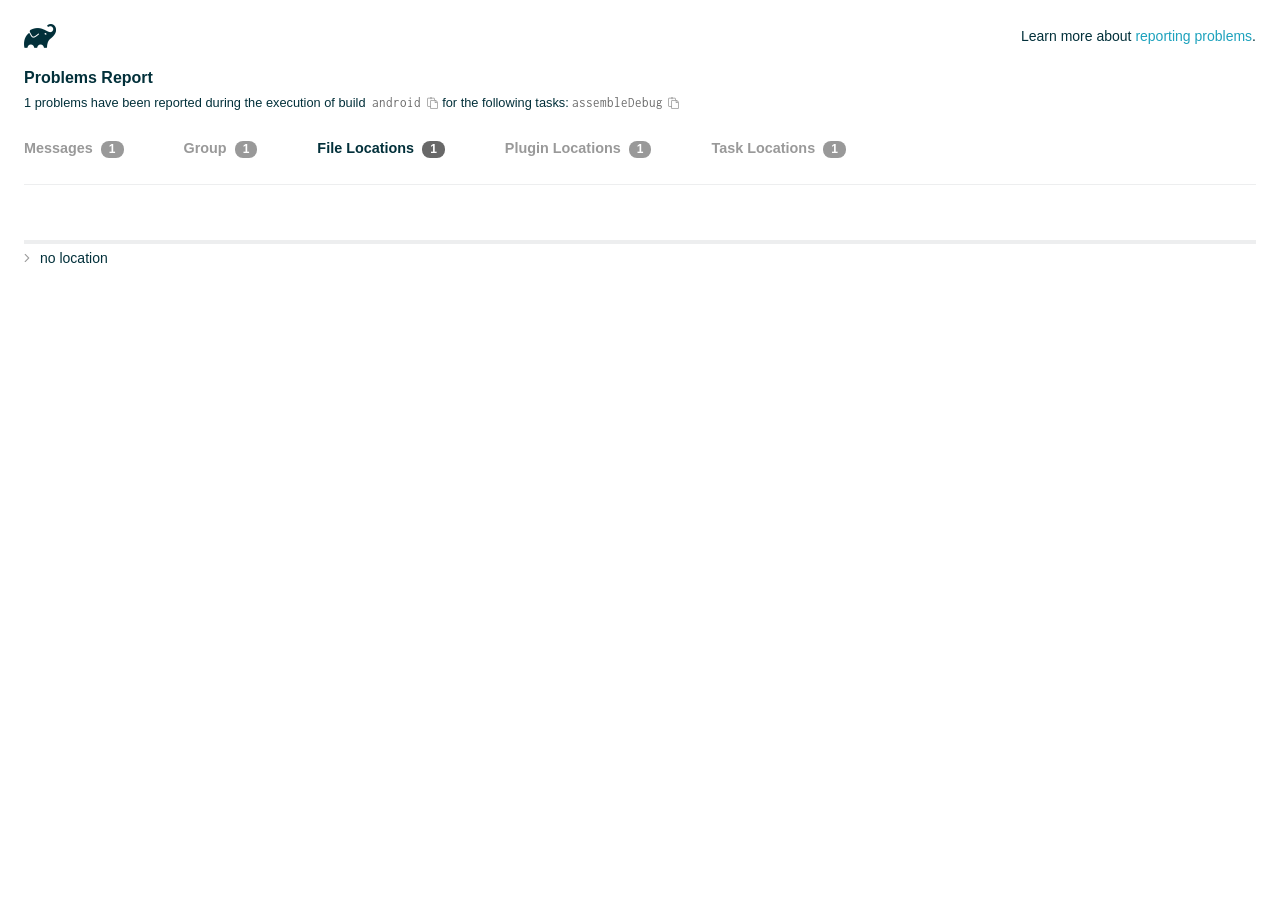
<file: android/build/reports/problems/problems-report.html>
<!DOCTYPE html>

<html lang="en">
<head>
    <!-- Required meta tags -->
    <meta charset="utf-8">
    <meta name="viewport" content="width=device-width, initial-scale=1, shrink-to-fit=no">

                    <style type="text/css">
                /*! normalize.css v7.0.0 | MIT License | github.com/necolas/normalize.css */
html {
    line-height: 1.15;
    -ms-text-size-adjust: 100%;
    -webkit-text-size-adjust: 100%
}

body {
    margin: 0
}

article, aside, footer, header, nav, section {
    display: block
}

h1 {
    font-size: 2em;
    margin: .67em 0
}

figcaption, figure, main {
    display: block
}

figure {
    margin: 1em 40px
}

hr {
    box-sizing: content-box;
    height: 0;
    overflow: visible
}

pre {
    font-family: monospace, monospace;
    font-size: 1em
}

a {
    background-color: transparent;
    -webkit-text-decoration-skip: objects
}

abbr[title] {
    border-bottom: none;
    text-decoration: underline;
    text-decoration: underline dotted
}

b, strong {
    font-weight: inherit
}

b, strong {
    font-weight: bolder
}

code, kbd, samp {
    font-family: monospace, monospace;
    font-size: 1em
}

dfn {
    font-style: italic
}

mark {
    background-color: #ff0;
    color: #000
}

small {
    font-size: 80%
}

sub, sup {
    font-size: 75%;
    line-height: 0;
    position: relative;
    vertical-align: baseline
}

sub {
    bottom: -.25em
}

sup {
    top: -.5em
}

audio, video {
    display: inline-block
}

audio:not([controls]) {
    display: none;
    height: 0
}

img {
    border-style: none
}

svg:not(:root) {
    overflow: hidden
}

button, input, optgroup, select, textarea {
    font-family: sans-serif;
    font-size: 100%;
    line-height: 1.15;
    margin: 0
}

button, input {
    overflow: visible
}

button, select {
    text-transform: none
}

[type=reset], [type=submit], button, html [type=button] {
    -webkit-appearance: button
}

[type=button]::-moz-focus-inner, [type=reset]::-moz-focus-inner, [type=submit]::-moz-focus-inner, button::-moz-focus-inner {
    border-style: none;
    padding: 0
}

[type=button]:-moz-focusring, [type=reset]:-moz-focusring, [type=submit]:-moz-focusring, button:-moz-focusring {
    outline: 1px dotted ButtonText
}

fieldset {
    padding: .35em .75em .625em
}

legend {
    box-sizing: border-box;
    color: inherit;
    display: table;
    max-width: 100%;
    padding: 0;
    white-space: normal
}

progress {
    display: inline-block;
    vertical-align: baseline
}

textarea {
    overflow: auto
}

[type=checkbox], [type=radio] {
    box-sizing: border-box;
    padding: 0
}

[type=number]::-webkit-inner-spin-button, [type=number]::-webkit-outer-spin-button {
    height: auto
}

[type=search] {
    -webkit-appearance: textfield;
    outline-offset: -2px
}

[type=search]::-webkit-search-cancel-button, [type=search]::-webkit-search-decoration {
    -webkit-appearance: none
}

::-webkit-file-upload-button {
    -webkit-appearance: button;
    font: inherit
}

details, menu {
    display: block
}

summary {
    display: list-item
}

canvas {
    display: inline-block
}

template {
    display: none
}

[hidden] {
    display: none
}

/* configuration cache styles */

.report-wrapper {
    margin: 0;
    padding: 0 24px;
}

.gradle-logo {
    width: 32px;
    height: 24px;
    background-image: url("[data-uri]");
    background-size: contain;
}

.header {
    display: flex;
    flex-wrap: wrap;
    position: fixed;
    top: 0;
    left: 0;
    width: 100%;
    padding: 24px 24px 0 24px;
    background-color: white;
    z-index: 1;
}

.learn-more {
    margin-left: auto;
    align-self: center;
    font-size: 0.875rem;
    font-weight: normal;
}

.title {
    display: flex;
    align-items: center;
    padding: 18px 0 24px 0;
    flex: 1 0 100%;
}

.content {
    font-size: 0.875rem;
    padding: 240px 0 48px;
    overflow-x: auto;
    white-space: nowrap;
}

.content ol:first-of-type {
    margin: 0;
}

.tree-btn {
    cursor: pointer;
    display: inline-block;
    width: 16px;
    height: 16px;
    background-size: contain;
    background-repeat: no-repeat;
    vertical-align: middle;
    margin-top: -0.2em;
}

.tree-btn.collapsed {
    background-image: url('data:image/svg+xml;utf8,<svg xmlns="http://www.w3.org/2000/svg" viewBox="0 0 192 512"><path d="M166.9 264.5l-117.8 116c-4.7 4.7-12.3 4.7-17 0l-7.1-7.1c-4.7-4.7-4.7-12.3 0-17L127.3 256 25.1 155.6c-4.7-4.7-4.7-12.3 0-17l7.1-7.1c4.7-4.7 12.3-4.7 17 0l117.8 116c4.6 4.7 4.6 12.3-.1 17z" fill="%23999999" stroke="%23999999"/></svg>');
}

.tree-btn.expanded {
    background-image: url('data:image/svg+xml;utf8,<svg xmlns="http://www.w3.org/2000/svg" viewBox="0 0 256 512"><path d="M119.5 326.9L3.5 209.1c-4.7-4.7-4.7-12.3 0-17l7.1-7.1c4.7-4.7 12.3-4.7 17 0L128 287.3l100.4-102.2c4.7-4.7 12.3-4.7 17 0l7.1 7.1c4.7 4.7 4.7 12.3 0 17L136.5 327c-4.7 4.6-12.3 4.6-17-.1z" fill="%23999999" stroke="%23999999"/></svg>');
}

ul .tree-btn {
    margin-right: 3px;
}

.leaf-icon {
    display: inline-block;
    width: 16px;
    height: 16px;
    background-image: url('data:image/svg+xml;utf8,<svg xmlns="http://www.w3.org/2000/svg" viewBox="0 0 256 512"><path d="M32 256 H224" stroke="%23999999" stroke-width="48" stroke-linecap="round"/></svg>');
    background-size: contain;
    background-repeat: no-repeat;
    vertical-align: middle;
    margin-top: -0.2em;
}

.invisible-text {
    user-select: all; /* Allow the text to be selectable */
    color: transparent; /* Hide the text */
    text-indent: -9999px; /* Move the text out of view */
    position: relative;
    white-space: pre; /* Preserve meaningful whitespace in the invisible text for copying */
}

.text-for-copy {
    display: inline-block;
}

.enum-icon {
    display: inline-block;
    width: 16px;
    height: 16px;
    background-image: url('data:image/svg+xml;utf8,<svg xmlns="http://www.w3.org/2000/svg" viewBox="0 0 1024 1024"><circle cx="512" cy="512" r="200" /></svg>');
    background-size: contain;
    background-repeat: no-repeat;
    vertical-align: middle;
    margin-inline-start: 0.5ex;
    margin-inline-end: 0.5ex;
    margin-top: -0.2em;
}

.error-icon {
    display: inline-block;
    width: 16px;
    height: 16px;
    background-image: url('data:image/svg+xml;utf8,<svg xmlns="http://www.w3.org/2000/svg" viewBox="0 0 320 512"><path d="M193.94 256L296.5 153.44l21.15-21.15c3.12-3.12 3.12-8.19 0-11.31l-22.63-22.63c-3.12-3.12-8.19-3.12-11.31 0L160 222.06 36.29 98.34c-3.12-3.12-8.19-3.12-11.31 0L2.34 120.97c-3.12 3.12-3.12 8.19 0 11.31L126.06 256 2.34 379.71c-3.12 3.12-3.12 8.19 0 11.31l22.63 22.63c3.12 3.12 8.19 3.12 11.31 0L160 289.94 262.56 392.5l21.15 21.15c3.12 3.12 8.19 3.12 11.31 0l22.63-22.63c3.12-3.12 3.12-8.19 0-11.31L193.94 256z" fill="%23FC461E" stroke="%23FC461E"/></svg>');
    background-size: contain;
    background-repeat: no-repeat;
    vertical-align: middle;
    margin-inline-start: 0.5ex;
    margin-inline-end: 0.5ex;
    margin-top: -0.2em;
}

.advice-icon {
    display: inline-block;
    width: 16px;
    height: 16px;
    background-image: url('data:image/svg+xml;utf8,<svg width="800px" height="800px" viewBox="-4.93 0 122.88 122.88" version="1.1" id="Layer_1" xmlns="http://www.w3.org/2000/svg" xmlns:xlink="http://www.w3.org/1999/xlink"  style="enable-background:new 0 0 113.01 122.88" xml:space="preserve"><g><path d="M44.13,102.06c-1.14,0.03-2.14-0.81-2.3-1.96c-0.17-1.2,0.64-2.31,1.82-2.54c-1.3-7.37-4.85-11.43-8.6-15.72 c-2.92-3.34-5.95-6.81-8.34-11.92c-2.35-5.03-3.64-10.23-3.6-15.63c0.05-5.4,1.42-10.96,4.4-16.71c0.02-0.04,0.04-0.07,0.06-0.11 l0,0c3.91-6.62,9.38-11.04,15.47-13.52c5.11-2.09,10.66-2.8,16.1-2.3c5.42,0.5,10.73,2.2,15.37,4.94 c5.9,3.49,10.75,8.67,13.42,15.21c1.44,3.54,2.42,7.49,2.54,11.82c0.12,4.31-0.62,8.96-2.61,13.88 c-2.66,6.59-6.18,10.68-9.47,14.51c-3.03,3.53-5.85,6.81-7.42,11.84c0.89,0.21,1.59,0.94,1.73,1.9c0.17,1.24-0.7,2.39-1.94,2.56 l-0.77,0.11c-0.14,1.09-0.23,2.26-0.27,3.51l0.25-0.04c1.24-0.17,2.39,0.7,2.56,1.94c0.17,1.24-0.7,2.39-1.94,2.56l-0.78,0.11 c0.01,0.15,0.02,0.3,0.03,0.45l0,0c0.07,0.88,0.08,1.73,0.03,2.54l0.13-0.02c1.25-0.15,2.38,0.74,2.54,1.98 c0.15,1.25-0.74,2.38-1.98,2.54l-1.68,0.21c-1.2,3.11-3.34,5.48-5.87,6.94c-1.74,1.01-3.67,1.59-5.61,1.71 c-1.97,0.12-3.96-0.25-5.78-1.13c-2.08-1.02-3.94-2.71-5.29-5.14c-0.65-0.33-1.13-0.97-1.23-1.75c-0.04-0.31-0.01-0.61,0.07-0.89 c-0.39-1.16-0.68-2.43-0.87-3.83l-0.07,0.01c-1.24,0.17-2.39-0.7-2.56-1.94c-0.17-1.24,0.7-2.39,1.94-2.56l0.54-0.08 C44.19,104.32,44.18,103.16,44.13,102.06L44.13,102.06z M2.18,58.86C1.01,58.89,0.04,57.98,0,56.81c-0.04-1.17,0.88-2.14,2.05-2.18 l8.7-0.3c1.17-0.04,2.14,0.88,2.18,2.05c0.04,1.17-0.88,2.14-2.05,2.18L2.18,58.86L2.18,58.86z M110.68,50.25 c1.16-0.12,2.2,0.73,2.32,1.89c0.12,1.16-0.73,2.2-1.89,2.32l-8.66,0.91c-1.16,0.12-2.2-0.73-2.32-1.89 c-0.12-1.16,0.73-2.2,1.89-2.32L110.68,50.25L110.68,50.25z M94.91,14.78c0.65-0.97,1.96-1.23,2.93-0.58 c0.97,0.65,1.23,1.96,0.58,2.93l-4.84,7.24c-0.65,0.97-1.96,1.23-2.93,0.58c-0.97-0.65-1.23-1.96-0.58-2.93L94.91,14.78 L94.91,14.78z M57.63,2.06c0.03-1.17,1-2.09,2.16-2.06c1.17,0.03,2.09,1,2.06,2.16l-0.22,8.7c-0.03,1.17-1,2.09-2.16,2.06 c-1.17-0.03-2.09-1-2.06-2.16L57.63,2.06L57.63,2.06z M13.88,15.53c-0.86-0.8-0.9-2.14-0.11-2.99c0.8-0.86,2.14-0.9,2.99-0.11 l6.37,5.94c0.86,0.8,0.9,2.14,0.11,2.99c-0.8,0.86-2.14,0.9-2.99,0.11L13.88,15.53L13.88,15.53z M47.88,96.95l18.49-2.63 c1.59-6.7,5.05-10.73,8.8-15.08c3.08-3.58,6.36-7.4,8.76-13.34c1.76-4.35,2.41-8.43,2.31-12.19c-0.1-3.75-0.96-7.21-2.24-10.34 c-2.3-5.63-6.51-10.11-11.65-13.15c-4.11-2.43-8.8-3.94-13.59-4.37c-4.77-0.44-9.64,0.19-14.13,2.02 c-5.26,2.15-9.99,5.97-13.39,11.72c-2.64,5.12-3.86,10.02-3.9,14.73c-0.04,4.74,1.11,9.33,3.2,13.8c2.13,4.56,4.97,7.8,7.69,10.92 C42.47,83.9,46.48,88.49,47.88,96.95L47.88,96.95z M65.62,99.02l-17.27,2.45c0.05,1.1,0.07,2.25,0.05,3.47l17.05-2.42 C65.47,101.29,65.52,100.12,65.62,99.02L65.62,99.02z M48.49,109.52c0.12,0.92,0.3,1.76,0.53,2.54l16.55-2.04 c0.11-0.86,0.13-1.77,0.05-2.74l0,0l0-0.02l-0.01-0.17L48.49,109.52L48.49,109.52z M51.37,116.36c0.64,0.67,1.35,1.19,2.1,1.55 c1.15,0.56,2.42,0.79,3.67,0.72c1.29-0.08,2.57-0.47,3.74-1.15c1.1-0.64,2.09-1.53,2.88-2.65L51.37,116.36L51.37,116.36z"/></g></svg>');
    background-size: contain;
    background-repeat: no-repeat;
    vertical-align: middle;
    margin-inline-start: 0.5ex;
    margin-inline-end: 0.5ex;
    margin-top: -0.2em;
}

.warning-icon {
    display: inline-block;
    width: 13px;
    height: 13px;
    background-image: url('data:image/svg+xml;utf8,<svg xmlns="http://www.w3.org/2000/svg" viewBox="0 0 576 512"><path d="M270.2 160h35.5c3.4 0 6.1 2.8 6 6.2l-7.5 196c-.1 3.2-2.8 5.8-6 5.8h-20.5c-3.2 0-5.9-2.5-6-5.8l-7.5-196c-.1-3.4 2.6-6.2 6-6.2zM288 388c-15.5 0-28 12.5-28 28s12.5 28 28 28 28-12.5 28-28-12.5-28-28-28zm281.5 52L329.6 24c-18.4-32-64.7-32-83.2 0L6.5 440c-18.4 31.9 4.6 72 41.6 72H528c36.8 0 60-40 41.5-72zM528 480H48c-12.3 0-20-13.3-13.9-24l240-416c6.1-10.6 21.6-10.7 27.7 0l240 416c6.2 10.6-1.5 24-13.8 24z" fill="%23DEAD22" stroke="%23DEAD22"/></svg>');
    background-size: contain;
    background-repeat: no-repeat;
    vertical-align: middle;
    margin-inline-start: 0.3ex;
    margin-inline-end: 1.1ex;
    margin-top: -0.1em;
}

.documentation-button {
    cursor: pointer;
    display: inline-block;
    width: 13px;
    height: 13px;
    background-image: url('data:image/svg+xml;utf8,<svg xmlns="http://www.w3.org/2000/svg" viewBox="0 0 512 512"><path d="M256 340c-15.464 0-28 12.536-28 28s12.536 28 28 28 28-12.536 28-28-12.536-28-28-28zm7.67-24h-16c-6.627 0-12-5.373-12-12v-.381c0-70.343 77.44-63.619 77.44-107.408 0-20.016-17.761-40.211-57.44-40.211-29.144 0-44.265 9.649-59.211 28.692-3.908 4.98-11.054 5.995-16.248 2.376l-13.134-9.15c-5.625-3.919-6.86-11.771-2.645-17.177C185.658 133.514 210.842 116 255.67 116c52.32 0 97.44 29.751 97.44 80.211 0 67.414-77.44 63.849-77.44 107.408V304c0 6.627-5.373 12-12 12zM256 40c118.621 0 216 96.075 216 216 0 119.291-96.61 216-216 216-119.244 0-216-96.562-216-216 0-119.203 96.602-216 216-216m0-32C119.043 8 8 119.083 8 256c0 136.997 111.043 248 248 248s248-111.003 248-248C504 119.083 392.957 8 256 8z" fill="%23999999" stroke="%23999999"/></svg>');
    background-size: contain;
    background-repeat: no-repeat;
    vertical-align: middle;
    margin-inline-start: 0.5ex;
    margin-inline-end: 0.5ex;
    margin-top: -0.2em;
}

.documentation-button::selection {
    color: transparent;
}

.documentation-button:hover {
    color: transparent;
}

.copy-button {
    cursor: pointer;
    display: inline-block;
    width: 12px;
    height: 12px;
    background-image: url('data:image/svg+xml;utf8,<svg xmlns="http://www.w3.org/2000/svg" viewBox="0 0 448 512"><path d="M433.941 193.941l-51.882-51.882A48 48 0 0 0 348.118 128H320V80c0-26.51-21.49-48-48-48h-66.752C198.643 13.377 180.858 0 160 0s-38.643 13.377-45.248 32H48C21.49 32 0 53.49 0 80v288c0 26.51 21.49 48 48 48h80v48c0 26.51 21.49 48 48 48h224c26.51 0 48-21.49 48-48V227.882a48 48 0 0 0-14.059-33.941zm-22.627 22.627a15.888 15.888 0 0 1 4.195 7.432H352v-63.509a15.88 15.88 0 0 1 7.431 4.195l51.883 51.882zM160 30c9.941 0 18 8.059 18 18s-8.059 18-18 18-18-8.059-18-18 8.059-18 18-18zM48 384c-8.822 0-16-7.178-16-16V80c0-8.822 7.178-16 16-16h66.752c6.605 18.623 24.389 32 45.248 32s38.643-13.377 45.248-32H272c8.822 0 16 7.178 16 16v48H176c-26.51 0-48 21.49-48 48v208H48zm352 96H176c-8.822 0-16-7.178-16-16V176c0-8.822 7.178-16 16-16h144v72c0 13.2 10.8 24 24 24h72v208c0 8.822-7.178 16-16 16z" fill="%23999999" stroke="%23999999"/></svg>');
    background-size: contain;
    background-repeat: no-repeat;
    vertical-align: middle;
    margin-inline-start: 0.5ex;
    margin-top: -0.2em;
}

.groups{
    display: flex;
    border-bottom: 1px solid #EDEEEF;
    flex: 1 0 100%;
}

.uncategorized {
    display: flex;
    border-top: 4px solid #EDEEEF;
    flex: 1 0 100%;
}

.group-selector {
    padding: 0 52px 24px 0;
    font-size: 0.9rem;
    font-weight: bold;
    color: #999999;
    cursor: pointer;
}

.group-selector__count {
    margin: 0 8px;
    border-radius: 8px;
    background-color: #999;
    color: #fff;
    padding: 1px 8px 2px;
    font-size: 0.75rem;
}

.group-selector--active {
    color: #02303A;
    cursor: auto;
}

.group-selector--active .group-selector__count {
    background-color: #686868;
}

.group-selector--disabled {
    cursor: not-allowed;
}

.accordion-header {
    cursor: pointer;
}

.container {
    padding-left: 0.5em;
    padding-right: 0.5em;
}

.stacktrace {
    border-radius: 4px;
    overflow-x: auto;
    padding: 0.5rem;
    margin-bottom: 0;
    min-width: 1000px;
}

/* Lato (bold, regular) */
@font-face {
    font-display: swap;
    font-family: Lato;
    font-weight: 500;
    font-style: normal;
    src: url("https://assets.gradle.com/lato/fonts/lato-semibold/lato-semibold.woff2") format("woff2"),
    url("https://assets.gradle.com/lato/fonts/lato-semibold/lato-semibold.woff") format("woff");
}

@font-face {
    font-display: swap;
    font-family: Lato;
    font-weight: bold;
    font-style: normal;
    src: url("https://assets.gradle.com/lato/fonts/lato-bold/lato-bold.woff2") format("woff2"),
    url("https://assets.gradle.com/lato/fonts/lato-bold/lato-bold.woff") format("woff");
}

* {
    -webkit-box-sizing: border-box;
    -moz-box-sizing: border-box;
    box-sizing: border-box;
}

html,
body {
    margin: 0;
    padding: 0;
}

html {
    font-family: "Lato", "Helvetica Neue", Arial, sans-serif;
    font-size: 16px;
    font-weight: 400;
    line-height: 1.5;
}

body {
    color: #02303A;
    background-color: #ffffff;
    -webkit-text-size-adjust: 100%;
    -ms-text-size-adjust: 100%;
    -webkit-font-smoothing: antialiased;
}


/* typography */
h1, h2, h3, h4, h5, h6 {
    color: #02303A;
    text-rendering: optimizeLegibility;
    margin: 0;
}

h1 {
    font-size: 1rem;
}

h2 {
    font-size: 0.9rem;
}

h3 {
    font-size: 1.125rem;
}

h4, h5, h6 {
    font-size: 0.875rem;
}

h1 code {
    font-weight: bold;
}

ul, ol, dl {
    list-style-position: outside;
    line-height: 1.6;
    padding: 0;
    margin: 0 0 0 20px;
    list-style-type: none;
}

li {
    line-height: 2;
}

a {
    color: #1DA2BD;
    text-decoration: none;
    transition: all 0.3s ease, visibility 0s;
}

a:hover {
    color: #35c1e4;
}

/* code */
code, pre {
    font-family: Inconsolata, Monaco, "Courier New", monospace;
    font-style: normal;
    font-variant-ligatures: normal;
    font-variant-caps: normal;
    font-variant-numeric: normal;
    font-variant-east-asian: normal;
    font-weight: normal;
    font-stretch: normal;
    color: #686868;
}

*:not(pre) > code {
    letter-spacing: 0;
    padding: 0.1em 0.5ex;
    text-rendering: optimizeSpeed;
    word-spacing: -0.15em;
    word-wrap: break-word;
}

pre {
    font-size: 0.75rem;
    line-height: 1.8;
    margin-top: 0;
    margin-bottom: 1.5em;
    padding: 1rem;
}

pre code {
    background-color: transparent;
    color: inherit;
    line-height: 1.8;
    font-size: 100%;
    padding: 0;
}

a code {
    color: #1BA8CB;
}

pre.code, pre.programlisting, pre.screen, pre.tt {
    background-color: #f7f7f8;
    border-radius: 4px;
    font-size: 1em;
    line-height: 1.45;
    margin-bottom: 1.25em;
    overflow-x: auto;
    padding: 1rem;
}

li em, p em {
    padding: 0 1px;
}

code em, tt em {
    text-decoration: none;
}

code + .copy-button {
    margin-inline-start: 0.2ex;
}

.java-exception {
    font-size: 0.75rem;
    padding-left: 24px;
}

.java-exception ul {
    margin: 0;
    line-height: inherit;
}

.java-exception code {
    white-space: pre;
}

.java-exception-part-toggle {
    user-select: none;
    cursor: pointer;
    border-radius: 2px;
    padding: 0.1em 0.2em;
    background: azure;
    color: #686868;
}

                </style>
    <!-- Inconsolata is used as a default monospace font in the report. -->
    <link rel="stylesheet" href="https://fonts.googleapis.com/css?family=Inconsolata:400,700" />

    <title>Gradle Configuration Cache</title>
</head>
<body>

<div id="playground"></div>

<div class="report" id="report">
    Loading...
</div>

<script type="text/javascript">
function configurationCacheProblems() { return (
// begin-report-data
{"diagnostics":[{"locations":[{}],"problem":[{"text":"Executing Gradle on JVM versions 16 and lower has been deprecated."}],"severity":"WARNING","problemDetails":[{"text":"This will fail with an error in Gradle 9.0."}],"contextualLabel":"Executing Gradle on JVM versions 16 and lower has been deprecated.","documentationLink":"https://docs.gradle.org/8.14/userguide/upgrading_version_8.html#minimum_daemon_jvm_version","problemId":[{"name":"deprecation","displayName":"Deprecation"},{"name":"executing-gradle-on-jvm-versions-and-lower","displayName":"Executing Gradle on JVM versions 16 and lower has been deprecated."}],"solutions":[[{"text":"Use JVM 17 or greater to execute Gradle. Projects can continue to use older JVM versions via toolchains."}]]}],"problemsReport":{"totalProblemCount":1,"buildName":"android","requestedTasks":"assembleDebug","documentationLink":"https://docs.gradle.org/8.14/userguide/reporting_problems.html","documentationLinkCaption":"Problem report","summaries":[]}}
// end-report-data
);}
</script>
                <script type="text/javascript">
                !function(n,t){"object"==typeof exports&&"object"==typeof module?module.exports=t():"function"==typeof define&&define.amd?define([],t):"object"==typeof exports?exports["configuration-cache-report"]=t():n["configuration-cache-report"]=t()}(this,(()=>(({70:function(){void 0===ArrayBuffer.isView&&(ArrayBuffer.isView=function(n){return null!=n&&null!=n.__proto__&&n.__proto__.__proto__===Int8Array.prototype.__proto__}),void 0===Math.imul&&(Math.imul=function(n,t){return(4294901760&n)*(65535&t)+(65535&n)*(0|t)|0}),this["configuration-cache-report"]=function(n){"use strict";var t,r,i,e,u,o,f,s,c,a,h,l,_,v,d,g,w,b,p,m,k,q,y,B,C,x,j,P,I,S,z,T,E,L,N,A,M,F,D,O,R,H,$,G,U,V,Q,Z,Y,W,K,X,J,nn,tn,rn,en,un,on,fn,sn,cn,an,hn,ln,_n,vn,dn,gn,wn,bn,pn,mn,kn,qn,yn,Bn,Cn,xn,jn,Pn,In,Sn,zn,Tn,En,Ln,Nn,An,Mn=Math.imul,Fn=ArrayBuffer.isView;function Dn(n,t){if(!(t>=0))throw _u(ce("Requested element count "+t+" is less than zero."));return function(n,t){if(!(t>=0))throw _u(ce("Requested element count "+t+" is less than zero."));if(0===t)return Ct();if(t>=n.length)return function(n){switch(n.length){case 0:return Ct();case 1:return qr(n[0]);default:return function(n){return Hr(function(n){return new It(n,!1)}(n))}(n)}}(n);if(1===t)return qr(n[0]);var r=0,i=Rr(),e=0,u=n.length;n:for(;e<u;){var o=n[e];if(e=e+1|0,i.d(o),(r=r+1|0)===t)break n}return i}(n,rt(n.length-t|0,0))}function On(n,t,r,i,e,u,o){return t=t===A?", ":t,r=r===A?"":r,i=i===A?"":i,e=e===A?-1:e,u=u===A?"...":u,o=o===A?null:o,function(n,t,r,i,e,u,o,f){r=r===A?", ":r,i=i===A?"":i,e=e===A?"":e,u=u===A?-1:u,o=o===A?"...":o,f=f===A?null:f,t.e(i);var s=0,c=0,a=n.length;n:for(;c<a;){var h=n[c];if(c=c+1|0,(s=s+1|0)>1&&t.e(r),!(u<0||s<=u))break n;Jt(t,h,f)}return u>=0&&s>u&&t.e(o),t.e(e),t}(n,Bi(),t,r,i,e,u,o).toString()}function Rn(n){return n.length-1|0}function Hn(n,t){if(null==t){var r=0,i=n.length-1|0;if(r<=i)do{var e=r;if(r=r+1|0,null==n[e])return e}while(r<=i)}else{var u=0,o=n.length-1|0;if(u<=o)do{var f=u;if(u=u+1|0,le(t,n[f]))return f}while(u<=o)}return-1}function $n(n,t,r,i,e,u,o){return t=t===A?", ":t,r=r===A?"":r,i=i===A?"":i,e=e===A?-1:e,u=u===A?"...":u,o=o===A?null:o,Gn(n,Bi(),t,r,i,e,u,o).toString()}function Gn(n,t,r,i,e,u,o,f){r=r===A?", ":r,i=i===A?"":i,e=e===A?"":e,u=u===A?-1:u,o=o===A?"...":o,f=f===A?null:f,t.e(i);var s=0,c=n.f();n:for(;c.g();){var a=c.h();if((s=s+1|0)>1&&t.e(r),!(u<0||s<=u))break n;Jt(t,a,f)}return u>=0&&s>u&&t.e(o),t.e(e),t}function Un(n){if(n.i())throw xu("List is empty.");return n.j(0)}function Vn(n){return new tt(n)}function Qn(n){if(Ke(n,Di)){var t;switch(n.k()){case 0:t=Ct();break;case 1:t=qr(Ke(n,Fi)?n.j(0):n.f().h());break;default:t=Zn(n)}return t}return xt(Xn(n))}function Zn(n){return Hr(n)}function Yn(n){if(Ke(n,Di)&&n.k()<=1)return Qn(n);var t=Xn(n);return function(n){var t=(n.k()/2|0)-1|0;if(t<0)return br();var r=jt(n),i=0;if(i<=t)do{var e=i;i=i+1|0;var u=n.j(e);n.f4(e,n.j(r)),n.f4(r,u),r=r-1|0}while(e!==t)}(t),t}function Wn(n,t){if(!(t>=0))throw _u(ce("Requested element count "+t+" is less than zero."));return function(n,t){if(!(t>=0))throw _u(ce("Requested element count "+t+" is less than zero."));if(0===t)return Ct();if(Ke(n,Di)){if(t>=n.k())return Qn(n);if(1===t)return qr(function(n){if(Ke(n,Fi))return Un(n);var t=n.f();if(!t.g())throw xu("Collection is empty.");return t.h()}(n))}var r=0,i=Rr(),e=n.f();n:for(;e.g();){var u=e.h();if(i.d(u),(r=r+1|0)===t)break n}return xt(i)}(n,rt(n.k()-t|0,0))}function Kn(n,t){if(!(t>=0))throw _u(ce("Requested element count "+t+" is less than zero."));if(0===t)return Ct();var r=n.k();if(t>=r)return Qn(n);if(1===t)return qr(Jn(n));var i=Rr();if(Ke(n,bi)){var e=r-t|0;if(e<r)do{var u=e;e=e+1|0,i.d(n.j(u))}while(e<r)}else for(var o=n.l(r-t|0);o.g();){var f=o.h();i.d(f)}return i}function Xn(n){return Ke(n,Di)?Zn(n):nt(n,Or())}function Jn(n){if(n.i())throw xu("List is empty.");return n.j(jt(n))}function nt(n,t){for(var r=n.f();r.g();){var i=r.h();t.d(i)}return t}function tt(n){this.n_1=n}function rt(n,t){return n<t?t:n}function it(n,t){return n>t?t:n}function et(n,t){return Kt().q(n,t,-1)}function ut(n,t){return new Ft(n,t)}function ot(n){var t=n.f();if(!t.g())return Ct();var r=t.h();if(!t.g())return qr(r);var i=Or();for(i.d(r);t.g();)i.d(t.h());return i}function ft(n){this.r_1=n}function st(n,t){this.s_1=n,this.t_1=t}function ct(){}function at(n){this.x_1=n,this.w_1=0}function ht(n,t){this.a1_1=n,at.call(this,n),_t().b1(t,this.a1_1.k()),this.w_1=t}function lt(){t=this}function _t(){return null==t&&new lt,t}function vt(){_t(),ct.call(this)}function dt(n){this.h1_1=n}function gt(n,t){return t===n?"(this Map)":Vi(t)}function wt(n,t){var r;n:{for(var i=n.o().f();i.g();){var e=i.h();if(le(e.j1(),t)){r=e;break n}}r=null}return r}function bt(){r=this}function pt(){return null==r&&new bt,r}function mt(n){this.q1_1=n,ct.call(this)}function kt(){pt(),this.n1_1=null,this.o1_1=null}function qt(){i=this}function yt(){return null==i&&new qt,i}function Bt(n){return n.length>0?ou(n):Ct()}function Ct(){return null==e&&new Pt,e}function xt(n){switch(n.k()){case 0:return Ct();case 1:return qr(n.j(0));default:return n}}function jt(n){return n.k()-1|0}function Pt(){e=this,this.z1_1=new ke(-1478467534,-1720727600)}function It(n,t){this.b2_1=n,this.c2_1=t}function St(){u=this}function zt(){return null==u&&new St,u}function Tt(n,t){return Ke(n,Di)?n.k():t}function Et(n,t){if(Ke(t,Di))return n.m(t);for(var r=!1,i=t.f();i.g();){var e=i.h();n.d(e)&&(r=!0)}return r}function Lt(){}function Nt(n,t){this.h2_1=n,this.g2_1=n.i2_1.l(function(n,t){if(!(0<=t&&t<=n.k()))throw du("Position index "+t+" must be in range ["+Ve(0,n.k())+"].");return n.k()-t|0}(n,t))}function At(n){vt.call(this),this.i2_1=n}function Mt(n){this.k2_1=n,this.j2_1=n.l2_1.f()}function Ft(n,t){this.l2_1=n,this.m2_1=t}function Dt(n){for(;n.n2_1.g();){var t=n.n2_1.h();if(n.q2_1.t2_1(t)===n.q2_1.s2_1)return n.p2_1=t,n.o2_1=1,br()}n.o2_1=0}function Ot(n){this.q2_1=n,this.n2_1=n.r2_1.f(),this.o2_1=-1,this.p2_1=null}function Rt(n,t,r){t=t===A||t,this.r2_1=n,this.s2_1=t,this.t2_1=r}function Ht(){return null==o&&new $t,o}function $t(){o=this,this.u2_1=new ke(1993859828,793161749)}function Gt(n,t,r){return Ut(Ut(n,r)-Ut(t,r)|0,r)}function Ut(n,t){var r=n%t|0;return r>=0?r:r+t|0}function Vt(){f=this,this.p_1=new Zt(1,0)}function Qt(){return null==f&&new Vt,f}function Zt(n,t){Qt(),Xt.call(this,n,t,1)}function Yt(n,t,r){Lt.call(this),this.d3_1=r,this.e3_1=t,this.f3_1=this.d3_1>0?n<=t:n>=t,this.g3_1=this.f3_1?n:this.e3_1}function Wt(){s=this}function Kt(){return null==s&&new Wt,s}function Xt(n,t,r){if(Kt(),0===r)throw _u("Step must be non-zero.");if(r===mr().MIN_VALUE)throw _u("Step must be greater than Int.MIN_VALUE to avoid overflow on negation.");this.z2_1=n,this.a3_1=function(n,t,r){var i;if(r>0)i=n>=t?t:t-Gt(t,n,r)|0;else{if(!(r<0))throw _u("Step is zero.");i=n<=t?t:t+Gt(n,t,0|-r)|0}return i}(n,t,r),this.b3_1=r}function Jt(n,t,r){null!=r?n.e(r(t)):null==t||nu(t)?n.e(t):t instanceof Mi?n.i3(t.h3_1):n.e(Vi(t))}function nr(n,t,r){if(n===t)return!0;if(!(r=r!==A&&r))return!1;var i=xi(n),e=xi(t);return i===e||le(new Mi(ne(Li(i).toLowerCase(),0)),new Mi(ne(Li(e).toLowerCase(),0)))}function tr(n){return re(n)-1|0}function rr(n,t,r,i){return r=r===A?0:r,(i=i!==A&&i)||"string"!=typeof n?ir(n,t,r,re(n),i):n.indexOf(t,r)}function ir(n,t,r,i,e,u){var o=(u=u!==A&&u)?et(it(r,tr(n)),rt(i,0)):Ve(rt(r,0),it(i,re(n)));if("string"==typeof n&&"string"==typeof t){var f=o.z2_1,s=o.a3_1,c=o.b3_1;if(c>0&&f<=s||c<0&&s<=f)do{var a=f;if(f=f+c|0,Ti(t,0,n,a,re(t),e))return a}while(a!==s)}else{var h=o.z2_1,l=o.a3_1,_=o.b3_1;if(_>0&&h<=l||_<0&&l<=h)do{var v=h;if(h=h+_|0,fr(t,0,n,v,re(t),e))return v}while(v!==l)}return-1}function er(n){var t=0,r=re(n)-1|0,i=!1;n:for(;t<=r;){var e=ji(ne(n,i?r:t));if(i){if(!e)break n;r=r-1|0}else e?t=t+1|0:i=!0}return ie(n,t,r+1|0)}function ur(n,t){return ce(ie(n,t.y2(),t.c3()+1|0))}function or(n,t,r,i,e){r=r===A?0:r,i=i!==A&&i,sr(e=e===A?0:e);var u,o,f=ou(t);return new hr(n,r,e,(u=f,o=i,function(n,t){var r=function(n,t,r,i){if(!i&&1===t.k()){var e=function(n){if(Ke(n,Fi))return function(n){var t;switch(n.k()){case 0:throw xu("List is empty.");case 1:t=n.j(0);break;default:throw _u("List has more than one element.")}return t}(n);var t=n.f();if(!t.g())throw xu("Collection is empty.");var r=t.h();if(t.g())throw _u("Collection has more than one element.");return r}(t),u=rr(n,e,r);return u<0?null:_r(u,e)}var o=Ve(rt(r,0),re(n));if("string"==typeof n){var f=o.z2_1,s=o.a3_1,c=o.b3_1;if(c>0&&f<=s||c<0&&s<=f)do{var a,h=f;f=f+c|0;n:{for(var l=t.f();l.g();){var _=l.h();if(Ti(_,0,n,h,_.length,i)){a=_;break n}}a=null}if(null!=a)return _r(h,a)}while(h!==s)}else{var v=o.z2_1,d=o.a3_1,g=o.b3_1;if(g>0&&v<=d||g<0&&d<=v)do{var w,b=v;v=v+g|0;n:{for(var p=t.f();p.g();){var m=p.h();if(fr(m,0,n,b,m.length,i)){w=m;break n}}w=null}if(null!=w)return _r(b,w)}while(b!==d)}return null}(n,u,t,o);return null==r?null:_r(r.t3_1,r.u3_1.length)}))}function fr(n,t,r,i,e,u){if(i<0||t<0||t>(re(n)-e|0)||i>(re(r)-e|0))return!1;var o=0;if(o<e)do{var f=o;if(o=o+1|0,!nr(ne(n,t+f|0),ne(r,i+f|0),u))return!1}while(o<e);return!0}function sr(n){if(!(n>=0))throw _u(ce("Limit must be non-negative, but was "+n))}function cr(n){if(n.l3_1<0)n.j3_1=0,n.m3_1=null;else{var t;if(n.o3_1.r3_1>0?(n.n3_1=n.n3_1+1|0,t=n.n3_1>=n.o3_1.r3_1):t=!1,t||n.l3_1>re(n.o3_1.p3_1))n.m3_1=Ve(n.k3_1,tr(n.o3_1.p3_1)),n.l3_1=-1;else{var r=n.o3_1.s3_1(n.o3_1.p3_1,n.l3_1);if(null==r)n.m3_1=Ve(n.k3_1,tr(n.o3_1.p3_1)),n.l3_1=-1;else{var i=r.v3(),e=r.w3();n.m3_1=function(n,t){return t<=mr().MIN_VALUE?Qt().p_1:Ve(n,t-1|0)}(n.k3_1,i),n.k3_1=i+e|0,n.l3_1=n.k3_1+(0===e?1:0)|0}}n.j3_1=1}}function ar(n){this.o3_1=n,this.j3_1=-1,this.k3_1=function(n,t,r){if(0>r)throw _u("Cannot coerce value to an empty range: maximum "+r+" is less than minimum 0.");return n<0?0:n>r?r:n}(n.q3_1,0,re(n.p3_1)),this.l3_1=this.k3_1,this.m3_1=null,this.n3_1=0}function hr(n,t,r,i){this.p3_1=n,this.q3_1=t,this.r3_1=r,this.s3_1=i}function lr(n,t){this.t3_1=n,this.u3_1=t}function _r(n,t){return new lr(n,t)}function vr(){}function dr(){}function gr(){}function wr(){c=this}function br(){return null==c&&new wr,c}function pr(){a=this,this.MIN_VALUE=-2147483648,this.MAX_VALUE=2147483647,this.SIZE_BYTES=4,this.SIZE_BITS=32}function mr(){return null==a&&new pr,a}function kr(n){for(var t=[],r=n.f();r.g();)t.push(r.h());return t}function qr(n){return 0===(t=[n]).length?Or():Hr(new It(t,!0));var t}function yr(n){return n<0&&function(){throw Pu("Index overflow has happened.")}(),n}function Br(n){return void 0!==n.toArray?n.toArray():kr(n)}function Cr(n){return function(n,t){for(var r=0,i=n.length;r<i;){var e=n[r];r=r+1|0,t.d(e)}return t}(t=[n],(r=t.length,i=de(ve(ni)),function(n,t,r){Mr.call(r),ni.call(r),r.y5_1=function(n){return Kr(n,0,de(ve(Xr)))}(n)}(r,0,i),i));var t,r,i}function xr(){ct.call(this)}function jr(n){this.j4_1=n,this.h4_1=0,this.i4_1=-1}function Pr(n,t){this.n4_1=n,jr.call(this,n),_t().b1(t,this.n4_1.k()),this.h4_1=t}function Ir(){xr.call(this),this.o4_1=0}function Sr(n){this.r4_1=n}function zr(n){this.s4_1=n}function Tr(n,t){this.t4_1=n,this.u4_1=t}function Er(){Mr.call(this)}function Lr(n){this.x4_1=n,Mr.call(this)}function Nr(n){this.e5_1=n,xr.call(this)}function Ar(){kt.call(this),this.c5_1=null,this.d5_1=null}function Mr(){xr.call(this)}function Fr(){h=this;var n=Rr();n.c_1=!0,this.i5_1=n}function Dr(){return null==h&&new Fr,h}function Or(){return n=de(ve(Gr)),t=[],Gr.call(n,t),n;var n,t}function Rr(n){return t=de(ve(Gr)),r=[],Gr.call(t,r),t;var t,r}function Hr(n){return function(n,t){var r;return r=Br(n),Gr.call(t,r),t}(n,de(ve(Gr)))}function $r(n,t){return _t().e1(t,n.k()),t}function Gr(n){Dr(),Ir.call(this),this.b_1=n,this.c_1=!1}function Ur(n,t,r,i,e){if(r===i)return n;var u=(r+i|0)/2|0,o=Ur(n,t,r,u,e),f=Ur(n,t,u+1|0,i,e),s=o===t?n:t,c=r,a=u+1|0,h=r;if(h<=i)do{var l=h;if(h=h+1|0,c<=u&&a<=i){var _=o[c],v=f[a];e.compare(_,v)<=0?(s[l]=_,c=c+1|0):(s[l]=v,a=a+1|0)}else c<=u?(s[l]=o[c],c=c+1|0):(s[l]=f[a],a=a+1|0)}while(l!==i);return s}function Vr(n,t){return(3&n)-(3&t)|0}function Qr(){_=this}function Zr(n){this.n5_1=n,Er.call(this)}function Yr(n){return function(n,t){Ar.call(t),Xr.call(t),t.t5_1=n,t.u5_1=n.w5()}(new ui((null==_&&new Qr,_)),n),n}function Wr(){return Yr(de(ve(Xr)))}function Kr(n,t,r){if(Yr(r),!(n>=0))throw _u(ce("Negative initial capacity: "+n));if(!(t>=0))throw _u(ce("Non-positive load factor: "+t));return r}function Xr(){this.v5_1=null}function Jr(n,t){return Mr.call(t),ni.call(t),t.y5_1=n,t}function ni(){}function ti(n,t){var r=ii(n,n.h6_1.m5(t));if(null==r)return null;var i=r;if(null!=i&&Xe(i))return ri(i,n,t);var e=i;return n.h6_1.l5(e.j1(),t)?e:null}function ri(n,t,r){var i;n:{for(var e=0,u=n.length;e<u;){var o=n[e];if(e=e+1|0,t.h6_1.l5(o.j1(),r)){i=o;break n}}i=null}return i}function ii(n,t){var r=n.i6_1[t];return void 0===r?null:r}function ei(n){this.g6_1=n,this.z5_1=-1,this.a6_1=Object.keys(n.i6_1),this.b6_1=-1,this.c6_1=null,this.d6_1=!1,this.e6_1=-1,this.f6_1=null}function ui(n){this.h6_1=n,this.i6_1=this.k6(),this.j6_1=0}function oi(){}function fi(n){this.n6_1=n,this.l6_1=null,this.m6_1=null,this.m6_1=this.n6_1.y6_1.v6_1}function si(){v=this;var n,t=(_i(0,0,n=de(ve(vi))),n);t.x6_1=!0,this.e7_1=t}function ci(){return null==v&&new si,v}function ai(n,t,r){this.d7_1=n,Tr.call(this,t,r),this.b7_1=null,this.c7_1=null}function hi(n){this.y6_1=n,Er.call(this)}function li(){return Yr(n=de(ve(vi))),vi.call(n),n.w6_1=Wr(),n;var n}function _i(n,t,r){return Kr(n,t,r),vi.call(r),r.w6_1=Wr(),r}function vi(){ci(),this.v6_1=null,this.x6_1=!1}function di(){d=this;var n=gi(0),t=n.y5_1;(t instanceof vi?t:pe()).j5(),this.f7_1=n}function gi(n){return function(n,t){return function(n,t,r){Jr(function(n,t){return _i(n,t,de(ve(vi)))}(n,t),r),wi.call(r)}(n,0,t),t}(n,de(ve(wi)))}function wi(){null==d&&new di}function bi(){}function pi(){}function mi(n){pi.call(this),this.k7_1=n}function ki(){qi.call(this)}function qi(){pi.call(this),this.m7_1=""}function yi(){if(!w){w=!0;var n="undefined"!=typeof process&&process.versions&&!!process.versions.node;g=n?new mi(process.stdout):new ki}}function Bi(){return n=de(ve(Ci)),Ci.call(n,""),n;var n}function Ci(n){this.o7_1=void 0!==n?n:""}function xi(n){var t=Li(n).toUpperCase();return t.length>1?n:ne(t,0)}function ji(n){return function(n){return 9<=n&&n<=13||28<=n&&n<=32||160===n||n>4096&&(5760===n||8192<=n&&n<=8202||8232===n||8233===n||8239===n||8287===n||12288===n)}(n)}function Pi(){b=this,this.q7_1=new RegExp("[\\\\^$*+?.()|[\\]{}]","g"),this.r7_1=new RegExp("[\\\\$]","g"),this.s7_1=new RegExp("\\$","g")}function Ii(){return null==b&&new Pi,b}function Si(n,t){Ii(),this.v7_1=n,this.w7_1=function(n){if(Ke(n,Di)){var t;switch(n.k()){case 0:t=Ht();break;case 1:t=Cr(Ke(n,Fi)?n.j(0):n.f().h());break;default:t=nt(n,gi(n.k()))}return t}return function(n){switch(n.k()){case 0:return Ht();case 1:return Cr(n.f().h());default:return n}}(nt(n,(r=de(ve(wi)),Jr(li(),r),wi.call(r),r)));var r}(t),this.x7_1=new RegExp(n,$n(t,"","gu",A,A,A,zi)),this.y7_1=null,this.z7_1=null}function zi(n){return n.d8_1}function Ti(n,t,r,i,e,u){return fr(n,t,r,i,e,u=u!==A&&u)}function Ei(n,t){return n-t|0}function Li(n){return String.fromCharCode(n)}function Ni(){p=this,this.e8_1=0,this.f8_1=65535,this.g8_1=55296,this.h8_1=56319,this.i8_1=56320,this.j8_1=57343,this.k8_1=55296,this.l8_1=57343,this.m8_1=2,this.n8_1=16}function Ai(){return null==p&&new Ni,p}function Mi(n){Ai(),this.h3_1=n}function Fi(){}function Di(){}function Oi(){}function Ri(){}function Hi(){}function $i(){}function Gi(){m=this}function Ui(n,t){null==m&&new Gi,this.p8_1=n,this.q8_1=t}function Vi(n){var t=null==n?null:ce(n);return null==t?"null":t}function Qi(n){return new Zi(n)}function Zi(n){this.t8_1=n,this.s8_1=0}function Yi(){return Ji(),k}function Wi(){return Ji(),q}function Ki(){return Ji(),y}function Xi(){return Ji(),B}function Ji(){x||(x=!0,k=new ArrayBuffer(8),q=new Float64Array(Yi()),new Float32Array(Yi()),y=new Int32Array(Yi()),Wi()[0]=-1,B=0!==Ki()[0]?1:0,C=1-Xi()|0)}function ne(n,t){var r;if(te(n)){var i,e=n.charCodeAt(t);if(Ai(),e<0?i=!0:(Ai(),i=e>65535),i)throw _u("Invalid Char code: "+e);r=Ue(e)}else r=n.y3(t);return r}function te(n){return"string"==typeof n}function re(n){return te(n)?n.length:n.x3()}function ie(n,t,r){return te(n)?n.substring(t,r):n.z3(t,r)}function ee(n){return ce(n)}function ue(n,t){var r;switch(typeof n){case"number":r="number"==typeof t?oe(n,t):t instanceof ke?oe(n,t.w8()):fe(n,t);break;case"string":case"boolean":r=fe(n,t);break;default:r=function(n,t){return n.a4(t)}(n,t)}return r}function oe(n,t){var r;if(n<t)r=-1;else if(n>t)r=1;else if(n===t){var i;if(0!==n)i=0;else{var e=1/n;i=e===1/t?0:e<0?-1:1}r=i}else r=n!=n?t!=t?0:1:-1;return r}function fe(n,t){return n<t?-1:n>t?1:0}function se(n){if(!("kotlinHashCodeValue$"in n)){var t=4294967296*Math.random()|0,r=new Object;r.value=t,r.enumerable=!1,Object.defineProperty(n,"kotlinHashCodeValue$",r)}return n.kotlinHashCodeValue$}function ce(n){return null==n?"null":function(n){return!!Ye(n)||Fn(n)}(n)?"[...]":n.toString()}function ae(n){if(null==n)return 0;var t;switch(typeof n){case"object":t="function"==typeof n.hashCode?n.hashCode():se(n);break;case"function":t=se(n);break;case"number":t=function(n){return Ji(),(0|n)===n?Ge(n):(Wi()[0]=n,Mn(Ki()[(Ji(),C)],31)+Ki()[Xi()]|0)}(n);break;case"boolean":t=n?1:0;break;default:t=he(String(n))}return t}function he(n){var t=0,r=0,i=n.length-1|0;if(r<=i)do{var e=r;r=r+1|0;var u=n.charCodeAt(e);t=Mn(t,31)+u|0}while(e!==i);return t}function le(n,t){return null==n?null==t:null!=t&&("object"==typeof n&&"function"==typeof n.equals?n.equals(t):n!=n?t!=t:"number"==typeof n&&"number"==typeof t?n===t&&(0!==n||1/n==1/t):n===t)}function _e(n,t){null!=Error.captureStackTrace?Error.captureStackTrace(n,t):n.stack=(new Error).stack}function ve(n){return n.prototype}function de(n){return Object.create(n)}function ge(n,t,r){Error.call(n),function(n,t,r){var i=eu(Object.getPrototypeOf(n));if(!(1&i)){var e;if(null==t){var u;if(null!==t){var o=null==r?null:r.toString();u=null==o?A:o}else u=A;e=u}else e=t;n.message=e}2&i||(n.cause=r),n.name=Object.getPrototypeOf(n).constructor.name}(n,t,r)}function we(n){var t;return null==n?function(){throw Eu()}():t=n,t}function be(){throw Nu()}function pe(){throw Mu()}function me(){j=this,this.x8_1=new ke(0,-2147483648),this.y8_1=new ke(-1,2147483647),this.z8_1=8,this.a9_1=64}function ke(n,t){null==j&&new me,gr.call(this),this.u8_1=n,this.v8_1=t}function qe(){return $e(),P}function ye(){return $e(),I}function Be(){return $e(),S}function Ce(){return $e(),T}function xe(){return $e(),E}function je(n,t){if($e(),Te(n,t))return 0;var r=Ne(n),i=Ne(t);return r&&!i?-1:!r&&i?1:Ne(Ie(n,t))?-1:1}function Pe(n,t){$e();var r=n.v8_1>>>16|0,i=65535&n.v8_1,e=n.u8_1>>>16|0,u=65535&n.u8_1,o=t.v8_1>>>16|0,f=65535&t.v8_1,s=t.u8_1>>>16|0,c=0,a=0,h=0,l=0;return c=(c=c+((a=(a=a+((h=(h=h+((l=l+(u+(65535&t.u8_1)|0)|0)>>>16|0)|0)+(e+s|0)|0)>>>16|0)|0)+(i+f|0)|0)>>>16|0)|0)+(r+o|0)|0,new ke((h&=65535)<<16|(l&=65535),(c&=65535)<<16|(a&=65535))}function Ie(n,t){return $e(),Pe(n,t.e9())}function Se(n,t){if($e(),Ae(n))return qe();if(Ae(t))return qe();if(Te(n,Ce()))return Me(t)?Ce():qe();if(Te(t,Ce()))return Me(n)?Ce():qe();if(Ne(n))return Ne(t)?Se(Fe(n),Fe(t)):Fe(Se(Fe(n),t));if(Ne(t))return Fe(Se(n,Fe(t)));if(De(n,xe())&&De(t,xe()))return Oe(ze(n)*ze(t));var r=n.v8_1>>>16|0,i=65535&n.v8_1,e=n.u8_1>>>16|0,u=65535&n.u8_1,o=t.v8_1>>>16|0,f=65535&t.v8_1,s=t.u8_1>>>16|0,c=65535&t.u8_1,a=0,h=0,l=0,_=0;return l=l+((_=_+Mn(u,c)|0)>>>16|0)|0,_&=65535,h=(h=h+((l=l+Mn(e,c)|0)>>>16|0)|0)+((l=(l&=65535)+Mn(u,s)|0)>>>16|0)|0,l&=65535,a=(a=(a=a+((h=h+Mn(i,c)|0)>>>16|0)|0)+((h=(h&=65535)+Mn(e,s)|0)>>>16|0)|0)+((h=(h&=65535)+Mn(u,f)|0)>>>16|0)|0,h&=65535,a=a+(((Mn(r,c)+Mn(i,s)|0)+Mn(e,f)|0)+Mn(u,o)|0)|0,new ke(l<<16|_,(a&=65535)<<16|h)}function ze(n){return $e(),4294967296*n.v8_1+function(n){return $e(),n.u8_1>=0?n.u8_1:4294967296+n.u8_1}(n)}function Te(n,t){return $e(),n.v8_1===t.v8_1&&n.u8_1===t.u8_1}function Ee(n,t){if($e(),t<2||36<t)throw mu("radix out of range: "+t);if(Ae(n))return"0";if(Ne(n)){if(Te(n,Ce())){var r=Le(t),i=n.d9(r),e=Ie(Se(i,r),n).g9();return Ee(i,t)+e.toString(t)}return"-"+Ee(Fe(n),t)}for(var u=2===t?31:t<=10?9:t<=21?7:t<=35?6:5,o=Oe(Math.pow(t,u)),f=n,s="";;){var c=f.d9(o),a=Ie(f,Se(c,o)).g9().toString(t);if(Ae(f=c))return a+s;for(;a.length<u;)a="0"+a;s=a+s}}function Le(n){return $e(),new ke(n,n<0?-1:0)}function Ne(n){return $e(),n.v8_1<0}function Ae(n){return $e(),0===n.v8_1&&0===n.u8_1}function Me(n){return $e(),!(1&~n.u8_1)}function Fe(n){return $e(),n.e9()}function De(n,t){return $e(),je(n,t)<0}function Oe(n){if($e(),(t=n)!=t)return qe();if(n<=-0x8000000000000000)return Ce();if(n+1>=0x8000000000000000)return $e(),z;if(n<0)return Fe(Oe(-n));var t,r=4294967296;return new ke(n%r|0,n/r|0)}function Re(n,t){return $e(),je(n,t)>0}function He(n,t){return $e(),je(n,t)>=0}function $e(){L||(L=!0,P=Le(0),I=Le(1),S=Le(-1),z=new ke(-1,2147483647),T=new ke(0,-2147483648),E=Le(16777216))}function Ge(n){return n instanceof ke?n.g9():function(n){return n>2147483647?2147483647:n<-2147483648?-2147483648:0|n}(n)}function Ue(n){var t;return t=function(n){return n<<16>>16}(Ge(n)),function(n){return 65535&n}(t)}function Ve(n,t){return new Zt(n,t)}function Qe(n,t,r,i){return Ze("class",n,t,r,i,null)}function Ze(n,t,r,i,e,u){return{kind:n,simpleName:t,associatedObjectKey:r,associatedObjects:i,suspendArity:e,$kClass$:A,iid:u}}function Ye(n){return Array.isArray(n)}function We(n,t,r,i,e,u,o,f){null!=i&&(n.prototype=Object.create(i.prototype),n.prototype.constructor=n);var s=r(t,u,o,null==f?[]:f);n.$metadata$=s,null!=e&&((null!=s.iid?n:n.prototype).$imask$=function(n){for(var t=1,r=[],i=0,e=n.length;i<e;){var u=n[i];i=i+1|0;var o=t,f=u.prototype.$imask$,s=null==f?u.$imask$:f;null!=s&&(r.push(s),o=s.length);var c=u.$metadata$.iid,a=null==c?null:(l=void 0,v=1<<(31&(h=c)),(l=new Int32Array(1+(h>>5)|0))[_=h>>5]=l[_]|v,l);null!=a&&(r.push(a),o=Math.max(o,a.length)),o>t&&(t=o)}var h,l,_,v;return function(n,t){for(var r=0,i=new Int32Array(n);r<n;){for(var e=r,u=0,o=0,f=t.length;o<f;){var s=t[o];o=o+1|0,e<s.length&&(u|=s[e])}i[e]=u,r=r+1|0}return i}(t,r)}(e))}function Ke(n,t){return function(n,t){var r=n.$imask$;return null!=r&&function(n,t){var r=t>>5;if(r>n.length)return!1;var i=1<<(31&t);return!!(n[r]&i)}(r,t)}(n,t.$metadata$.iid)}function Xe(n){return!!Ye(n)&&!n.$type$}function Je(n){var t;switch(typeof n){case"string":case"number":case"boolean":case"function":t=!0;break;default:t=n instanceof Object}return t}function nu(n){return"string"==typeof n||Ke(n,vr)}function tu(n,t,r,i){return Ze("interface",n,t,r,i,(null==N&&(N=0),N=ru()+1|0,ru()))}function ru(){if(null!=N)return N;!function(){throw Du("lateinit property iid has not been initialized")}()}function iu(n,t,r,i){return Ze("object",n,t,r,i,null)}function eu(n){var t=n.constructor,r=null==t?null:t.$metadata$,i=null==r?null:r.errorInfo;if(null!=i)return i;var e,u=0;if(uu(n,"message")&&(u|=1),uu(n,"cause")&&(u|=2),3!==u){var o=(e=n,Object.getPrototypeOf(e));o!=Error.prototype&&(u|=eu(o))}return null!=r&&(r.errorInfo=u),u}function uu(n,t){return n.hasOwnProperty(t)}function ou(n){return new Gr(n)}function fu(n,t,r){for(var i=new Int32Array(r),e=0,u=0,o=0,f=0,s=n.length;f<s;){var c=ne(n,f);f=f+1|0;var a=t[c];if(u|=(31&a)<<o,a<32){var h=e;e=h+1|0,i[h]=u,u=0,o=0}else o=o+5|0}return i}function su(n,t){for(var r=0,i=n.length-1|0,e=-1,u=0;r<=i;)if(t>(u=n[e=(r+i|0)/2|0]))r=e+1|0;else{if(t===u)return e;i=e-1|0}return e-(t<u?1:0)|0}function cu(){M=this;var n="ABCDEFGHIJKLMNOPQRSTUVWXYZabcdefghijklmnopqrstuvwxyz0123456789+/",t=new Int32Array(128),r=0,i=re(n)-1|0;if(r<=i)do{var e=r;r=r+1|0,t[ne(n,e)]=e}while(r<=i);var u=fu("[base64]/DxENVNU+B9zCwBwBPPCkDPNnBPqDYY1R8B7FkFgTgwGgwUwmBgKwBuBScmEP/BPPPPPPrBP8B7F1B/ErBqC6B7BiBmBfQsBUwCw/KwqIwLwETPcPjQgJxFgBlBsD",t,222),o=new Int32Array(u.length),f=0,s=u.length-1|0;if(f<=s)do{var c=f;f=f+1|0,o[c]=0===c?u[c]:o[c-1|0]+u[c]|0}while(f<=s);this.h9_1=o,this.i9_1=fu("[base64]/BPPPPPPBPf4FrBjEhBpC3B5BKaWPrBOwCk/KsCuLqDHPbPxPsFtEaaqDL",t,222),this.j9_1=fu("[base64]//v+85BkwvoIsgoyI4yguI0whiwEowri4CoghsJowgqYowgm4DkwgsY/nwnzPowhmYkg6wI8yggZswikwHgxgmIoxgqYkwgk4DkxgmIkgoioBsgssoBgzgyI8g9gL8g9kI0wgwJoxgkoC0wgioFkw/[base64]//3q16B///q1qBH/qlqq9Bholqq9B1i00a1q10qD1op1HkwmigEigiy6Cptogq1Bixo1kDq7/j00B2qgoBWGFm1lz50B6s5q1+BGWhggzhwBFFhgk4//Bo2jigE8wguI8wguI8wgugUog1qoB4qjmIwwi2KgkYHHH4lBgiFWkgIWoghssMmz5smrBZ3q1y50B5sm7gzBtz1smzB5smz50BqzqtmzB5sgzqzBF2/9//5BowgoIwmnkzPkwgk4C8ys65BkgoqI0wgy6FghquZo2giY0ghiIsgh24B4ghsQ8QF/v1q1OFs0O8iCHHF1qggz/B8wg6Iznv+//B08QgohsjK0QGFk7hsQ4gB",t,222)}function au(){return null==M&&new cu,M}function hu(){F=this,this.k9_1=new Int32Array([170,186,688,704,736,837,890,7468,7544,7579,8305,8319,8336,8560,9424,11388,42652,42864,43e3,43868]),this.l9_1=new Int32Array([1,1,9,2,5,1,1,63,1,37,1,1,13,16,26,2,2,1,2,4])}function lu(){return null==F&&new hu,F}function _u(n){var t=function(n,t){return yu(n,t),vu.call(t),t}(n,de(ve(vu)));return _e(t,_u),t}function vu(){_e(this,vu)}function du(n){var t=function(n,t){return yu(n,t),gu.call(t),t}(n,de(ve(gu)));return _e(t,du),t}function gu(){_e(this,gu)}function wu(n){var t=function(n,t){return yu(n,t),bu.call(t),t}(n,de(ve(bu)));return _e(t,wu),t}function bu(){_e(this,bu)}function pu(n,t){return ge(t,n),ku.call(t),t}function mu(n){var t=pu(n,de(ve(ku)));return _e(t,mu),t}function ku(){_e(this,ku)}function qu(n){return function(n){ge(n),ku.call(n)}(n),Bu.call(n),n}function yu(n,t){return pu(n,t),Bu.call(t),t}function Bu(){_e(this,Bu)}function Cu(){var n,t=(qu(n=de(ve(ju))),ju.call(n),n);return _e(t,Cu),t}function xu(n){var t=function(n,t){return yu(n,t),ju.call(t),t}(n,de(ve(ju)));return _e(t,xu),t}function ju(){_e(this,ju)}function Pu(n){var t=function(n,t){return yu(n,t),Iu.call(t),t}(n,de(ve(Iu)));return _e(t,Pu),t}function Iu(){_e(this,Iu)}function Su(){var n,t=(qu(n=de(ve(Tu))),Tu.call(n),n);return _e(t,Su),t}function zu(n){var t=function(n,t){return yu(n,t),Tu.call(t),t}(n,de(ve(Tu)));return _e(t,zu),t}function Tu(){_e(this,Tu)}function Eu(){var n,t=(qu(n=de(ve(Lu))),Lu.call(n),n);return _e(t,Eu),t}function Lu(){_e(this,Lu)}function Nu(){var n,t=(qu(n=de(ve(Au))),Au.call(n),n);return _e(t,Nu),t}function Au(){_e(this,Au)}function Mu(){var n,t=(qu(n=de(ve(Fu))),Fu.call(n),n);return _e(t,Mu),t}function Fu(){_e(this,Fu)}function Du(n){var t=function(n,t){return yu(n,t),Ou.call(t),t}(n,de(ve(Ou)));return _e(t,Du),t}function Ou(){_e(this,Ou)}function Ru(n,t){var r,i=n.className;return(r="(^|.*\\s+)"+t+"($|\\s+.*)",function(n,t){return Si.call(t,n,Ht()),t}(r,de(ve(Si)))).a8(i)}function Hu(n,t){this.o9_1=n,this.p9_1=t}function $u(n){this.q9_1=n}function Gu(n,t,r){var i,e=Gf(),u=ro(),o=$f().ga(t),f=ro();if(0===re(r))i=Of();else{var s=n.ia_1,c=null==s?null:new $u(s).v9(r,"Copy reference to the clipboard");i=null==c?Of():c}return e.ja([u,o,f,i])}function Uu(n){n=n===A?null:n,this.ia_1=n}function Vu(n,t,r){to.call(this),this.ma_1=n,this.na_1=t,this.oa_1=r}function Qu(n,t){this.ra_1=n,this.sa_1=t}function Zu(n,t){to.call(this),this.va_1=n,this.wa_1=t}function Yu(n,t){to.call(this),this.xa_1=n,this.ya_1=t}function Wu(n){to.call(this),this.za_1=n}function Ku(n){to.call(this),this.ab_1=n}function Xu(n){to.call(this),this.bb_1=n}function Ju(n,t){to.call(this),this.cb_1=n,this.db_1=t}function no(n){to.call(this),this.eb_1=n}function to(){}function ro(){return so(),D}function io(){return so(),O}function eo(){return so(),R}function uo(){return so(),H}function oo(n){return so(),Gf().fb(us(fo),n)}function fo(n){return so(),n.gb(["invisible-text","text-for-copy"]),br()}function so(){$||($=!0,D=oo("`"),O=oo(" "),R=oo("("),H=oo(")"))}function co(n,t){to.call(this),this.hb_1=n,this.ib_1=t}function ao(n){to.call(this),this.jb_1=n}function ho(n,t){to.call(this),this.kb_1=n,this.lb_1=t}function lo(n){to.call(this),this.mb_1=n}function _o(n){to.call(this),this.nb_1=n}function vo(n){to.call(this),this.ob_1=n}function go(n,t,r){to.call(this),this.pb_1=n,this.qb_1=t,this.rb_1=r}function wo(n){to.call(this),this.sb_1=n}function bo(n){to.call(this),this.tb_1=n}function po(n){return n.xb_1.vb_1.k()}function mo(){if(Z)return br();Z=!0,G=new jo("Inputs",0,"Build configuration inputs"),U=new jo("ByMessage",1,"Problems grouped by message"),V=new jo("ByLocation",2,"Problems grouped by location"),Q=new jo("IncompatibleTasks",3,"Incompatible tasks")}function ko(n){Fc.call(this),this.yb_1=n}function qo(n){Fc.call(this),this.ac_1=n}function yo(n){Fc.call(this),this.bc_1=n}function Bo(n){Fc.call(this),this.cc_1=n}function Co(n){Po.call(this),this.dc_1=n}function xo(n,t,r,i,e,u,o,f){this.ec_1=n,this.fc_1=t,this.gc_1=r,this.hc_1=i,this.ic_1=e,this.jc_1=u,this.kc_1=o,this.lc_1=f}function jo(n,t,r){Ui.call(this,n,t),this.qc_1=r}function Po(){Oc.call(this)}function Io(n,t){var r=Hf(),i=us(Oo),e=Hf().y9(us(Ro),[]),u=function(n,t){var r,i=Hf(),e=us(Vo),u=Gf().ga("Learn more about the "),o=Yf();return i.y9(e,[u,o.fb(us((r=t,function(n){return n.bd(r.tc_1),br()})),t.sc_1),Gf().ga(".")])}(0,t.gc_1),o=Hf().y9(us(Ho),[zo(0,t)]),f=Hf();return r.y9(i,[e,u,o,f.y9(us($o),[No(0,Qo(),t.lc_1,po(t.jc_1)),No(0,Zo(),t.lc_1,po(t.hc_1)),No(0,Yo(),t.lc_1,po(t.ic_1)),No(0,Wo(),t.lc_1,po(t.kc_1))])])}function So(n,t){var r,i,e=Hf(),u=us(Go);switch(t.lc_1.q8_1){case 0:r=Mo(0,t.jc_1,((i=function(n){return new yo(n)}).callableName="<init>",i));break;case 3:r=Mo(0,t.kc_1,function(){var n=function(n){return new Bo(n)};return n.callableName="<init>",n}());break;case 1:r=Mo(0,t.hc_1,function(){var n=function(n){return new qo(n)};return n.callableName="<init>",n}());break;case 2:r=Mo(0,t.ic_1,function(){var n=function(n){return new ko(n)};return n.callableName="<init>",n}());break;default:be()}return e.y9(u,[r])}function zo(n,t){return Hf().ja([Lo(0,t),To(0,t)])}function To(n,t){for(var r=Hf(),i=t.fc_1,e=Or(),u=0,o=i.f();o.g();){var f=o.h(),s=u;u=s+1|0,Et(e,0===yr(s)?qr(Eo(Xo(),f)):Bt([Wf().ja([]),Eo(Xo(),f)]))}return r.ha(e)}function Eo(n,t){return Uf().ja([Uc(t)])}function Lo(n,t){return Rf().ja([$c().ka(t.ec_1)])}function No(n,t,r,i){var e,u,o;return Hf().y9(us((e=i,u=t,o=r,function(n){return n.t9("group-selector"),0===e?(n.t9("group-selector--disabled"),br()):u.equals(o)?(n.t9("group-selector--active"),br()):(n.u9(function(n){return function(t){return new Co(n)}}(u)),br()),br()})),[Gf().rc(t.qc_1,[Ao(0,i)])])}function Ao(n,t){return Gf().y9(us(Uo),[io(),eo(),Gf().ga(""+t),uo()])}function Mo(n,t,r){return function(n,t,r){var i,e=Hf(),u=Vf();return e.ja([u.ha(Ps(t,(i=r,function(n){var t,r=n.cd().ub_1;return r instanceof Zu?Kc(i,(Xo(),(t=function(n){return Fo(0,n)}).callableName="viewNode",t),n,r.va_1,r.wa_1,Rc()):r instanceof Yu?Kc(i,function(){var n=function(n){return Fo(0,n)};return n.callableName="viewNode",n}(Xo()),n,r.xa_1,r.ya_1,Hc()):r instanceof co?Kc(i,function(){var n=function(n){return Fo(0,n)};return n.callableName="viewNode",n}(Xo()),n,r.hb_1,r.ib_1,A,Ao(Xo(),n.cd().vb_1.k())):r instanceof Vu?Wc(i,n,r):Kc(i,function(){var n=function(n){return Fo(0,n)};return n.callableName="viewNode",n}(Xo()),n,r)})))])}(0,t.xb_1.uc().vc(),r)}function Fo(n,t){var r;return t instanceof ao?Vc((r=t,function(n){return n.ed("project "),n.fd(r.jb_1),br()})):t instanceof go?Vc(function(n){return function(t){return t.ed(n.pb_1+" "),t.fd(n.qb_1),t.ed(" of "),t.fd(n.rb_1),br()}}(t)):t instanceof vo?Vc(function(n){return function(t){return t.ed("system property "),t.fd(n.ob_1),br()}}(t)):t instanceof ho?Vc(function(n){return function(t){return t.ed("task "),t.fd(n.kb_1),t.ed(" of type "),t.fd(n.lb_1),br()}}(t)):t instanceof _o?Vc(function(n){return function(t){return t.ed("bean of type "),t.fd(n.nb_1),br()}}(t)):t instanceof wo?Vc(function(n){return function(t){return t.ed(n.sb_1),br()}}(t)):t instanceof bo?Vc(function(n){return function(t){return t.ed("class "),t.fd(n.tb_1),br()}}(t)):t instanceof no?Vc(function(n){return function(t){return t.ed(n.eb_1),br()}}(t)):t instanceof Wu?Uc(t.za_1):t instanceof Ju?Jo(t):Gf().ga(ce(t))}function Do(n){return n.t9("report-wrapper"),br()}function Oo(n){return n.t9("header"),br()}function Ro(n){return n.t9("gradle-logo"),br()}function Ho(n){return n.t9("title"),br()}function $o(n){return n.t9("groups"),br()}function Go(n){return n.t9("content"),br()}function Uo(n){return n.t9("group-selector__count"),br()}function Vo(n){return n.t9("learn-more"),br()}function Qo(){return mo(),G}function Zo(){return mo(),U}function Yo(){return mo(),V}function Wo(){return mo(),Q}function Ko(){Y=this}function Xo(){return null==Y&&new Ko,Y}function Jo(n){var t;return Yf().fb(us((t=n,function(n){return n.t9("documentation-button"),n.bd(t.cb_1),br()})),n.db_1)}function nf(n,t,r){this.kd_1=n,this.ld_1=t,this.md_1=r}function tf(n,t,r){this.nd_1=n,this.od_1=t,this.pd_1=r}function rf(n,t){for(var r=mf(n),i=t.trace,e=Rr(i.length),u=0,o=i.length;u<o;){var f,s=i[u];u=u+1|0,f=of(s),e.d(f)}return new nf(t,r,e)}function ef(n,t){var r,i=null==(r=t.kd_1.error)?null:ff(r);null==i||n.d(i)}function uf(n){return function(n,t,r){var i=null==n.error?null:new Zu(t,r);return null==i?new Yu(t,r):i}(n.kd_1,new Wu(n.ld_1),af(n.kd_1))}function of(n){var t;switch(n.kind){case"Project":t=new ao(n.path);break;case"Task":t=new ho(n.path,n.type);break;case"TaskPath":t=new lo(n.path);break;case"Bean":t=new _o(n.type);break;case"Field":t=new go("field",n.name,n.declaringType);break;case"InputProperty":t=new go("input property",n.name,n.task);break;case"OutputProperty":t=new go("output property",n.name,n.task);break;case"SystemProperty":t=new vo(n.name);break;case"PropertyUsage":t=new go("property",n.name,n.from);break;case"BuildLogic":t=new wo(n.location);break;case"BuildLogicClass":t=new bo(n.type);break;default:t=new no("Gradle runtime")}return t}function ff(n){var t=n.parts;if(null==t){var r=n.summary;return null==r?null:new Wu(mf(r))}for(var i=n.summary,e=null==i?null:mf(i),u=Or(),o=Qi(t);o.g();){var f=cf(o.h());null==f||u.d(f)}for(var s=$n(u,"\n"),c=Or(),a=Qi(t);a.g();){var h=sf(a.h());null==h||c.d(h)}return new Vu(e,s,c)}function sf(n){var t=cf(n);if(null==t)return null;var r,i,e=ot(new Rt(function(n,t,r,i){var e;return ut(or(n,["\r\n","\n","\r"],A,r=r!==A&&r,i=i===A?0:i),(e=n,function(n){return ur(e,n)}))}(t),!0,bf));return new Qu(e,(r=!(null==n.internalText),i=e.k(),r&&i>1?Cs():null))}function cf(n){var t=n.text;return null==t?n.internalText:t}function af(n){var t=n.documentationLink;return null==t?null:new Ju(t,"")}function hf(n,t){return new ds(lf(n,Ef().sd(t),Cs()))}function lf(n,t,r){return new js(n,function(n,t){var r,i=ut(Vn(n.o()),Nf);return ot(ut(new st(i,new _f(pf)),(r=t,function(n){return lf(n.v3(),n.w3().wd_1,r)})))}(t,1===Lf(t)?xs():Cs()),0===Lf(t)?Cs():r)}function _f(n){this.td_1=n}function vf(n){var t=Or(),r=n.ld_1,i=Un(r.ca_1).fa_1,e=ce(er(nu(i)?i:pe())),u=r.vd(function(n,t){var r;if(!(t>=0))throw _u(ce("Requested element count "+t+" is less than zero."));if(0===t)return Qn(n);if(Ke(n,Di)){var i=n.k()-t|0;if(i<=0)return Ct();if(1===i)return qr(function(n){if(Ke(n,Fi))return Jn(n);var t=n.f();if(!t.g())throw xu("Collection is empty.");for(var r=t.h();t.g();)r=t.h();return r}(n));if(r=Rr(),Ke(n,Fi)){if(Ke(n,bi)){var e=t,u=n.k();if(e<u)do{var o=e;e=e+1|0,r.d(n.j(o))}while(e<u)}else for(var f=n.l(t);f.g();){var s=f.h();r.d(s)}return r}}else r=Or();for(var c=0,a=n.f();a.g();){var h=a.h();c>=t?r.d(h):c=c+1|0}return xt(r)}(r.ca_1,1));return t.d(new co(new no(e),af(n.kd_1))),t.d(new Wu(u)),t.m(n.md_1),t.j5()}function df(n){var t=Or(),r=n.ld_1,i=r.vd(r.ca_1);return t.d(new Yu(new Wu(i),af(n.kd_1))),t.j5()}function gf(n){var t=Or();return t.d(uf(n)),t.m(n.md_1),ef(t,n),t.j5()}function wf(n){var t=Or();return t.m(new At(n.md_1)),t.d(uf(n)),ef(t,n),t.j5()}function bf(n){return re(n)>0}function pf(n,t){return function(n,t){return n===t?0:null==n?-1:null==t?1:ue(null!=n&&("string"==(i=typeof(r=n))||"boolean"===i||function(n){return"number"==typeof n||n instanceof ke}(r)||Ke(r,dr))?n:pe(),t);var r,i}(Vi(n.v3()),Vi(t.v3()))}function mf(n){var t;return Sf().qd((t=n,function(n){for(var r=t,i=0,e=r.length;i<e;){var u=r[i];i=i+1|0;var o=u.text;null==o||n.ed(o);var f=u.name;null==f||(n.fd(f),br())}return br()}))}function kf(n,t){return(0!==(r=n)?r.toString():"No")+" "+qf(t,n)+" "+yf(n)+" found";var r}function qf(n,t){return t<2?n:n+"s"}function yf(n){return n<=1?"was":"were"}function Bf(n,t){this.sc_1=n,this.tc_1=t}function Cf(n){jf.call(this),this.fa_1=n}function xf(n,t){jf.call(this),this.da_1=n,this.ea_1=t}function jf(){}function Pf(){this.dd_1=Or()}function If(){W=this}function Sf(){return null==W&&new If,W}function zf(n){Sf(),this.ca_1=n}function Tf(){K=this}function Ef(){return null==K&&new Tf,K}function Lf(n){return n.k()}function Nf(n){var t=n.j1(),r=n.i1();return _r(t,new Af(Ke(r,Ri)?r:pe()))}function Af(n){Ef(),this.wd_1=n}function Mf(n,t,r){var i;Df(t,n,r),i="Component mounted at #"+n.id+".",yi(),(yi(),g).j7(i)}function Ff(n){var t=document.getElementById(n);if(null==t)throw wu("'"+n+"' element missing");return t}function Df(n,t,r){var i,e,u;i=n.z9(r),e=t,u=function(n,t,r){return function(i){return Df(n,r,n.ba(i,t)),br()}}(n,r,t),_s(),e.innerHTML="",hs(e,i,u)}function Of(){return _s(),X}function Rf(){return _s(),J}function Hf(){return _s(),nn}function $f(){return _s(),tn}function Gf(){return _s(),rn}function Uf(){return _s(),en}function Vf(){return _s(),un}function Qf(){return _s(),on}function Zf(){return _s(),fn}function Yf(){return _s(),sn}function Wf(){return _s(),cn}function Kf(n){this.x9_1=n}function Xf(){an=this}function Jf(){return null==an&&new Xf,an}function ns(){hn=this,es.call(this)}function ts(){return null==hn&&new ns,hn}function rs(n,t,r,i){t=t===A?Ct():t,r=r===A?null:r,i=i===A?Ct():i,es.call(this),this.be_1=n,this.ce_1=t,this.de_1=r,this.ee_1=i}function is(){}function es(){Jf()}function us(n){_s();var t,r=Or();return n(new os((t=r,function(n){return t.d(n),br()}))),r}function os(n){this.r9_1=n}function fs(n,t){as.call(this),this.fe_1=n,this.ge_1=t}function ss(n){as.call(this),this.he_1=n}function cs(n,t){as.call(this),this.ie_1=n,this.je_1=t}function as(){}function hs(n,t,r){if(_s(),t instanceof rs)!function(n,t,r){var i=function(n,t,r){var i=n.createElement(t);return r(i),i}(we(n.ownerDocument),t,r);n.appendChild(i)}(n,t.be_1,(e=t,u=r,function(n){for(var t=e.ce_1.f();t.g();)ls(n,t.h(),u);var r=e.de_1;null==r||function(n,t){n.appendChild(we(n.ownerDocument).createTextNode(t))}(n,r);for(var i=e.ee_1.f();i.g();)hs(n,i.h(),u);return br()}));else if(t instanceof is){var i=t instanceof is?t:pe();hs(n,i.ke_1,function(n,t){return function(r){return n(t.le_1(r)),br()}}(r,i))}else if(le(t,ts()))return br();var e,u}function ls(n,t,r){var i,e;_s(),t instanceof cs?n.setAttribute(t.ie_1,t.je_1):t instanceof ss?function(n,t){for(var r=Or(),i=0,e=t.length;i<e;){var u=t[i];i=i+1|0,Ru(n,u)||r.d(u)}var o=r;if(!o.i()){var f=n.className,s=ce(er(nu(f)?f:pe())),c=Bi();c.p7(s),0!==re(s)&&c.p7(" "),Gn(o,c," "),n.className=c.toString()}}(n,[t.he_1]):t instanceof fs&&n.addEventListener(t.fe_1,(i=r,e=t,function(n){return n.stopPropagation(),i(e.ge_1(n)),br()}))}function _s(){ln||(ln=!0,X=ts(),new Kf("hr"),J=new Kf("h1"),new Kf("h2"),nn=new Kf("div"),new Kf("pre"),tn=new Kf("code"),rn=new Kf("span"),en=new Kf("small"),un=new Kf("ol"),on=new Kf("ul"),fn=new Kf("li"),sn=new Kf("a"),cn=new Kf("br"),new Kf("p"))}function vs(n){gs.call(this),this.ne_1=n}function ds(n){this.xb_1=n}function gs(){}function ws(n){return n.me(A,A,n.wb_1.ad())}function bs(){_n=this}function ps(){return null==_n&&new bs,_n}function ms(){if(gn)return br();gn=!0,vn=new ys("Collapsed",0),dn=new ys("Expanded",1)}function ks(n){Bs.call(this),this.ve_1=n}function qs(n,t,r){Bs.call(this),this.se_1=n,this.te_1=t,this.ue_1=r}function ys(n,t){Ui.call(this,n,t)}function Bs(){}function Cs(){return ms(),vn}function xs(){return ms(),dn}function js(n,t,r){t=t===A?Ct():t,r=r===A?Cs():r,this.ub_1=n,this.vb_1=t,this.wb_1=r}function Ps(n,t){return ot(ut(n,(r=t,function(n){return function(n,t){var r,i=n.cd(),e=Zf(),u=t(n),o=i.vb_1;r=null==(i.wb_1.equals(xs())&&!o.i()?o:null)?null:function(n,t){return Qf().ha(function(n,t){return Ps(n.vc(),t)}(n,t))}(n,t);var f=r;return e.ja([u,null==f?Of():f])}(n,r)})));var r}function Is(){if(xn)return br();xn=!0,kn=new Ss("ByMessage",0,"Messages"),qn=new Ss("ByGroup",1,"Group"),yn=new Ss("ByFileLocation",2,"File Locations"),Bn=new Ss("ByPluginLocation",3,"Plugin Locations"),Cn=new Ss("ByTaskLocation",4,"Task Locations")}function Ss(n,t,r){Ui.call(this,n,t),this.cf_1=r}function zs(n,t){this.df_1=n,this.ef_1=t}function Ts(n,t){this.ff_1=n,this.gf_1=t}function Es(n,t,r){ec();for(var i=Or(),e=li(),u=0,o=n.length;u<o;){var f=n[u];u=u+1|0;var s=f.locations;null==s||0===s.length?i.d(Os(f)):r(f,e)||i.d(Os(f))}var c=function(n,t,r){ec();for(var i=n.w1(),e=Rr(Tt(i,10)),u=i.f();u.g();){var o;o=u.h().t3_1,e.d(o)}var f=Zn(e);return t.i()||f.d(new js(new oc(Sf().rd("no location"),!0),t)),r>0&&f.d(Ns(r)),f}(e,i,t);return new ds(new js(new uc("text"),c))}function Ls(n){return ec(),t=n,function(n,r){var i,e=n.locations;if(null==e)i=null;else{for(var u=Or(),o=Qi(e);o.g();){var f=o.h();null!=t(f)&&u.d(f)}i=u}var s,c=i;if(null==c||c.i())s=!1;else{for(var a=c.f();a.g();){var h=a.h();As(r,we(t(h)),n,h)}s=!0}return s};var t}function Ns(n){return ec(),new js(new Wu(Sf().rd(n+" more problem"+(n>1?"s have":" has")+" been skipped")))}function As(n,t,r,i){ec();var e,u,o=n.v1(t);if(null==o){var f=Or(),s=_r(new js(new oc(Sf().qd((u=t,function(n){return n.fd(u),br()}))),f,xs()),f);n.h5(t,s),e=s}else e=o;e.u3_1.d(Os(r,i))}function Ms(n,t,r,i){var e,u;if(t=t===A?Or():t,r=r===A?li():r,i===A){var o=(ec(),mn);u=o+1|0,ec(),mn=u,e=o}else e=i;i=e,this.hf_1=n,this.if_1=t,this.jf_1=r,this.kf_1=i}function Fs(n,t){if(ec(),t.i())return null;for(var r,i=n,e=null,u=t.f();u.g();){var o=u.h();r=e;var f,s=i,c=o.ef_1+" ("+o.df_1+")",a=s.v1(c);if(null==a){var h=Or(),l=new Ms(new js(new oc(Sf().qd(Ys(o))),h,xs()),h);s.h5(c,l),f=l}else f=a;e=f,null==r||we(r).if_1.u(we(e).hf_1)||we(r).if_1.d(we(e).hf_1),i=we(e).jf_1}return e}function Ds(n,t){if(ec(),n.k()===t.length){var r;n:{var i=function(n,t){var r=t.length,i=Tt(n,10),e=Rr(Math.min(i,r)),u=0,o=n.f();t:for(;o.g();){var f,s=o.h();if(u>=r)break t;var c=u;u=c+1|0,f=_r(s,t[c]),e.d(f)}return e}(n,t);if(Ke(i,Di)&&i.i())r=!0;else{for(var e=i.f();e.g();){var u=e.h();if(u.t3_1.df_1!==u.u3_1.name||u.t3_1.ef_1!==u.u3_1.displayName){r=!1;break n}}r=!0}}return r}return!1}function Os(n,t,r){t=t===A?null:t,r=r!==A&&r,ec();var i=function(n,t,r){t=t===A?null:t,r=r!==A&&r,ec();var i=$s(function(n,t){return ec(),n&&null!=t.contextualLabel?we(t.contextualLabel):Rs(t)}(r,n),t).j5();return Hs(n,new Wu(i))}(n,t,r),e=function(n,t,r){r=r!==A&&r,ec();var i,e=n.problemDetails;if(null==e)i=null;else{var u,o=e[0].text,f=null==o?null:function(n,t,r,i){if(r=r!==A&&r,i=i===A?0:i,1===t.length){var e=t[0];if(0!==re(e))return function(n,t,r,i){sr(i);var e=0,u=rr(n,t,e,r);if(-1===u||1===i)return qr(ce(n));var o,f=i>0,s=Rr(f&&it(i,10));n:do{var c;if(c=ce(ie(n,e,u)),s.d(c),e=u+t.length|0,f&&s.k()===(i-1|0))break n;u=rr(n,t,e,r)}while(-1!==u);return o=ce(ie(n,e,re(n))),s.d(o),s}(n,e,r,i)}for(var u=function(n){return new ft(n)}(or(n,t,A,r,i)),o=Rr(Tt(u,10)),f=u.f();f.g();){var s;s=ur(n,f.h()),o.d(s)}return o}(o,["\n"]);if(null==f)u=null;else{for(var s=Rr(Tt(f,10)),c=f.f();c.g();){var a,h=c.h();a=Us(n)?Sf().qd(Ks(h)):Sf().rd(h),s.d(a)}u=s}var l,_=u;if(null==_)l=null;else{for(var v=Rr(Tt(_,10)),d=_.f();d.g();){var g;g=new js(new Wu(d.h())),v.d(g)}l=v}var w=null==l?null:Zn(l);i=null==w?Or():w}var b=i,p=null==b?Or():b;r||null==n.contextualLabel||p.d(new js(new Wu(Sf().rd(we(n.contextualLabel)))));var m=function(n){ec();var t=n.solutions;if(null==t||0===t.length)return null;for(var r=new Xu(Sf().rd("Solutions")),i=we(n.solutions),e=Rr(i.length),u=0,o=i.length;u<o;){var f,s=i[u];u=u+1|0,f=new js(new Ku(mf(s))),e.d(f)}return new js(r,e)}(n);null==m||p.d(m);var k,q=n.error,y=null==q?null:ff(q);if(null==y||p.d(new js(y)),t){var B=n.locations;k=!(null==B||0===B.length)}else k=!1;return k&&p.d(function(n){ec();var t,r=n.locations;if(null==r)t=null;else{for(var i=Rr(r.length),e=Qi(r);e.g();){var u,o=e.h();u=new js(new Wu(Sf().qd(Xs(o)))),i.d(u)}t=i}var f=t;return new js(new no("Locations"),null==f?Ct():f)}(n)),p}(n,null==t,r);return new js(i,e)}function Rs(n){return ec(),function(n){if(0===n.length)throw xu("Array is empty.");return n[Rn(n)]}(n.problemId).displayName}function Hs(n,t){var r;switch(ec(),n.severity){case"WARNING":var i=n.documentationLink;r=new Yu(t,null==i?null:new Ju(i,""));break;case"ERROR":var e=n.documentationLink;r=new Zu(t,null==e?null:new Ju(e,""));break;case"ADVICE":var u=n.documentationLink;r=new fc(t,null==u?null:new Ju(u,""));break;default:console.error("no severity "+n.severity),r=t}return r}function $s(n,t){t=t===A?null:t,ec();var r,i=new Pf;if(i.ed(n),null==t);else if(null!=t.line){var e=Gs(t);i.xd(e+(r=t,ec(),null==r.line||null==r.length?"":"-"+r.length),""+t.path+e),br()}else null!=t.taskPath?(i.fd(we(t.taskPath)),br()):null!=t.pluginId&&(i.fd(we(t.pluginId)),br());return i}function Gs(n){var t;if(ec(),null==n.line)t=null;else{var r,i=":"+n.line,e=n.column;t=i+(null==(r=null==e?null:":"+e)?"":r)}return null==t?"":t}function Us(n){var t;ec();var r,i=n.problemId;n:{for(var e=0,u=i.length;e<u;){var o=i[e];if(e=e+1|0,"compilation"===o.name){r=o;break n}}r=null}if(null!=r){var f,s=n.problemId;n:{for(var c=0,a=s.length;c<a;){var h=s[c];if(c=c+1|0,"java"===h.name){f=h;break n}}f=null}t=!(null==f)}else t=!1;return t}function Vs(n){return ec(),n.path}function Qs(n){return ec(),n.pluginId}function Zs(n){return ec(),n.taskPath}function Ys(n){return function(t){return t.ed(n.ef_1),t.fd(n.df_1),br()}}function Ws(n){return ec(),n.name}function Ks(n){return function(t){return t.xd(function(n,t,r,i){i=i!==A&&i;var e=new RegExp(Ii().t7(" "),i?"gui":"gu"),u=Ii().u7(" ");return n.replace(e,u)}(n),""),br()}}function Xs(n){return function(t){var r;return t.ed("- "),t.fd((r=n,ec(),null!=r.path?""+r.path+Gs(r):null!=r.taskPath?we(r.taskPath):"<undefined>")),br()}}function Js(){return Is(),kn}function nc(){return Is(),qn}function tc(){return Is(),yn}function rc(){return Is(),Bn}function ic(){return Is(),Cn}function ec(){jn||(jn=!0,wn=Ls(Vs),bn=Ls(Qs),pn=Ls(Zs),mn=0)}function uc(n){sc.call(this),this.lf_1=n}function oc(n,t){t=t!==A&&t,sc.call(this),this.mf_1=n,this.nf_1=t}function fc(n,t){t=t===A?null:t,to.call(this),this.of_1=n,this.pf_1=t}function sc(){to.call(this)}function cc(n){Fc.call(this),this.qf_1=n}function ac(n){Fc.call(this),this.rf_1=n}function hc(n){Fc.call(this),this.sf_1=n}function lc(n){Fc.call(this),this.tf_1=n}function _c(n){Fc.call(this),this.uf_1=n}function vc(n){gc.call(this),this.vf_1=n}function dc(n,t,r,i,e,u,o,f,s,c){this.wf_1=n,this.xf_1=t,this.yf_1=r,this.zf_1=i,this.ag_1=e,this.bg_1=u,this.cg_1=o,this.dg_1=f,this.eg_1=s,this.fg_1=c}function gc(){Oc.call(this)}function wc(n,t){var r=Or();po(t.zf_1)>0&&r.d(yc(0,Js(),t.fg_1,t.eg_1)),po(t.ag_1)>0&&r.d(yc(0,nc(),t.fg_1,t.eg_1)),po(t.bg_1)>0&&r.d(yc(0,tc(),t.fg_1,t.eg_1)),po(t.cg_1)>0&&r.d(yc(0,rc(),t.fg_1,t.eg_1)),po(t.dg_1)>0&&r.d(yc(0,ic(),t.fg_1,t.eg_1));var i=Hf(),e=us(jc),u=Hf().y9(us(Pc),[]),o=function(n,t){var r,i=Hf(),e=us(Ec),u=Gf().ga("Learn more about "),o=Yf();return i.y9(e,[u,o.fb(us((r=t,function(n){return n.bd(r.tc_1),br()})),t.sc_1),Gf().ga(".")])}(0,t.yf_1),f=Hf().y9(us(Ic),[pc(0,t)]),s=Hf();return i.y9(e,[u,o,f,s.zd(us(Sc),r)])}function bc(n,t){var r,i,e=Hf(),u=us(zc);switch(t.fg_1.q8_1){case 0:r=Bc(0,t.zf_1,((i=function(n){return new cc(n)}).callableName="<init>",i));break;case 1:r=Bc(0,t.ag_1,function(){var n=function(n){return new ac(n)};return n.callableName="<init>",n}());break;case 2:r=Bc(0,t.bg_1,function(){var n=function(n){return new hc(n)};return n.callableName="<init>",n}());break;case 3:r=Bc(0,t.cg_1,function(){var n=function(n){return new lc(n)};return n.callableName="<init>",n}());break;case 4:r=Bc(0,t.dg_1,function(){var n=function(n){return new _c(n)};return n.callableName="<init>",n}());break;default:be()}return e.y9(u,[r])}function pc(n,t){return Hf().ja([qc(0,t),mc(0,t)])}function mc(n,t){for(var r=Hf(),i=t.xf_1,e=Or(),u=0,o=i.f();o.g();){var f=o.h(),s=u;u=s+1|0,Et(e,0===yr(s)?qr(kc(Nc(),f)):Bt([Wf().ja([]),kc(Nc(),f)]))}return r.ha(e)}function kc(n,t){return Uf().ja([Uc(t)])}function qc(n,t){return Rf().ja([$c().ka(t.wf_1)])}function yc(n,t,r,i){var e,u,o,f;return Hf().y9(us((e=i,u=t,o=r,function(n){return n.t9("group-selector"),0===e?(n.t9("group-selector--disabled"),br()):u.equals(o)?(n.t9("group-selector--active"),br()):(n.u9(function(n){return function(t){return new vc(n)}}(u)),br()),br()})),[Gf().rc(t.cf_1,[(f=i,Gf().y9(us(Tc),[io(),eo(),Gf().ga(""+f),uo()]))])])}function Bc(n,t,r){return function(n,t,r){var i,e=Hf(),u=Vf();return e.ja([u.ha(Ps(t,(i=r,function(n){return function(n,t,r,i){var e,u;return t instanceof uc?Uc(Sf().rd(t.lf_1)):t instanceof oc?Hf().y9(us((u=t,function(n){return u.nf_1&&(n.t9("uncategorized"),br()),br()})),[Hf().ja([Qc(r,i),Uc(t.mf_1)])]):t instanceof Vu?Wc(i,r,t):t instanceof Wu?Uc(t.za_1):t instanceof Ku?Hf().ja([(sa(),Tn),Uc(t.ab_1)]):t instanceof Xu?Hf().ja([Qc(r,i),Uc(t.bb_1)]):t instanceof Zu?Kc(i,((e=function(n){return Cc(0,n)}).callableName="viewIt",e),r,t.va_1,t.wa_1,Rc()):t instanceof fc?Kc(i,function(){var n=function(n){return Cc(0,n)};return n.callableName="viewIt",n}(),r,t.of_1,t.pf_1,(sa(),Sn)):t instanceof Yu?Kc(i,function(){var n=function(n){return Cc(0,n)};return n.callableName="viewIt",n}(),r,t.xa_1,t.ya_1,Hc()):t instanceof no?Hf().ja([Qc(r,i),Uc(Sf().rd(t.eb_1))]):Gf().ga("Unknown node type viewNode: "+t)}(Nc(),n.cd().ub_1,n,i)})))])}(0,t.xb_1.uc().vc(),r)}function Cc(n,t){var r;if(t instanceof Ju)r=Jo(t);else if(t instanceof no)r=Uc(Sf().rd(t.eb_1));else if(t instanceof Wu)r=Uc(t.za_1);else{var i="Unknown node type viewIt: "+t;console.error(i),r=Gf().ga(i)}return r}function xc(n){return n.t9("report-wrapper"),br()}function jc(n){return n.t9("header"),br()}function Pc(n){return n.t9("gradle-logo"),br()}function Ic(n){return n.t9("title"),br()}function Sc(n){return n.t9("groups"),br()}function zc(n){return n.t9("content"),br()}function Tc(n){return n.t9("group-selector__count"),br()}function Ec(n){return n.t9("learn-more"),br()}function Lc(){Pn=this,document.title="Gradle - Problems Report"}function Nc(){return null==Pn&&new Lc,Pn}function Ac(n,t,r){return n.pe(t.zb().oe(),r)}function Mc(n){Oc.call(this),this.hd_1=n}function Fc(){Oc.call(this)}function Dc(n,t){Oc.call(this),this.wc_1=n,this.xc_1=t}function Oc(){}function Rc(){return sa(),In}function Hc(){return sa(),zn}function $c(){return sa(),En}function Gc(){return sa(),Ln}function Uc(n){return sa(),Gc().ka(n)}function Vc(n){return sa(),Gc().ka(Sf().qd(n))}function Qc(n,t){return sa(),n.cd().ye()?Xc(n,t):function(n){return sa(),Gf().fb(us(oa),Jc(n))}(n)}function Zc(n,t,r,i){var e,u,o;return sa(),Gf().fb(us((e=r,u=t,o=i,function(n){return n.t9("java-exception-part-toggle"),n.u9(function(n,t){return function(r){return new Dc(n,t())}}(u,o)),n.s9("Click to "+function(n){var t;switch(sa(),n.q8_1){case 0:t="show";break;case 1:t="hide";break;default:be()}return t}(e)),br()})),"("+n+" internal "+qf("line",n)+" "+function(n){var t;switch(sa(),n.q8_1){case 0:t="hidden";break;case 1:t="shown";break;default:be()}return t}(r)+")")}function Yc(n,t){t=t===A?Of():t,sa();for(var r=Qf(),i=Rr(Tt(n,10)),e=0,u=n.f();u.g();){var o,f=e;e=f+1|0,s=u.h(),c=(c=0===yr(f)?t:Of())===A?Of():c,sa(),o=Zf().ja([$f().ga(s),c]),i.d(o)}var s,c;return r.ha(i)}function Wc(n,t,r){sa();var i,e,u,o=Hf(),f=Xc(t,n),s=Gf().ga("Exception"),c=Gf().ja([(sa(),Nn).v9(r.na_1,"Copy exception to the clipboard")]),a=null==r.ma_1?null:Gf().ga(" "),h=null==a?Of():a,l=r.ma_1,_=null==l?null:Uc(l),v=null==_?Of():_;switch(t.cd().wb_1.q8_1){case 0:i=Of();break;case 1:i=function(n,t){sa();for(var r=Hf(),i=us(fa),e=n.oa_1,u=Rr(Tt(e,10)),o=0,f=e.f();f.g();){var s,c=f.h(),a=o;o=a+1|0;var h,l=yr(a);if(null!=c.sa_1){var _,v=Zc(c.ra_1.k(),l,c.sa_1,t),d=c.sa_1;switch(null==d?-1:d.q8_1){case 0:_=Yc(Kn(c.ra_1,1),v);break;case 1:_=Yc(c.ra_1,v);break;default:be()}h=_}else h=Yc(c.ra_1);s=h,u.d(s)}return r.zd(i,u)}(r,(e=n,u=t,function(){return e(new vs(u))}));break;default:be()}return o.ja([f,s,c,h,v,i])}function Kc(n,t,r,i,e,u,o){e=e===A?null:e,u=u===A?Of():u,o=o===A?Of():o,sa();var f=Hf(),s=Qc(r,n),c=t(i),a=null==e?null:t(e);return f.ja([s,u,c,null==a?Of():a,o])}function Xc(n,t){var r,i;return sa(),Gf().fb(us((r=n,i=t,function(n){return n.gb(["invisible-text","tree-btn"]),r.cd().wb_1===Cs()&&(n.t9("collapsed"),br()),r.cd().wb_1===xs()&&(n.t9("expanded"),br()),n.s9("Click to "+function(n){var t;switch(sa(),n.q8_1){case 0:t="expand";break;case 1:t="collapse";break;default:be()}return t}(r.cd().wb_1)),n.u9(function(n,t){return function(r){return n(new vs(t))}}(i,r)),br()})),Jc(n))}function Jc(n){return sa(),function(n,t){var r;if(!(t>=0))throw _u(ce("Count 'n' must be non-negative, but was "+t+"."));switch(t){case 0:r="";break;case 1:r=ce(n);break;default:var i="";if(0!==re(n))for(var e=ce(n),u=t;1&~u||(i+=e),0!=(u=u>>>1|0);)e+=e;return i}return r}("    ",n.we()-1|0)+"- "}function na(n){return sa(),n.gb(["invisible-text","error-icon"]),br()}function ta(n){return sa(),n.gb(["invisible-text","advice-icon"]),br()}function ra(n){return sa(),n.gb(["invisible-text","warning-icon"]),br()}function ia(n){return sa(),n.gb(["invisible-text","enum-icon"]),br()}function ea(n){return sa(),new Mc(n)}function ua(n){return sa(),new Mc(n)}function oa(n){return sa(),n.gb(["invisible-text","leaf-icon"]),br()}function fa(n){return sa(),n.t9("java-exception"),br()}function sa(){if(!An){An=!0;var n=Gf();In=n.fb(us(na),"[error] ");var t=Gf();Sn=t.fb(us(ta),"[advice] ");var r=Gf();zn=r.fb(us(ra),"[warn]  ");var i=Gf();Tn=i.fb(us(ia),"[enum]  "),En=new Uu,Ln=new Uu(ea),Nn=new $u(ua)}}return We(tt,A,Qe),We(ft,A,Qe),We(st,A,Qe),We(Di,"Collection",tu),We(ct,"AbstractCollection",Qe,A,[Di]),We(at,"IteratorImpl",Qe),We(ht,"ListIteratorImpl",Qe,at),We(lt,"Companion",iu),We(Fi,"List",tu,A,[Di]),We(vt,"AbstractList",Qe,ct,[ct,Fi]),We(dt,A,Qe),We(bt,"Companion",iu),We(mt,A,Qe,ct),We(Ri,"Map",tu),We(kt,"AbstractMap",Qe,A,[Ri]),We(qt,"Companion",iu),We(bi,"RandomAccess",tu),We(Pt,"EmptyList",iu,A,[Fi,bi]),We(It,"ArrayAsCollection",Qe,A,[Di]),We(St,"EmptyIterator",iu),We(Lt,"IntIterator",Qe),We(Nt,A,Qe),We(At,"ReversedListReadOnly",Qe,vt),We(Mt,A,Qe),We(Ft,"TransformingSequence",Qe),We(Ot,A,Qe),We(Rt,"FilteringSequence",Qe),We($i,"Set",tu,A,[Di]),We($t,"EmptySet",iu,A,[$i]),We(Vt,"Companion",iu),We(Xt,"IntProgression",Qe),We(Zt,"IntRange",Qe,Xt),We(Yt,"IntProgressionIterator",Qe,Lt),We(Wt,"Companion",iu),We(ar,A,Qe),We(hr,"DelimitedRangesSequence",Qe),We(lr,"Pair",Qe),We(vr,"CharSequence",tu),We(dr,"Comparable",tu),We(gr,"Number",Qe),We(wr,"Unit",iu),We(pr,"IntCompanionObject",iu),We(xr,"AbstractMutableCollection",Qe,ct,[ct,Di]),We(jr,"IteratorImpl",Qe),We(Pr,"ListIteratorImpl",Qe,jr),We(Ir,"AbstractMutableList",Qe,xr,[xr,Di,Fi]),We(Sr,A,Qe),We(zr,A,Qe),We(Oi,"Entry",tu),We(Hi,"MutableEntry",tu,A,[Oi]),We(Tr,"SimpleEntry",Qe,A,[Hi]),We(Mr,"AbstractMutableSet",Qe,xr,[xr,$i,Di]),We(Er,"AbstractEntrySet",Qe,Mr),We(Lr,A,Qe,Mr),We(Nr,A,Qe,xr),We(Ar,"AbstractMutableMap",Qe,kt,[kt,Ri]),We(Fr,"Companion",iu),We(Gr,"ArrayList",Qe,Ir,[Ir,Di,Fi,bi]),We(Qr,"HashCode",iu),We(Zr,"EntrySet",Qe,Er),We(Xr,"HashMap",Qe,Ar,[Ar,Ri]),We(ni,"HashSet",Qe,Mr,[Mr,$i,Di]),We(ei,A,Qe),We(oi,"InternalMap",tu),We(ui,"InternalHashCodeMap",Qe,A,[oi]),We(fi,"EntryIterator",Qe),We(si,"Companion",iu),We(ai,"ChainEntry",Qe,Tr),We(hi,"EntrySet",Qe,Er),We(vi,"LinkedHashMap",Qe,Xr,[Xr,Ri]),We(di,"Companion",iu),We(wi,"LinkedHashSet",Qe,ni,[ni,$i,Di]),We(pi,"BaseOutput",Qe),We(mi,"NodeJsOutput",Qe,pi),We(qi,"BufferedOutput",Qe,pi),We(ki,"BufferedOutputToConsoleLog",Qe,qi),We(Ci,"StringBuilder",Qe,A,[vr]),We(Pi,"Companion",iu),We(Si,"Regex",Qe),We(Ni,"Companion",iu),We(Mi,"Char",Qe,A,[dr]),We(Gi,"Companion",iu),We(Ui,"Enum",Qe,A,[dr]),We(Zi,A,Qe),We(me,"Companion",iu),We(ke,"Long",Qe,gr,[gr,dr]),We(cu,"Letter",iu),We(hu,"OtherLowercase",iu),We(ku,"Exception",Qe,Error),We(Bu,"RuntimeException",Qe,ku),We(vu,"IllegalArgumentException",Qe,Bu),We(gu,"IndexOutOfBoundsException",Qe,Bu),We(bu,"IllegalStateException",Qe,Bu),We(ju,"NoSuchElementException",Qe,Bu),We(Iu,"ArithmeticException",Qe,Bu),We(Tu,"UnsupportedOperationException",Qe,Bu),We(Lu,"NullPointerException",Qe,Bu),We(Au,"NoWhenBranchMatchedException",Qe,Bu),We(Fu,"ClassCastException",Qe,Bu),We(Ou,"UninitializedPropertyAccessException",Qe,Bu),We(Hu,"Model",Qe),We($u,"CopyButtonComponent",Qe),We(Uu,"PrettyTextComponent",Qe),We(to,"ProblemNode",Qe),We(Vu,"Exception",Qe,to),We(Qu,"StackTracePart",Qe),We(Zu,"Error",Qe,to),We(Yu,"Warning",Qe,to),We(Wu,"Message",Qe,to),We(Ku,"ListElement",Qe,to),We(Xu,"TreeNode",Qe,to),We(Ju,"Link",Qe,to),We(no,"Label",Qe,to),We(co,"Info",Qe,to),We(ao,"Project",Qe,to),We(ho,"Task",Qe,to),We(lo,"TaskPath",Qe,to),We(_o,"Bean",Qe,to),We(vo,"SystemProperty",Qe,to),We(go,"Property",Qe,to),We(wo,"BuildLogic",Qe,to),We(bo,"BuildLogicClass",Qe,to),We(Oc,"BaseIntent",Qe),We(Fc,"TreeIntent",Qe,Oc),We(ko,"TaskTreeIntent",Qe,Fc),We(qo,"MessageTreeIntent",Qe,Fc),We(yo,"InputTreeIntent",Qe,Fc),We(Bo,"IncompatibleTaskTreeIntent",Qe,Fc),We(Po,"Intent",Qe,Oc),We(Co,"SetTab",Qe,Po),We(xo,"Model",Qe),We(jo,"Tab",Qe,Ui),We(Ko,"ConfigurationCacheReportPage",iu),We(nf,"ImportedProblem",Qe),We(tf,"ImportedDiagnostics",Qe),We(_f,"sam$kotlin_Comparator$0",Qe),We(Bf,"LearnMore",Qe),We(jf,"Fragment",Qe),We(Cf,"Text",Qe,jf),We(xf,"Reference",Qe,jf),We(Pf,"Builder",Qe),We(If,"Companion",iu),We(zf,"PrettyText",Qe),We(Tf,"Companion",iu),We(Af,"Trie",Qe),We(Kf,"ViewFactory",Qe),We(Xf,"Companion",iu),We(es,"View",Qe),We(ns,"Empty",iu,es),We(rs,"Element",Qe,es),We(is,"MappedView",Qe,es),We(os,"Attributes",Qe),We(as,"Attribute",Qe),We(fs,"OnEvent",Qe,as),We(ss,"ClassName",Qe,as),We(cs,"Named",Qe,as),We(gs,"Intent",Qe),We(vs,"Toggle",Qe,gs),We(ds,"Model",Qe),We(bs,"TreeView",iu),We(Bs,"Focus",Qe),We(ks,"Original",Qe,Bs),We(qs,"Child",Qe,Bs),We(ys,"ViewState",Qe,Ui),We(js,"Tree",Qe),We(Ss,"Tab",Qe,Ui),We(zs,"ProblemIdElement",Qe),We(Ts,"ProblemSummary",Qe),We(Ms,"ProblemNodeGroup",Qe),We(sc,"ProblemApiNode",Qe,to),We(uc,"Text",Qe,sc),We(oc,"ProblemIdNode",Qe,sc),We(fc,"Advice",Qe,to),We(cc,"MessageTreeIntent",Qe,Fc),We(ac,"ProblemIdTreeIntent",Qe,Fc),We(hc,"FileLocationTreeIntent",Qe,Fc),We(lc,"PluginLocationTreeIntent",Qe,Fc),We(_c,"TaskLocationTreeIntent",Qe,Fc),We(gc,"Intent",Qe,Oc),We(vc,"SetTab",Qe,gc),We(dc,"Model",Qe),We(Lc,"ProblemsReportPage",iu),We(Mc,"Copy",Qe,Oc),We(Dc,"ToggleStackTracePart",Qe,Oc),ve(tt).f=function(){return this.n_1.f()},ve(ft).f=function(){return this.r_1.f()},ve(st).f=function(){var n,t,r=function(n,t){for(var r=n.f();r.g();){var i=r.h();t.d(i)}return t}(this.s_1,Or());return n=r,t=this.t_1,function(n,t){if(n.k()<=1)return br();var r=Br(n);!function(n,t){if(function(){if(null!=l)return l;l=!1;var n=[],t=0;if(t<600)do{var r=t;t=t+1|0,n.push(r)}while(t<600);var i=Vr;n.sort(i);var e=1,u=n.length;if(e<u)do{var o=e;e=e+1|0;var f=n[o-1|0],s=n[o];if((3&f)==(3&s)&&f>=s)return!1}while(e<u);return l=!0,!0}()){var r=(i=t,function(n,t){return i.compare(n,t)});n.sort(r)}else!function(n,t,r,i){var e=n.length,u=function(n){var t=0,r=n.length-1|0;if(t<=r)do{var i=t;t=t+1|0,n[i]=null}while(i!==r);return n}(Array(e)),o=Ur(n,u,0,r,i);if(o!==n){var f=0;if(f<=r)do{var s=f;f=f+1|0,n[s]=o[s]}while(s!==r)}}(n,0,Rn(n),t);var i}(r,t);var i=0,e=r.length;if(i<e)do{var u=i;i=i+1|0,n.f4(u,r[u])}while(i<e)}(n,t),r.f()},ve(ct).u=function(n){var t;n:if(Ke(this,Di)&&this.i())t=!1;else{for(var r=this.f();r.g();)if(le(r.h(),n)){t=!0;break n}t=!1}return t},ve(ct).v=function(n){var t;n:if(Ke(n,Di)&&n.i())t=!0;else{for(var r=n.f();r.g();){var i=r.h();if(!this.u(i)){t=!1;break n}}t=!0}return t},ve(ct).i=function(){return 0===this.k()},ve(ct).toString=function(){return $n(this,", ","[","]",A,A,(n=this,function(t){return t===n?"(this Collection)":Vi(t)}));var n},ve(ct).toArray=function(){return kr(this)},ve(at).g=function(){return this.w_1<this.x_1.k()},ve(at).h=function(){if(!this.g())throw Cu();var n=this.w_1;return this.w_1=n+1|0,this.x_1.j(n)},ve(ht).c1=function(){return this.w_1>0},ve(ht).d1=function(){if(!this.c1())throw Cu();return this.w_1=this.w_1-1|0,this.a1_1.j(this.w_1)},ve(lt).e1=function(n,t){if(n<0||n>=t)throw du("index: "+n+", size: "+t)},ve(lt).b1=function(n,t){if(n<0||n>t)throw du("index: "+n+", size: "+t)},ve(lt).f1=function(n){for(var t=1,r=n.f();r.g();){var i=r.h(),e=Mn(31,t),u=null==i?null:ae(i);t=e+(null==u?0:u)|0}return t},ve(lt).g1=function(n,t){if(n.k()!==t.k())return!1;for(var r=t.f(),i=n.f();i.g();)if(!le(i.h(),r.h()))return!1;return!0},ve(vt).f=function(){return new at(this)},ve(vt).l=function(n){return new ht(this,n)},ve(vt).equals=function(n){return n===this||!(null==n||!Ke(n,Fi))&&_t().g1(this,n)},ve(vt).hashCode=function(){return _t().f1(this)},ve(dt).g=function(){return this.h1_1.g()},ve(dt).h=function(){return this.h1_1.h().i1()},ve(bt).k1=function(n){var t=n.j1(),r=null==t?null:ae(t),i=null==r?0:r,e=n.i1(),u=null==e?null:ae(e);return i^(null==u?0:u)},ve(bt).l1=function(n){return Vi(n.j1())+"="+Vi(n.i1())},ve(bt).m1=function(n,t){return!(null==t||!Ke(t,Oi))&&!!le(n.j1(),t.j1())&&le(n.i1(),t.i1())},ve(mt).r1=function(n){return this.q1_1.s1(n)},ve(mt).u=function(n){return!(null!=n&&!Je(n))&&this.r1(null==n||Je(n)?n:pe())},ve(mt).f=function(){return new dt(this.q1_1.o().f())},ve(mt).k=function(){return this.q1_1.k()},ve(kt).t1=function(n){return!(null==wt(this,n))},ve(kt).s1=function(n){var t;n:{var r=this.o();if(Ke(r,Di)&&r.i())t=!1;else{for(var i=r.f();i.g();)if(le(i.h().i1(),n)){t=!0;break n}t=!1}}return t},ve(kt).u1=function(n){if(null==n||!Ke(n,Oi))return!1;var t=n.j1(),r=n.i1(),i=(Ke(this,Ri)?this:pe()).v1(t);return!(!le(r,i)||null==i&&!(Ke(this,Ri)?this:pe()).t1(t))},ve(kt).equals=function(n){if(n===this)return!0;if(null==n||!Ke(n,Ri))return!1;if(this.k()!==n.k())return!1;var t;n:{var r=n.o();if(Ke(r,Di)&&r.i())t=!0;else{for(var i=r.f();i.g();){var e=i.h();if(!this.u1(e)){t=!1;break n}}t=!0}}return t},ve(kt).v1=function(n){var t=wt(this,n);return null==t?null:t.i1()},ve(kt).hashCode=function(){return ae(this.o())},ve(kt).i=function(){return 0===this.k()},ve(kt).k=function(){return this.o().k()},ve(kt).toString=function(){var n;return $n(this.o(),", ","{","}",A,A,(n=this,function(t){return n.p1(t)}))},ve(kt).p1=function(n){return gt(this,n.j1())+"="+gt(this,n.i1())},ve(kt).w1=function(){return null==this.o1_1&&(this.o1_1=new mt(this)),we(this.o1_1)},ve(qt).x1=function(n){for(var t=0,r=n.f();r.g();){var i=r.h(),e=t,u=null==i?null:ae(i);t=e+(null==u?0:u)|0}return t},ve(qt).y1=function(n,t){return n.k()===t.k()&&n.v(t)},ve(Pt).equals=function(n){return!(null==n||!Ke(n,Fi))&&n.i()},ve(Pt).hashCode=function(){return 1},ve(Pt).toString=function(){return"[]"},ve(Pt).k=function(){return 0},ve(Pt).i=function(){return!0},ve(Pt).a2=function(n){return n.i()},ve(Pt).v=function(n){return this.a2(n)},ve(Pt).j=function(n){throw du("Empty list doesn't contain element at index "+n+".")},ve(Pt).f=function(){return zt()},ve(Pt).l=function(n){if(0!==n)throw du("Index: "+n);return zt()},ve(It).k=function(){return this.b2_1.length},ve(It).i=function(){return 0===this.b2_1.length},ve(It).d2=function(n){return function(n,t){return Hn(n,t)>=0}(this.b2_1,n)},ve(It).e2=function(n){var t;n:if(Ke(n,Di)&&n.i())t=!0;else{for(var r=n.f();r.g();){var i=r.h();if(!this.d2(i)){t=!1;break n}}t=!0}return t},ve(It).v=function(n){return this.e2(n)},ve(It).f=function(){return Qi(this.b2_1)},ve(St).g=function(){return!1},ve(St).c1=function(){return!1},ve(St).h=function(){throw Cu()},ve(St).d1=function(){throw Cu()},ve(Lt).h=function(){return this.f2()},ve(Nt).g=function(){return this.g2_1.c1()},ve(Nt).c1=function(){return this.g2_1.g()},ve(Nt).h=function(){return this.g2_1.d1()},ve(Nt).d1=function(){return this.g2_1.h()},ve(At).k=function(){return this.i2_1.k()},ve(At).j=function(n){return this.i2_1.j(function(n,t){if(!(0<=t&&t<=jt(n)))throw du("Element index "+t+" must be in range ["+Ve(0,jt(n))+"].");return jt(n)-t|0}(this,n))},ve(At).f=function(){return this.l(0)},ve(At).l=function(n){return new Nt(this,n)},ve(Mt).h=function(){return this.k2_1.m2_1(this.j2_1.h())},ve(Mt).g=function(){return this.j2_1.g()},ve(Ft).f=function(){return new Mt(this)},ve(Ot).h=function(){if(-1===this.o2_1&&Dt(this),0===this.o2_1)throw Cu();var n=this.p2_1;return this.p2_1=null,this.o2_1=-1,null==n||Je(n)?n:pe()},ve(Ot).g=function(){return-1===this.o2_1&&Dt(this),1===this.o2_1},ve(Rt).f=function(){return new Ot(this)},ve($t).equals=function(n){return!(null==n||!Ke(n,$i))&&n.i()},ve($t).hashCode=function(){return 0},ve($t).toString=function(){return"[]"},ve($t).k=function(){return 0},ve($t).i=function(){return!0},ve($t).a2=function(n){return n.i()},ve($t).v=function(n){return this.a2(n)},ve($t).f=function(){return zt()},ve(Zt).y2=function(){return this.z2_1},ve(Zt).c3=function(){return this.a3_1},ve(Zt).i=function(){return this.z2_1>this.a3_1},ve(Zt).equals=function(n){return n instanceof Zt&&(!(!this.i()||!n.i())||this.z2_1===n.z2_1&&this.a3_1===n.a3_1)},ve(Zt).hashCode=function(){return this.i()?-1:Mn(31,this.z2_1)+this.a3_1|0},ve(Zt).toString=function(){return this.z2_1+".."+this.a3_1},ve(Yt).g=function(){return this.f3_1},ve(Yt).f2=function(){var n=this.g3_1;if(n===this.e3_1){if(!this.f3_1)throw Cu();this.f3_1=!1}else this.g3_1=this.g3_1+this.d3_1|0;return n},ve(Wt).q=function(n,t,r){return new Xt(n,t,r)},ve(Xt).f=function(){return new Yt(this.z2_1,this.a3_1,this.b3_1)},ve(Xt).i=function(){return this.b3_1>0?this.z2_1>this.a3_1:this.z2_1<this.a3_1},ve(Xt).equals=function(n){return n instanceof Xt&&(!(!this.i()||!n.i())||this.z2_1===n.z2_1&&this.a3_1===n.a3_1&&this.b3_1===n.b3_1)},ve(Xt).hashCode=function(){return this.i()?-1:Mn(31,Mn(31,this.z2_1)+this.a3_1|0)+this.b3_1|0},ve(Xt).toString=function(){return this.b3_1>0?this.z2_1+".."+this.a3_1+" step "+this.b3_1:this.z2_1+" downTo "+this.a3_1+" step "+(0|-this.b3_1)},ve(ar).h=function(){if(-1===this.j3_1&&cr(this),0===this.j3_1)throw Cu();var n=this.m3_1,t=n instanceof Zt?n:pe();return this.m3_1=null,this.j3_1=-1,t},ve(ar).g=function(){return-1===this.j3_1&&cr(this),1===this.j3_1},ve(hr).f=function(){return new ar(this)},ve(lr).toString=function(){return"("+this.t3_1+", "+this.u3_1+")"},ve(lr).v3=function(){return this.t3_1},ve(lr).w3=function(){return this.u3_1},ve(lr).hashCode=function(){var n=null==this.t3_1?0:ae(this.t3_1);return Mn(n,31)+(null==this.u3_1?0:ae(this.u3_1))|0},ve(lr).equals=function(n){if(this===n)return!0;if(!(n instanceof lr))return!1;var t=n instanceof lr?n:pe();return!!le(this.t3_1,t.t3_1)&&!!le(this.u3_1,t.u3_1)},ve(wr).toString=function(){return"kotlin.Unit"},ve(pr).b4=function(){return this.MIN_VALUE},ve(pr).c4=function(){return this.MAX_VALUE},ve(pr).d4=function(){return this.SIZE_BYTES},ve(pr).e4=function(){return this.SIZE_BITS},ve(xr).m=function(n){this.g4();for(var t=!1,r=n.f();r.g();){var i=r.h();this.d(i)&&(t=!0)}return t},ve(xr).toJSON=function(){return this.toArray()},ve(xr).g4=function(){},ve(jr).g=function(){return this.h4_1<this.j4_1.k()},ve(jr).h=function(){if(!this.g())throw Cu();var n=this.h4_1;return this.h4_1=n+1|0,this.i4_1=n,this.j4_1.j(this.i4_1)},ve(Pr).c1=function(){return this.h4_1>0},ve(Pr).d1=function(){if(!this.c1())throw Cu();return this.h4_1=this.h4_1-1|0,this.i4_1=this.h4_1,this.n4_1.j(this.i4_1)},ve(Ir).d=function(n){return this.g4(),this.p4(this.k(),n),!0},ve(Ir).f=function(){return new jr(this)},ve(Ir).u=function(n){return this.q4(n)>=0},ve(Ir).q4=function(n){var t=0,r=jt(this);if(t<=r)do{var i=t;if(t=t+1|0,le(this.j(i),n))return i}while(i!==r);return-1},ve(Ir).l=function(n){return new Pr(this,n)},ve(Ir).equals=function(n){return n===this||!(null==n||!Ke(n,Fi))&&_t().g1(this,n)},ve(Ir).hashCode=function(){return _t().f1(this)},ve(Sr).g=function(){return this.r4_1.g()},ve(Sr).h=function(){return this.r4_1.h().j1()},ve(zr).g=function(){return this.s4_1.g()},ve(zr).h=function(){return this.s4_1.h().i1()},ve(Tr).j1=function(){return this.t4_1},ve(Tr).i1=function(){return this.u4_1},ve(Tr).v4=function(n){var t=this.u4_1;return this.u4_1=n,t},ve(Tr).hashCode=function(){return pt().k1(this)},ve(Tr).toString=function(){return pt().l1(this)},ve(Tr).equals=function(n){return pt().m1(this,n)},ve(Er).u=function(n){return this.w4(n)},ve(Lr).y4=function(n){throw zu("Add is not supported on keys")},ve(Lr).d=function(n){return this.y4(null==n||Je(n)?n:pe())},ve(Lr).z4=function(n){return this.x4_1.t1(n)},ve(Lr).u=function(n){return!(null!=n&&!Je(n))&&this.z4(null==n||Je(n)?n:pe())},ve(Lr).f=function(){return new Sr(this.x4_1.o().f())},ve(Lr).k=function(){return this.x4_1.k()},ve(Lr).g4=function(){return this.x4_1.g4()},ve(Nr).f5=function(n){throw zu("Add is not supported on values")},ve(Nr).d=function(n){return this.f5(null==n||Je(n)?n:pe())},ve(Nr).r1=function(n){return this.e5_1.s1(n)},ve(Nr).u=function(n){return!(null!=n&&!Je(n))&&this.r1(null==n||Je(n)?n:pe())},ve(Nr).f=function(){return new zr(this.e5_1.o().f())},ve(Nr).k=function(){return this.e5_1.k()},ve(Nr).g4=function(){return this.e5_1.g4()},ve(Ar).g5=function(){return null==this.c5_1&&(this.c5_1=new Lr(this)),we(this.c5_1)},ve(Ar).w1=function(){return null==this.d5_1&&(this.d5_1=new Nr(this)),we(this.d5_1)},ve(Ar).g4=function(){},ve(Mr).equals=function(n){return n===this||!(null==n||!Ke(n,$i))&&yt().y1(this,n)},ve(Mr).hashCode=function(){return yt().x1(this)},ve(Gr).j5=function(){return this.g4(),this.c_1=!0,this.k()>0?this:Dr().i5_1},ve(Gr).k=function(){return this.b_1.length},ve(Gr).j=function(n){var t=this.b_1[$r(this,n)];return null==t||Je(t)?t:pe()},ve(Gr).f4=function(n,t){this.g4(),$r(this,n);var r=this.b_1[n];this.b_1[n]=t;var i=r;return null==i||Je(i)?i:pe()},ve(Gr).d=function(n){return this.g4(),this.b_1.push(n),this.o4_1=this.o4_1+1|0,!0},ve(Gr).p4=function(n,t){this.g4(),this.b_1.splice(function(n,t){return _t().b1(t,n.k()),t}(this,n),0,t),this.o4_1=this.o4_1+1|0},ve(Gr).m=function(n){if(this.g4(),n.i())return!1;for(var t,r,i,e=(t=this,r=n.k(),i=t.k(),t.b_1.length=t.k()+r|0,i),u=0,o=n.f();o.g();){var f=o.h(),s=u;u=s+1|0;var c=yr(s);this.b_1[e+c|0]=f}return this.o4_1=this.o4_1+1|0,!0},ve(Gr).q4=function(n){return Hn(this.b_1,n)},ve(Gr).toString=function(){return On(this.b_1,", ","[","]",A,A,ee)},ve(Gr).k5=function(){return[].slice.call(this.b_1)},ve(Gr).toArray=function(){return this.k5()},ve(Gr).g4=function(){if(this.c_1)throw Su()},ve(Qr).l5=function(n,t){return le(n,t)},ve(Qr).m5=function(n){var t=null==n?null:ae(n);return null==t?0:t},ve(Zr).o5=function(n){throw zu("Add is not supported on entries")},ve(Zr).d=function(n){return this.o5(null!=n&&Ke(n,Hi)?n:pe())},ve(Zr).w4=function(n){return this.n5_1.u1(n)},ve(Zr).f=function(){return this.n5_1.t5_1.f()},ve(Zr).k=function(){return this.n5_1.k()},ve(Xr).t1=function(n){return this.t5_1.z4(n)},ve(Xr).s1=function(n){var t;n:{var r=this.t5_1;if(Ke(r,Di)&&r.i())t=!1;else{for(var i=r.f();i.g();){var e=i.h();if(this.u5_1.l5(e.i1(),n)){t=!0;break n}}t=!1}}return t},ve(Xr).o=function(){return null==this.v5_1&&(this.v5_1=this.x5()),we(this.v5_1)},ve(Xr).x5=function(){return new Zr(this)},ve(Xr).v1=function(n){return this.t5_1.v1(n)},ve(Xr).h5=function(n,t){return this.t5_1.h5(n,t)},ve(Xr).k=function(){return this.t5_1.k()},ve(ni).d=function(n){return null==this.y5_1.h5(n,this)},ve(ni).u=function(n){return this.y5_1.t1(n)},ve(ni).i=function(){return this.y5_1.i()},ve(ni).f=function(){return this.y5_1.g5().f()},ve(ni).k=function(){return this.y5_1.k()},ve(ei).g=function(){return-1===this.z5_1&&(this.z5_1=function(n){if(null!=n.c6_1&&n.d6_1){var t=n.c6_1.length;if(n.e6_1=n.e6_1+1|0,n.e6_1<t)return 0}if(n.b6_1=n.b6_1+1|0,n.b6_1<n.a6_1.length){n.c6_1=n.g6_1.i6_1[n.a6_1[n.b6_1]];var r=n,i=n.c6_1;return r.d6_1=null!=i&&Xe(i),n.e6_1=0,0}return n.c6_1=null,1}(this)),0===this.z5_1},ve(ei).h=function(){if(!this.g())throw Cu();var n=this.d6_1?this.c6_1[this.e6_1]:this.c6_1;return this.f6_1=n,this.z5_1=-1,n},ve(ui).w5=function(){return this.h6_1},ve(ui).k=function(){return this.j6_1},ve(ui).h5=function(n,t){var r=this.h6_1.m5(n),i=ii(this,r);if(null==i)this.i6_1[r]=new Tr(n,t);else{if(null==i||!Xe(i)){var e,u=i;return this.h6_1.l5(u.j1(),n)?u.v4(t):(e=[u,new Tr(n,t)],this.i6_1[r]=e,this.j6_1=this.j6_1+1|0,null)}var o=i,f=ri(o,this,n);if(null!=f)return f.v4(t);o.push(new Tr(n,t))}return this.j6_1=this.j6_1+1|0,null},ve(ui).z4=function(n){return!(null==ti(this,n))},ve(ui).v1=function(n){var t=ti(this,n);return null==t?null:t.i1()},ve(ui).f=function(){return new ei(this)},ve(fi).g=function(){return!(null===this.m6_1)},ve(fi).h=function(){if(!this.g())throw Cu();var n=we(this.m6_1);this.l6_1=n;var t,r=n.b7_1;return t=r!==this.n6_1.y6_1.v6_1?r:null,this.m6_1=t,n},ve(ai).v4=function(n){return this.d7_1.g4(),ve(Tr).v4.call(this,n)},ve(hi).o5=function(n){throw zu("Add is not supported on entries")},ve(hi).d=function(n){return this.o5(null!=n&&Ke(n,Hi)?n:pe())},ve(hi).w4=function(n){return this.y6_1.u1(n)},ve(hi).f=function(){return new fi(this)},ve(hi).k=function(){return this.y6_1.k()},ve(hi).g4=function(){return this.y6_1.g4()},ve(vi).j5=function(){var n;if(this.g4(),this.x6_1=!0,this.k()>0)n=this;else{var t=ci().e7_1;n=Ke(t,Ri)?t:pe()}return n},ve(vi).t1=function(n){return this.w6_1.t1(n)},ve(vi).s1=function(n){var t=this.v6_1;if(null==t)return!1;var r=t;do{if(le(r.i1(),n))return!0;r=we(r.b7_1)}while(r!==this.v6_1);return!1},ve(vi).x5=function(){return new hi(this)},ve(vi).v1=function(n){var t=this.w6_1.v1(n);return null==t?null:t.i1()},ve(vi).h5=function(n,t){this.g4();var r=this.w6_1.v1(n);if(null==r){var i=new ai(this,n,t);return this.w6_1.h5(n,i),function(n,t){if(null!=n.b7_1||null!=n.c7_1)throw wu(ce("Check failed."));var r=t.v6_1;if(null==r)t.v6_1=n,n.b7_1=n,n.c7_1=n;else{var i=r.c7_1;if(null==i)throw wu(ce("Required value was null."));var e=i;n.c7_1=e,n.b7_1=r,r.c7_1=n,e.b7_1=n}}(i,this),null}return r.v4(t)},ve(vi).k=function(){return this.w6_1.k()},ve(vi).g4=function(){if(this.x6_1)throw Su()},ve(wi).g4=function(){return this.y5_1.g4()},ve(pi).h7=function(){this.i7("\n")},ve(pi).j7=function(n){this.i7(n),this.h7()},ve(mi).i7=function(n){var t=String(n);this.k7_1.write(t)},ve(ki).i7=function(n){var t=String(n),r=t.lastIndexOf("\n",0);if(r>=0){var i=this.m7_1;this.m7_1=i+t.substring(0,r),this.n7();var e=r+1|0;t=t.substring(e)}this.m7_1=this.m7_1+t},ve(ki).n7=function(){console.log(this.m7_1),this.m7_1=""},ve(qi).i7=function(n){var t=this.m7_1;this.m7_1=t+String(n)},ve(Ci).x3=function(){return this.o7_1.length},ve(Ci).y3=function(n){var t=this.o7_1;if(!(n>=0&&n<=tr(t)))throw du("index: "+n+", length: "+this.x3()+"}");return ne(t,n)},ve(Ci).z3=function(n,t){return this.o7_1.substring(n,t)},ve(Ci).i3=function(n){return this.o7_1=this.o7_1+new Mi(n),this},ve(Ci).e=function(n){return this.o7_1=this.o7_1+Vi(n),this},ve(Ci).p7=function(n){var t=this.o7_1;return this.o7_1=t+(null==n?"null":n),this},ve(Ci).toString=function(){return this.o7_1},ve(Pi).t7=function(n){var t=this.q7_1;return n.replace(t,"\\$&")},ve(Pi).u7=function(n){var t=this.s7_1;return n.replace(t,"$$$$")},ve(Si).a8=function(n){this.x7_1.lastIndex=0;var t=this.x7_1.exec(ce(n));return null!=t&&0===t.index&&this.x7_1.lastIndex===re(n)},ve(Si).toString=function(){return this.x7_1.toString()},ve(Mi).o8=function(n){return Ei(this.h3_1,n)},ve(Mi).a4=function(n){return function(n,t){return Ei(n.h3_1,t instanceof Mi?t.h3_1:pe())}(this,n)},ve(Mi).equals=function(n){return function(n,t){return t instanceof Mi&&n===t.h3_1}(this.h3_1,n)},ve(Mi).hashCode=function(){return this.h3_1},ve(Mi).toString=function(){return Li(this.h3_1)},ve(Ui).r8=function(n){return ue(this.q8_1,n.q8_1)},ve(Ui).a4=function(n){return this.r8(n instanceof Ui?n:pe())},ve(Ui).equals=function(n){return this===n},ve(Ui).hashCode=function(){return se(this)},ve(Ui).toString=function(){return this.p8_1},ve(Zi).g=function(){return!(this.s8_1===this.t8_1.length)},ve(Zi).h=function(){if(this.s8_1===this.t8_1.length)throw xu(""+this.s8_1);var n=this.s8_1;return this.s8_1=n+1|0,this.t8_1[n]},ve(ke).b9=function(n){return je(this,n)},ve(ke).a4=function(n){return this.b9(n instanceof ke?n:pe())},ve(ke).c9=function(n){return Pe(this,n)},ve(ke).d9=function(n){return function(n,t){if($e(),Ae(t))throw mu("division by zero");if(Ae(n))return qe();if(Te(n,Ce())){if(Te(t,ye())||Te(t,Be()))return Ce();if(Te(t,Ce()))return ye();var r=function(n){$e();return new ke(n.u8_1>>>1|n.v8_1<<31,n.v8_1>>1)}(n),i=function(n){$e();return new ke(n.u8_1<<1,n.v8_1<<1|n.u8_1>>>31)}(r.d9(t));return Te(i,qe())?Ne(t)?ye():Be():Pe(i,Ie(n,Se(t,i)).d9(t))}if(Te(t,Ce()))return qe();if(Ne(n))return Ne(t)?Fe(n).d9(Fe(t)):Fe(Fe(n).d9(t));if(Ne(t))return Fe(n.d9(Fe(t)));for(var e=qe(),u=n;He(u,t);){for(var o=ze(u)/ze(t),f=Math.max(1,Math.floor(o)),s=Math.ceil(Math.log(f)/Math.LN2),c=s<=48?1:Math.pow(2,s-48),a=Oe(f),h=Se(a,t);Ne(h)||Re(h,u);)h=Se(a=Oe(f-=c),t);Ae(a)&&(a=ye()),e=Pe(e,a),u=Ie(u,h)}return e}(this,n)},ve(ke).e9=function(){return this.f9().c9(new ke(1,0))},ve(ke).f9=function(){return new ke(~this.u8_1,~this.v8_1)},ve(ke).g9=function(){return this.u8_1},ve(ke).w8=function(){return ze(this)},ve(ke).valueOf=function(){return this.w8()},ve(ke).equals=function(n){return n instanceof ke&&Te(this,n)},ve(ke).hashCode=function(){return $e(),this.u8_1^this.v8_1},ve(ke).toString=function(){return Ee(this,10)},ve(Hu).toString=function(){return"Model(text="+this.o9_1+", tooltip="+this.p9_1+")"},ve(Hu).hashCode=function(){var n=he(this.o9_1);return Mn(n,31)+he(this.p9_1)|0},ve(Hu).equals=function(n){if(this===n)return!0;if(!(n instanceof Hu))return!1;var t=n instanceof Hu?n:pe();return this.o9_1===t.o9_1&&this.p9_1===t.p9_1},ve($u).v9=function(n,t){return this.w9(new Hu(n,t))},ve($u).w9=function(n){var t,r;return Uf().y9(us((t=n,r=this,function(n){return n.s9(t.p9_1),n.t9("copy-button"),n.u9(function(n,t){return function(r){return n.q9_1(t.o9_1)}}(r,t)),br()})),[])},ve($u).z9=function(n){return this.w9(n instanceof Hu?n:pe())},ve($u).aa=function(n,t){return t},ve($u).ba=function(n,t){var r=null==n||Je(n)?n:pe();return this.aa(r,t instanceof Hu?t:pe())},ve(Uu).ka=function(n){return function(n,t){for(var r=Gf(),i=t.ca_1,e=Rr(Tt(i,10)),u=i.f();u.g();){var o,f,s=u.h();s instanceof Cf?f=Gf().ga(s.fa_1):s instanceof xf?f=Gu(n,s.da_1,s.ea_1):be(),o=f,e.d(o)}return r.ha(e)}(this,n)},ve(Uu).z9=function(n){return this.ka(n instanceof zf?n:pe())},ve(Uu).la=function(n,t){return t},ve(Uu).ba=function(n,t){var r=null==n||Je(n)?n:pe();return this.la(r,t instanceof zf?t:pe())},ve(Vu).pa=function(n,t,r){return new Vu(n,t,r)},ve(Vu).qa=function(n,t,r,i){return n=n===A?this.ma_1:n,t=t===A?this.na_1:t,r=r===A?this.oa_1:r,i===A?this.pa(n,t,r):i.pa.call(this,n,t,r)},ve(Vu).toString=function(){return"Exception(summary="+this.ma_1+", fullText="+this.na_1+", parts="+this.oa_1+")"},ve(Vu).hashCode=function(){var n=null==this.ma_1?0:this.ma_1.hashCode();return n=Mn(n,31)+he(this.na_1)|0,Mn(n,31)+ae(this.oa_1)|0},ve(Vu).equals=function(n){if(this===n)return!0;if(!(n instanceof Vu))return!1;var t=n instanceof Vu?n:pe();return!!le(this.ma_1,t.ma_1)&&this.na_1===t.na_1&&!!le(this.oa_1,t.oa_1)},ve(Qu).ta=function(n,t){return new Qu(n,t)},ve(Qu).ua=function(n,t,r){return n=n===A?this.ra_1:n,t=t===A?this.sa_1:t,r===A?this.ta(n,t):r.ta.call(this,n,t)},ve(Qu).toString=function(){return"StackTracePart(lines="+this.ra_1+", state="+this.sa_1+")"},ve(Qu).hashCode=function(){var n=ae(this.ra_1);return Mn(n,31)+(null==this.sa_1?0:this.sa_1.hashCode())|0},ve(Qu).equals=function(n){if(this===n)return!0;if(!(n instanceof Qu))return!1;var t=n instanceof Qu?n:pe();return!!le(this.ra_1,t.ra_1)&&!!le(this.sa_1,t.sa_1)},ve(Zu).toString=function(){return"Error(label="+this.va_1+", docLink="+this.wa_1+")"},ve(Zu).hashCode=function(){var n=ae(this.va_1);return Mn(n,31)+(null==this.wa_1?0:ae(this.wa_1))|0},ve(Zu).equals=function(n){if(this===n)return!0;if(!(n instanceof Zu))return!1;var t=n instanceof Zu?n:pe();return!!le(this.va_1,t.va_1)&&!!le(this.wa_1,t.wa_1)},ve(Yu).toString=function(){return"Warning(label="+this.xa_1+", docLink="+this.ya_1+")"},ve(Yu).hashCode=function(){var n=ae(this.xa_1);return Mn(n,31)+(null==this.ya_1?0:ae(this.ya_1))|0},ve(Yu).equals=function(n){if(this===n)return!0;if(!(n instanceof Yu))return!1;var t=n instanceof Yu?n:pe();return!!le(this.xa_1,t.xa_1)&&!!le(this.ya_1,t.ya_1)},ve(Wu).toString=function(){return"Message(prettyText="+this.za_1+")"},ve(Wu).hashCode=function(){return this.za_1.hashCode()},ve(Wu).equals=function(n){if(this===n)return!0;if(!(n instanceof Wu))return!1;var t=n instanceof Wu?n:pe();return!!this.za_1.equals(t.za_1)},ve(Ku).toString=function(){return"ListElement(prettyText="+this.ab_1+")"},ve(Ku).hashCode=function(){return this.ab_1.hashCode()},ve(Ku).equals=function(n){if(this===n)return!0;if(!(n instanceof Ku))return!1;var t=n instanceof Ku?n:pe();return!!this.ab_1.equals(t.ab_1)},ve(Xu).toString=function(){return"TreeNode(prettyText="+this.bb_1+")"},ve(Xu).hashCode=function(){return this.bb_1.hashCode()},ve(Xu).equals=function(n){if(this===n)return!0;if(!(n instanceof Xu))return!1;var t=n instanceof Xu?n:pe();return!!this.bb_1.equals(t.bb_1)},ve(Ju).toString=function(){return"Link(href="+this.cb_1+", label="+this.db_1+")"},ve(Ju).hashCode=function(){var n=he(this.cb_1);return Mn(n,31)+he(this.db_1)|0},ve(Ju).equals=function(n){if(this===n)return!0;if(!(n instanceof Ju))return!1;var t=n instanceof Ju?n:pe();return this.cb_1===t.cb_1&&this.db_1===t.db_1},ve(no).toString=function(){return"Label(text="+this.eb_1+")"},ve(no).hashCode=function(){return he(this.eb_1)},ve(no).equals=function(n){if(this===n)return!0;if(!(n instanceof no))return!1;var t=n instanceof no?n:pe();return this.eb_1===t.eb_1},ve(co).toString=function(){return"Info(label="+this.hb_1+", docLink="+this.ib_1+")"},ve(co).hashCode=function(){var n=ae(this.hb_1);return Mn(n,31)+(null==this.ib_1?0:ae(this.ib_1))|0},ve(co).equals=function(n){if(this===n)return!0;if(!(n instanceof co))return!1;var t=n instanceof co?n:pe();return!!le(this.hb_1,t.hb_1)&&!!le(this.ib_1,t.ib_1)},ve(ao).toString=function(){return"Project(path="+this.jb_1+")"},ve(ao).hashCode=function(){return he(this.jb_1)},ve(ao).equals=function(n){if(this===n)return!0;if(!(n instanceof ao))return!1;var t=n instanceof ao?n:pe();return this.jb_1===t.jb_1},ve(ho).toString=function(){return"Task(path="+this.kb_1+", type="+this.lb_1+")"},ve(ho).hashCode=function(){var n=he(this.kb_1);return Mn(n,31)+he(this.lb_1)|0},ve(ho).equals=function(n){if(this===n)return!0;if(!(n instanceof ho))return!1;var t=n instanceof ho?n:pe();return this.kb_1===t.kb_1&&this.lb_1===t.lb_1},ve(lo).toString=function(){return"TaskPath(path="+this.mb_1+")"},ve(lo).hashCode=function(){return he(this.mb_1)},ve(lo).equals=function(n){if(this===n)return!0;if(!(n instanceof lo))return!1;var t=n instanceof lo?n:pe();return this.mb_1===t.mb_1},ve(_o).toString=function(){return"Bean(type="+this.nb_1+")"},ve(_o).hashCode=function(){return he(this.nb_1)},ve(_o).equals=function(n){if(this===n)return!0;if(!(n instanceof _o))return!1;var t=n instanceof _o?n:pe();return this.nb_1===t.nb_1},ve(vo).toString=function(){return"SystemProperty(name="+this.ob_1+")"},ve(vo).hashCode=function(){return he(this.ob_1)},ve(vo).equals=function(n){if(this===n)return!0;if(!(n instanceof vo))return!1;var t=n instanceof vo?n:pe();return this.ob_1===t.ob_1},ve(go).toString=function(){return"Property(kind="+this.pb_1+", name="+this.qb_1+", owner="+this.rb_1+")"},ve(go).hashCode=function(){var n=he(this.pb_1);return n=Mn(n,31)+he(this.qb_1)|0,Mn(n,31)+he(this.rb_1)|0},ve(go).equals=function(n){if(this===n)return!0;if(!(n instanceof go))return!1;var t=n instanceof go?n:pe();return this.pb_1===t.pb_1&&this.qb_1===t.qb_1&&this.rb_1===t.rb_1},ve(wo).toString=function(){return"BuildLogic(location="+this.sb_1+")"},ve(wo).hashCode=function(){return he(this.sb_1)},ve(wo).equals=function(n){if(this===n)return!0;if(!(n instanceof wo))return!1;var t=n instanceof wo?n:pe();return this.sb_1===t.sb_1},ve(bo).toString=function(){return"BuildLogicClass(type="+this.tb_1+")"},ve(bo).hashCode=function(){return he(this.tb_1)},ve(bo).equals=function(n){if(this===n)return!0;if(!(n instanceof bo))return!1;var t=n instanceof bo?n:pe();return this.tb_1===t.tb_1},ve(ko).zb=function(){return this.yb_1},ve(ko).toString=function(){return"TaskTreeIntent(delegate="+this.yb_1+")"},ve(ko).hashCode=function(){return ae(this.yb_1)},ve(ko).equals=function(n){if(this===n)return!0;if(!(n instanceof ko))return!1;var t=n instanceof ko?n:pe();return!!le(this.yb_1,t.yb_1)},ve(qo).zb=function(){return this.ac_1},ve(qo).toString=function(){return"MessageTreeIntent(delegate="+this.ac_1+")"},ve(qo).hashCode=function(){return ae(this.ac_1)},ve(qo).equals=function(n){if(this===n)return!0;if(!(n instanceof qo))return!1;var t=n instanceof qo?n:pe();return!!le(this.ac_1,t.ac_1)},ve(yo).zb=function(){return this.bc_1},ve(yo).toString=function(){return"InputTreeIntent(delegate="+this.bc_1+")"},ve(yo).hashCode=function(){return ae(this.bc_1)},ve(yo).equals=function(n){if(this===n)return!0;if(!(n instanceof yo))return!1;var t=n instanceof yo?n:pe();return!!le(this.bc_1,t.bc_1)},ve(Bo).zb=function(){return this.cc_1},ve(Bo).toString=function(){return"IncompatibleTaskTreeIntent(delegate="+this.cc_1+")"},ve(Bo).hashCode=function(){return ae(this.cc_1)},ve(Bo).equals=function(n){if(this===n)return!0;if(!(n instanceof Bo))return!1;var t=n instanceof Bo?n:pe();return!!le(this.cc_1,t.cc_1)},ve(Co).toString=function(){return"SetTab(tab="+this.dc_1+")"},ve(Co).hashCode=function(){return this.dc_1.hashCode()},ve(Co).equals=function(n){if(this===n)return!0;if(!(n instanceof Co))return!1;var t=n instanceof Co?n:pe();return!!this.dc_1.equals(t.dc_1)},ve(xo).mc=function(n,t,r,i,e,u,o,f){return new xo(n,t,r,i,e,u,o,f)},ve(xo).nc=function(n,t,r,i,e,u,o,f,s){return n=n===A?this.ec_1:n,t=t===A?this.fc_1:t,r=r===A?this.gc_1:r,i=i===A?this.hc_1:i,e=e===A?this.ic_1:e,u=u===A?this.jc_1:u,o=o===A?this.kc_1:o,f=f===A?this.lc_1:f,s===A?this.mc(n,t,r,i,e,u,o,f):s.mc.call(this,n,t,r,i,e,u,o,f)},ve(xo).toString=function(){return"Model(heading="+this.ec_1+", summary="+this.fc_1+", learnMore="+this.gc_1+", messageTree="+this.hc_1+", locationTree="+this.ic_1+", inputTree="+this.jc_1+", incompatibleTaskTree="+this.kc_1+", tab="+this.lc_1+")"},ve(xo).hashCode=function(){var n=this.ec_1.hashCode();return n=Mn(n,31)+ae(this.fc_1)|0,n=Mn(n,31)+this.gc_1.hashCode()|0,n=Mn(n,31)+this.hc_1.hashCode()|0,n=Mn(n,31)+this.ic_1.hashCode()|0,n=Mn(n,31)+this.jc_1.hashCode()|0,n=Mn(n,31)+this.kc_1.hashCode()|0,Mn(n,31)+this.lc_1.hashCode()|0},ve(xo).equals=function(n){if(this===n)return!0;if(!(n instanceof xo))return!1;var t=n instanceof xo?n:pe();return!!(this.ec_1.equals(t.ec_1)&&le(this.fc_1,t.fc_1)&&this.gc_1.equals(t.gc_1)&&this.hc_1.equals(t.hc_1)&&this.ic_1.equals(t.ic_1)&&this.jc_1.equals(t.jc_1)&&this.kc_1.equals(t.kc_1)&&this.lc_1.equals(t.lc_1))},ve(Ko).gd=function(n,t){var r,i;return n instanceof ko?r=t.nc(A,A,A,A,ps().id(n.yb_1,t.ic_1)):n instanceof qo?r=t.nc(A,A,A,ps().id(n.ac_1,t.hc_1)):n instanceof yo?r=t.nc(A,A,A,A,A,ps().id(n.bc_1,t.jc_1)):n instanceof Bo?r=t.nc(A,A,A,A,A,A,ps().id(n.cc_1,t.kc_1)):n instanceof Dc?r=function(n,t,r,i){var e;return r instanceof qo?e=n.nc(A,A,A,Ac(n.hc_1,r,i)):r instanceof ko?e=n.nc(A,A,A,A,Ac(n.ic_1,r,i)):r instanceof yo?e=n.nc(A,A,A,A,A,Ac(n.jc_1,r,i)):r instanceof Bo?e=n.nc(A,A,A,A,A,A,Ac(n.kc_1,r,i)):(console.error("Unhandled tree intent: "+r),e=n),e}(t,0,n.xc_1,(i=n,function(n){var t;if(!(n instanceof Vu))throw _u(ce("Failed requirement."));for(var r=n.oa_1,e=i.wc_1,u=Rr(Tt(r,10)),o=0,f=r.f();f.g();){var s,c,a=f.h(),h=o;if(o=h+1|0,e===yr(h)){var l=a.sa_1;c=a.ua(A,null==l?null:l.ad())}else c=a;s=c,u.d(s)}return t=u,n.qa(A,A,t)})):n instanceof Mc?(window.navigator.clipboard.writeText(n.hd_1),r=t):n instanceof Co?r=t.nc(A,A,A,A,A,A,A,n.dc_1):(console.error("Unhandled intent: "+n),r=t),r},ve(Ko).ba=function(n,t){var r=n instanceof Oc?n:pe();return this.gd(r,t instanceof xo?t:pe())},ve(Ko).jd=function(n){return Hf().y9(us(Do),[Io(0,n),So(0,n)])},ve(Ko).z9=function(n){return this.jd(n instanceof xo?n:pe())},ve(nf).toString=function(){return"ImportedProblem(problem="+this.kd_1+", message="+this.ld_1+", trace="+this.md_1+")"},ve(nf).hashCode=function(){var n=ae(this.kd_1);return n=Mn(n,31)+this.ld_1.hashCode()|0,Mn(n,31)+ae(this.md_1)|0},ve(nf).equals=function(n){if(this===n)return!0;if(!(n instanceof nf))return!1;var t=n instanceof nf?n:pe();return!!le(this.kd_1,t.kd_1)&&!!this.ld_1.equals(t.ld_1)&&!!le(this.md_1,t.md_1)},ve(_f).ud=function(n,t){return this.td_1(n,t)},ve(_f).compare=function(n,t){return this.ud(n,t)},ve(Bf).toString=function(){return"LearnMore(text="+this.sc_1+", documentationLink="+this.tc_1+")"},ve(Bf).hashCode=function(){var n=he(this.sc_1);return Mn(n,31)+he(this.tc_1)|0},ve(Bf).equals=function(n){if(this===n)return!0;if(!(n instanceof Bf))return!1;var t=n instanceof Bf?n:pe();return this.sc_1===t.sc_1&&this.tc_1===t.tc_1},ve(Cf).toString=function(){return"Text(text="+this.fa_1+")"},ve(Cf).hashCode=function(){return he(this.fa_1)},ve(Cf).equals=function(n){if(this===n)return!0;if(!(n instanceof Cf))return!1;var t=n instanceof Cf?n:pe();return this.fa_1===t.fa_1},ve(xf).toString=function(){return"Reference(name="+this.da_1+", clipboardString="+this.ea_1+")"},ve(xf).hashCode=function(){var n=he(this.da_1);return Mn(n,31)+he(this.ea_1)|0},ve(xf).equals=function(n){if(this===n)return!0;if(!(n instanceof xf))return!1;var t=n instanceof xf?n:pe();return this.da_1===t.da_1&&this.ea_1===t.ea_1},ve(Pf).ed=function(n){return this.dd_1.d(new Cf(n)),this},ve(Pf).xd=function(n,t){return this.dd_1.d(new xf(n,t)),this},ve(Pf).fd=function(n,t,r){return t=t===A?n:t,r===A?this.xd(n,t):r.xd.call(this,n,t)},ve(Pf).j5=function(){return new zf(Qn(this.dd_1))},ve(If).rd=function(n){return new zf(qr(new Cf(n)))},ve(If).qd=function(n){var t=new Pf;return n(t),t.j5()},ve(zf).vd=function(n){return new zf(n)},ve(zf).toString=function(){return"PrettyText(fragments="+this.ca_1+")"},ve(zf).hashCode=function(){return ae(this.ca_1)},ve(zf).equals=function(n){if(this===n)return!0;if(!(n instanceof zf))return!1;var t=n instanceof zf?n:pe();return!!le(this.ca_1,t.ca_1)},ve(Tf).sd=function(n){return function(n){for(var t=Wr(),r=n.f();r.g();)for(var i=t,e=r.h().f();e.g();){var u,o=e.h(),f=i,s=f.v1(o);if(null==s){var c=Wr();f.h5(o,c),u=c}else u=s;i=u instanceof Xr?u:pe()}return t}(n)},ve(Af).toString=function(){return"Trie(nestedMaps="+this.wd_1+")"},ve(Af).hashCode=function(){return ae(this.wd_1)},ve(Af).equals=function(n){return function(n,t){return t instanceof Af&&!!le(n,t instanceof Af?t.wd_1:pe())}(this.wd_1,n)},ve(Kf).ga=function(n){return Jf().yd(this.x9_1,A,n)},ve(Kf).ha=function(n){return Jf().yd(this.x9_1,A,A,n)},ve(Kf).ja=function(n){return Jf().yd(this.x9_1,A,A,ou(n))},ve(Kf).y9=function(n,t){return Jf().yd(this.x9_1,n,A,ou(t))},ve(Kf).zd=function(n,t){return Jf().yd(this.x9_1,n,A,t)},ve(Kf).fb=function(n,t){return Jf().yd(this.x9_1,n,t)},ve(Kf).rc=function(n,t){return Jf().yd(this.x9_1,A,n,ou(t))},ve(Kf).toString=function(){return"ViewFactory(elementName="+this.x9_1+")"},ve(Kf).hashCode=function(){return he(this.x9_1)},ve(Kf).equals=function(n){if(this===n)return!0;if(!(n instanceof Kf))return!1;var t=n instanceof Kf?n:pe();return this.x9_1===t.x9_1},ve(Xf).ae=function(n,t,r,i){return new rs(n,t,r,i)},ve(Xf).yd=function(n,t,r,i,e){return t=t===A?Ct():t,r=r===A?null:r,i=i===A?Ct():i,e===A?this.ae(n,t,r,i):e.ae.call(this,n,t,r,i)},ve(rs).toString=function(){return"Element(elementName="+this.be_1+", attributes="+this.ce_1+", innerText="+this.de_1+", children="+this.ee_1+")"},ve(rs).hashCode=function(){var n=he(this.be_1);return n=Mn(n,31)+ae(this.ce_1)|0,n=Mn(n,31)+(null==this.de_1?0:he(this.de_1))|0,Mn(n,31)+ae(this.ee_1)|0},ve(rs).equals=function(n){if(this===n)return!0;if(!(n instanceof rs))return!1;var t=n instanceof rs?n:pe();return this.be_1===t.be_1&&!!le(this.ce_1,t.ce_1)&&this.de_1==t.de_1&&!!le(this.ee_1,t.ee_1)},ve(os).u9=function(n){return this.r9_1(new fs("click",n))},ve(os).t9=function(n){return this.r9_1(new ss(n))},ve(os).gb=function(n){for(var t=0,r=n.length;t<r;){var i=n[t];t=t+1|0,this.r9_1(new ss(i))}return br()},ve(os).s9=function(n){return this.r9_1(new cs("title",n))},ve(os).bd=function(n){return this.r9_1(new cs("href",n))},ve(vs).oe=function(){return this.ne_1},ve(vs).toString=function(){return"Toggle(focus="+this.ne_1+")"},ve(vs).hashCode=function(){return ae(this.ne_1)},ve(vs).equals=function(n){if(this===n)return!0;if(!(n instanceof vs))return!1;var t=n instanceof vs?n:pe();return!!le(this.ne_1,t.ne_1)},ve(ds).pe=function(n,t){return this.re(n.qe((r=t,function(n){return n.me(r(n.ub_1))})));var r},ve(ds).re=function(n){return new ds(n)},ve(ds).toString=function(){return"Model(tree="+this.xb_1+")"},ve(ds).hashCode=function(){return this.xb_1.hashCode()},ve(ds).equals=function(n){if(this===n)return!0;if(!(n instanceof ds))return!1;var t=n instanceof ds?n:pe();return!!this.xb_1.equals(t.xb_1)},ve(bs).id=function(n,t){var r;if(n instanceof vs){var i=n.oe();r=t.re(i.qe(ws))}else be();return r},ve(ks).cd=function(){return this.ve_1},ve(ks).we=function(){return 0},ve(ks).qe=function(n){return n(this.ve_1)},ve(ks).toString=function(){return"Original(tree="+this.ve_1+")"},ve(ks).hashCode=function(){return this.ve_1.hashCode()},ve(ks).equals=function(n){if(this===n)return!0;if(!(n instanceof ks))return!1;var t=n instanceof ks?n:pe();return!!this.ve_1.equals(t.ve_1)},ve(qs).cd=function(){return this.ue_1},ve(qs).we=function(){return this.se_1.we()+1|0},ve(qs).qe=function(n){return this.se_1.qe((t=this,r=n,function(n){for(var i,e=n.vb_1,u=t.te_1,o=Rr(Tt(e,10)),f=0,s=e.f();s.g();){var c,a=s.h(),h=f;f=h+1|0,c=u===yr(h)?r(a):a,o.d(c)}return i=o,n.me(A,i)}));var t,r},ve(qs).toString=function(){return"Child(parent="+this.se_1+", index="+this.te_1+", tree="+this.ue_1+")"},ve(qs).hashCode=function(){var n=ae(this.se_1);return n=Mn(n,31)+this.te_1|0,Mn(n,31)+this.ue_1.hashCode()|0},ve(qs).equals=function(n){if(this===n)return!0;if(!(n instanceof qs))return!1;var t=n instanceof qs?n:pe();return!!le(this.se_1,t.se_1)&&this.te_1===t.te_1&&!!this.ue_1.equals(t.ue_1)},ve(ys).ad=function(){var n;switch(this.q8_1){case 0:n=xs();break;case 1:n=Cs();break;default:be()}return n},ve(Bs).vc=function(){var n,t;return ut(Vn(Ve(0,this.cd().vb_1.k()-1|0)),(n=this,(t=function(t){return n.xe(t)}).callableName="child",t))},ve(Bs).xe=function(n){return new qs(this,n,this.cd().vb_1.j(n))},ve(js).uc=function(){return new ks(this)},ve(js).ye=function(){return!this.vb_1.i()},ve(js).ze=function(n,t,r){return new js(n,t,r)},ve(js).me=function(n,t,r,i){return n=n===A?this.ub_1:n,t=t===A?this.vb_1:t,r=r===A?this.wb_1:r,i===A?this.ze(n,t,r):i.ze.call(this,n,t,r)},ve(js).toString=function(){return"Tree(label="+this.ub_1+", children="+this.vb_1+", state="+this.wb_1+")"},ve(js).hashCode=function(){var n=null==this.ub_1?0:ae(this.ub_1);return n=Mn(n,31)+ae(this.vb_1)|0,Mn(n,31)+this.wb_1.hashCode()|0},ve(js).equals=function(n){if(this===n)return!0;if(!(n instanceof js))return!1;var t=n instanceof js?n:pe();return!!le(this.ub_1,t.ub_1)&&!!le(this.vb_1,t.vb_1)&&!!this.wb_1.equals(t.wb_1)},ve(zs).toString=function(){return"ProblemIdElement(name="+this.df_1+", displayName="+this.ef_1+")"},ve(zs).hashCode=function(){var n=he(this.df_1);return Mn(n,31)+he(this.ef_1)|0},ve(zs).equals=function(n){if(this===n)return!0;if(!(n instanceof zs))return!1;var t=n instanceof zs?n:pe();return this.df_1===t.df_1&&this.ef_1===t.ef_1},ve(Ts).toString=function(){return"ProblemSummary(problemId="+this.ff_1+", count="+this.gf_1+")"},ve(Ts).hashCode=function(){var n=ae(this.ff_1);return Mn(n,31)+this.gf_1|0},ve(Ts).equals=function(n){if(this===n)return!0;if(!(n instanceof Ts))return!1;var t=n instanceof Ts?n:pe();return!!le(this.ff_1,t.ff_1)&&this.gf_1===t.gf_1},ve(Ms).toString=function(){return"ProblemNodeGroup(tree="+this.hf_1+", children="+this.if_1+", childGroups="+this.jf_1+", id="+this.kf_1+")"},ve(Ms).hashCode=function(){var n=this.hf_1.hashCode();return n=Mn(n,31)+ae(this.if_1)|0,n=Mn(n,31)+ae(this.jf_1)|0,Mn(n,31)+this.kf_1|0},ve(Ms).equals=function(n){if(this===n)return!0;if(!(n instanceof Ms))return!1;var t=n instanceof Ms?n:pe();return!!this.hf_1.equals(t.hf_1)&&!!le(this.if_1,t.if_1)&&!!le(this.jf_1,t.jf_1)&&this.kf_1===t.kf_1},ve(uc).toString=function(){return"Text(text="+this.lf_1+")"},ve(uc).hashCode=function(){return he(this.lf_1)},ve(uc).equals=function(n){if(this===n)return!0;if(!(n instanceof uc))return!1;var t=n instanceof uc?n:pe();return this.lf_1===t.lf_1},ve(oc).toString=function(){return"ProblemIdNode(prettyText="+this.mf_1+", separator="+this.nf_1+")"},ve(oc).hashCode=function(){var n=this.mf_1.hashCode();return Mn(n,31)+(0|this.nf_1)|0},ve(oc).equals=function(n){if(this===n)return!0;if(!(n instanceof oc))return!1;var t=n instanceof oc?n:pe();return!!this.mf_1.equals(t.mf_1)&&this.nf_1===t.nf_1},ve(fc).toString=function(){return"Advice(label="+this.of_1+", docLink="+this.pf_1+")"},ve(fc).hashCode=function(){var n=ae(this.of_1);return Mn(n,31)+(null==this.pf_1?0:ae(this.pf_1))|0},ve(fc).equals=function(n){if(this===n)return!0;if(!(n instanceof fc))return!1;var t=n instanceof fc?n:pe();return!!le(this.of_1,t.of_1)&&!!le(this.pf_1,t.pf_1)},ve(cc).zb=function(){return this.qf_1},ve(cc).toString=function(){return"MessageTreeIntent(delegate="+this.qf_1+")"},ve(cc).hashCode=function(){return ae(this.qf_1)},ve(cc).equals=function(n){if(this===n)return!0;if(!(n instanceof cc))return!1;var t=n instanceof cc?n:pe();return!!le(this.qf_1,t.qf_1)},ve(ac).zb=function(){return this.rf_1},ve(ac).toString=function(){return"ProblemIdTreeIntent(delegate="+this.rf_1+")"},ve(ac).hashCode=function(){return ae(this.rf_1)},ve(ac).equals=function(n){if(this===n)return!0;if(!(n instanceof ac))return!1;var t=n instanceof ac?n:pe();return!!le(this.rf_1,t.rf_1)},ve(hc).zb=function(){return this.sf_1},ve(hc).toString=function(){return"FileLocationTreeIntent(delegate="+this.sf_1+")"},ve(hc).hashCode=function(){return ae(this.sf_1)},ve(hc).equals=function(n){if(this===n)return!0;if(!(n instanceof hc))return!1;var t=n instanceof hc?n:pe();return!!le(this.sf_1,t.sf_1)},ve(lc).zb=function(){return this.tf_1},ve(lc).toString=function(){return"PluginLocationTreeIntent(delegate="+this.tf_1+")"},ve(lc).hashCode=function(){return ae(this.tf_1)},ve(lc).equals=function(n){if(this===n)return!0;if(!(n instanceof lc))return!1;var t=n instanceof lc?n:pe();return!!le(this.tf_1,t.tf_1)},ve(_c).zb=function(){return this.uf_1},ve(_c).toString=function(){return"TaskLocationTreeIntent(delegate="+this.uf_1+")"},ve(_c).hashCode=function(){return ae(this.uf_1)},ve(_c).equals=function(n){if(this===n)return!0;if(!(n instanceof _c))return!1;var t=n instanceof _c?n:pe();return!!le(this.uf_1,t.uf_1)},ve(vc).toString=function(){return"SetTab(tab="+this.vf_1+")"},ve(vc).hashCode=function(){return this.vf_1.hashCode()},ve(vc).equals=function(n){if(this===n)return!0;if(!(n instanceof vc))return!1;var t=n instanceof vc?n:pe();return!!this.vf_1.equals(t.vf_1)},ve(dc).gg=function(n,t,r,i,e,u,o,f,s,c){return new dc(n,t,r,i,e,u,o,f,s,c)},ve(dc).hg=function(n,t,r,i,e,u,o,f,s,c,a){return n=n===A?this.wf_1:n,t=t===A?this.xf_1:t,r=r===A?this.yf_1:r,i=i===A?this.zf_1:i,e=e===A?this.ag_1:e,u=u===A?this.bg_1:u,o=o===A?this.cg_1:o,f=f===A?this.dg_1:f,s=s===A?this.eg_1:s,c=c===A?this.fg_1:c,a===A?this.gg(n,t,r,i,e,u,o,f,s,c):a.gg.call(this,n,t,r,i,e,u,o,f,s,c)},ve(dc).toString=function(){return"Model(heading="+this.wf_1+", summary="+this.xf_1+", learnMore="+this.yf_1+", messageTree="+this.zf_1+", problemIdTree="+this.ag_1+", fileLocationTree="+this.bg_1+", pluginLocationTree="+this.cg_1+", taskLocationTree="+this.dg_1+", problemCount="+this.eg_1+", tab="+this.fg_1+")"},ve(dc).hashCode=function(){var n=this.wf_1.hashCode();return n=Mn(n,31)+ae(this.xf_1)|0,n=Mn(n,31)+this.yf_1.hashCode()|0,n=Mn(n,31)+this.zf_1.hashCode()|0,n=Mn(n,31)+this.ag_1.hashCode()|0,n=Mn(n,31)+this.bg_1.hashCode()|0,n=Mn(n,31)+this.cg_1.hashCode()|0,n=Mn(n,31)+this.dg_1.hashCode()|0,n=Mn(n,31)+this.eg_1|0,Mn(n,31)+this.fg_1.hashCode()|0},ve(dc).equals=function(n){if(this===n)return!0;if(!(n instanceof dc))return!1;var t=n instanceof dc?n:pe();return!!(this.wf_1.equals(t.wf_1)&&le(this.xf_1,t.xf_1)&&this.yf_1.equals(t.yf_1)&&this.zf_1.equals(t.zf_1)&&this.ag_1.equals(t.ag_1)&&this.bg_1.equals(t.bg_1)&&this.cg_1.equals(t.cg_1)&&this.dg_1.equals(t.dg_1)&&this.eg_1===t.eg_1&&this.fg_1.equals(t.fg_1))},ve(Lc).ig=function(n,t){var r,i;return n instanceof hc?r=t.hg(A,A,A,A,A,ps().id(n.sf_1,t.bg_1)):n instanceof lc?r=t.hg(A,A,A,A,A,A,ps().id(n.tf_1,t.cg_1)):n instanceof _c?r=t.hg(A,A,A,A,A,A,A,ps().id(n.uf_1,t.dg_1)):n instanceof ac?r=t.hg(A,A,A,A,ps().id(n.rf_1,t.ag_1)):n instanceof cc?r=t.hg(A,A,A,ps().id(n.qf_1,t.zf_1)):n instanceof Dc?r=function(n,t,r,i){var e;return r instanceof cc?e=n.hg(A,A,A,Ac(n.zf_1,r,i)):r instanceof ac?e=n.hg(A,A,A,A,Ac(n.ag_1,r,i)):r instanceof hc?e=n.hg(A,A,A,A,A,Ac(n.bg_1,r,i)):r instanceof lc?e=n.hg(A,A,A,A,A,A,Ac(n.cg_1,r,i)):r instanceof _c?e=n.hg(A,A,A,A,A,A,A,Ac(n.dg_1,r,i)):(console.error("Unhandled tree intent: "+r),e=n),e}(t,0,n.xc_1,(i=n,function(n){var t;if(!(n instanceof Vu))throw _u(ce("Failed requirement."));for(var r=n.oa_1,e=i.wc_1,u=Rr(Tt(r,10)),o=0,f=r.f();f.g();){var s,c,a=f.h(),h=o;if(o=h+1|0,e===yr(h)){var l=a.sa_1;c=a.ua(A,null==l?null:l.ad())}else c=a;s=c,u.d(s)}return t=u,n.qa(A,A,t)})):n instanceof Mc?(window.navigator.clipboard.writeText(n.hd_1),r=t):n instanceof vc?r=t.hg(A,A,A,A,A,A,A,A,A,n.vf_1):(console.error("Unhandled intent: "+n),r=t),r},ve(Lc).ba=function(n,t){var r=n instanceof Oc?n:pe();return this.ig(r,t instanceof dc?t:pe())},ve(Lc).jg=function(n){return Hf().y9(us(xc),[wc(0,n),bc(0,n)])},ve(Lc).z9=function(n){return this.jg(n instanceof dc?n:pe())},ve(Mc).toString=function(){return"Copy(text="+this.hd_1+")"},ve(Mc).hashCode=function(){return he(this.hd_1)},ve(Mc).equals=function(n){if(this===n)return!0;if(!(n instanceof Mc))return!1;var t=n instanceof Mc?n:pe();return this.hd_1===t.hd_1},ve(Dc).toString=function(){return"ToggleStackTracePart(partIndex="+this.wc_1+", location="+this.xc_1+")"},ve(Dc).hashCode=function(){var n=this.wc_1;return Mn(n,31)+ae(this.xc_1)|0},ve(Dc).equals=function(n){if(this===n)return!0;if(!(n instanceof Dc))return!1;var t=n instanceof Dc?n:pe();return this.wc_1===t.wc_1&&!!le(this.xc_1,t.xc_1)},ve(ui).k6=function(){var n=Object.create(null);return n.foo=1,delete n.foo,br(),n},l=null,function(){var n=configurationCacheProblems();if(null==n.problemsReport)Mf(Ff("report"),Xo(),function(n){var t,r,i,e,u,o,f,s,c,a,h=function(n){for(var t=Or(),r=Or(),i=Or(),e=0,u=n.length;e<u;){var o=n[e];e=e+1|0;var f,s=o.input,c=null==s?null:r.d(rf(s,o));if(null==c){var a=o.incompatibleTask;f=null==a?null:i.d(rf(a,o))}else f=c;if(null==f){var h=we(o.problem);t.d(rf(h,o))}}return new tf(t,r,i)}(n.diagnostics),l=n.totalProblemCount;return new xo((f=(t=n).buildName,s=t.requestedTasks,c=null==s?null:rr(s," ",A,r=r!==A&&r)>=0,a=null==c||c,Sf().qd((i=t,e=f,u=s,o=a,function(n){n.ed(function(n){var t;if(re(n)>0){var r,i=ne(n,0);r=function(n){return 97<=n&&n<=122||!(Ei(n,128)<0)&&function(n){var t;return t=1===function(n){var t=n,r=su(au().h9_1,t),i=au().h9_1[r],e=(i+au().i9_1[r]|0)-1|0,u=au().j9_1[r];if(t>e)return 0;var o=3&u;if(0===o){var f=2,s=i,c=0;if(c<=1)do{if(c=c+1|0,(s=s+(u>>f&127)|0)>t)return 3;if((s=s+(u>>(f=f+7|0)&127)|0)>t)return 0;f=f+7|0}while(c<=1);return 3}if(u<=7)return o;var a=t-i|0;return u>>Mn(2,u<=31?a%2|0:a)&3}(n)||function(n){var t=su(lu().k9_1,n);return t>=0&&n<(lu().k9_1[t]+lu().l9_1[t]|0)}(n),t}(n)}(i)?function(n){return function(n){var t=Li(n).toUpperCase();if(t.length>1){var r;if(329===n)r=t;else{var i=ne(t,0),e=t.substring(1).toLowerCase();r=Li(i)+e}return r}return Li(function(n){return function(n){var t=n;return 452<=t&&t<=460||497<=t&&t<=499?Ue(Mn(3,(t+1|0)/3|0)):4304<=t&&t<=4346||4349<=t&&t<=4351?n:xi(n)}(n)}(n))}(n)}(i):Li(i),t=ce(r)+n.substring(1)}else t=n;return t}(i.cacheAction)+" the configuration cache for ");var t=e;null==t||n.fd(t),null==e||n.ed(" build and ");var r=u;return null==(null==r?null:n.fd(r))&&n.ed("default"),n.ed(o?" tasks":" task"),br()}))),function(n,t){var r=n.cacheActionDescription,i=null==r?null:mf(r),e=Sf().rd(function(n){var t=n.od_1.k(),r=kf(t,"build configuration input");return t>0?r+" and will cause the cache to be discarded when "+(t<=1?"its":"their")+" value change":r}(t)),u=Sf().rd(function(n,t){var r=n.totalProblemCount,i=t.nd_1.k(),e=kf(r,"problem");return r>i?e+", only the first "+i+" "+yf(i)+" included in this report":e}(n,t));return function(n,t){for(var r=0,i=n.length;r<i;){var e=n[r];r=r+1|0,null!=e&&t.d(e)}return t}([i,e,u],Or())}(n,h),new Bf("Gradle Configuration Cache",n.documentationLink),hf(new no(Zo().qc_1),ut(Vn(h.nd_1),gf)),hf(new no(Yo().qc_1),function(n){return ut(Vn(n),wf)}(h.nd_1)),hf(new no(Qo().qc_1),ut(Vn(h.od_1),vf)),hf(new no(Wo().qc_1),ut(Vn(h.pd_1),df)),0===l?Qo():Zo())}(n));else{var t=n.problemsReport;Mf(Ff("report"),Nc(),function(n,t){ec();for(var r=n.summaries,i=Rr(r.length),e=0,u=r.length;e<u;){var o,f=r[e];e=e+1|0;for(var s=f.problemId,c=Rr(s.length),a=0,h=s.length;a<h;){var l,_=s[a];a=a+1|0,l=new zs(_.name,_.displayName),c.d(l)}o=new Ts(c,f.count),i.d(o)}for(var v=i,d=function(n,t){ec();for(var r=li(),i=0,e=n.length;i<e;){var u=n[i];i=i+1|0;var o,f=(a=u.problemId,ec(),On(a,":",A,A,A,A,Ws)),s=r.v1(f);if(null==s){var c=Or();r.h5(f,c),o=c}else o=s;o.d(u)}for(var a,h=r.o(),l=Rr(Tt(h,10)),_=h.f();_.g();){for(var v,d=_.h(),g=d.i1(),w=Rr(Tt(g,10)),b=g.f();b.g();){var p;p=Os(b.h(),null,!0),w.d(p)}var m,k=Zn(w),q=Un(d.i1()),y=Hs(q,new Wu($s(Rs(q)).ed(" ("+d.i1().k()+")").j5()));n:{for(var B=t.f();B.g();){var C=B.h();if(Ds(C.ff_1,q.problemId)){m=C;break n}}m=null}var x=m;null==x||k.d(Ns(x.gf_1)),v=new js(y,k),l.d(v)}var j=l;return new ds(new js(new uc("message tree root"),j))}(t,v),g=function(n,t){ec();for(var r=function(){ec();var n=Or();return new Ms(new js(new oc(Sf().rd("Ungrouped"),!0),n),n,li())}(),i=li(),e=0,u=n.length;e<u;){var o=n[e];e=e+1|0;for(var f=Yn(Dn(o.problemId,1)),s=Rr(Tt(f,10)),c=f.f();c.g();){var a,h=c.h();a=new zs(h.name,h.displayName),s.d(a)}var l=Fs(i,s),_=Os(o);null==l?r.if_1.d(_):l.if_1.d(_)}for(var v=Rr(Tt(t,10)),d=t.f();d.g();){var g,w=d.h();g=new Ts(Yn(Wn(w.ff_1,1)),w.gf_1),v.d(g)}for(var b=li(),p=v.f();p.g();){var m,k=p.h(),q=k.ff_1,y=b.v1(q);if(null==y){var B=Or();b.h5(q,B),m=B}else m=y;m.d(k)}for(var C=b.o(),x=Rr(Tt(C,10)),j=C.f();j.g();){for(var P,I=j.h(),S=I.j1(),z=0,T=I.i1().f();T.g();)z=z+T.h().gf_1|0;P=new Ts(S,z),x.d(P)}for(var E=x.f();E.g();){var L=E.h(),N=Fs(i,L.ff_1),A=null==N?null:N.if_1;null==A||A.d(Ns(L.gf_1))}for(var M=i.w1(),F=Rr(Tt(M,10)),D=M.f();D.g();){var O;O=D.h().hf_1,F.d(O)}var R=function(n,t){var r=Rr(n.k());return r.m(n),r.d(t),r}(F,r.hf_1);return new ds(new js(new uc("group tree root"),R))}(t,v),w=0,b=v.f();b.g();)w=w+b.h().gf_1|0;for(var p=Es(t,w,(ec(),wn)),m=0,k=v.f();k.g();)m=m+k.h().gf_1|0;for(var q=Es(t,m,(ec(),bn)),y=0,B=v.f();B.g();)y=y+B.h().gf_1|0;var C=Es(t,y,(ec(),pn));return new dc(Sf().rd("Problems Report"),function(n,t){ec();var r,i,e,u=n.description,o=null==u?null:qr(mf(u));return r=null==o?qr(Sf().qd((i=t,e=n,function(n){n.ed(i.length+" problems have been reported during the execution");var t=e.buildName;null==t||(n.ed(" of build "),n.fd(t));var r=e.requestedTasks;return null==r||(n.ed(" for the following tasks:"),n.fd(r),br()),br()}))):o,r}(n,t),new Bf("reporting problems",n.documentationLink),d,g,p,q,C,t.length,function(n,t,r,i,e){return ec(),po(r)>0?tc():po(n)>0?Js():po(t)>0?nc():po(i)>0?rc():po(e)>0?ic():Js()}(d,g,p,q,C))}(t,n.diagnostics))}}(),n}(void 0===this["configuration-cache-report"]?{}:this["configuration-cache-report"])}}[70](),{}))));
//# sourceMappingURL=configuration-cache-report.js.map
                </script>

</body>
</html>
</file>
<file: landingpage/assets/css/styles.css>
/* =============================================================================
   Miqotul Khoir TV Masjid — Custom Theme
   Ref: BRD-001, BRD-003, TASK-003, TASK-004
   ============================================================================= */

/* --- CSS Variables (Brand Colors — BRD-001) -------------------------------- */
:root {
  --mkt-deep-teal: #075b5e;
  --mkt-primary-teal: #0e9296;
  --mkt-light-teal: #1cc0c5;
  --mkt-gold: #d4a012;
  --mkt-light-gold: #e8c547;
  --mkt-dark-bg: #041e1e;
  --mkt-surface-dark: #082e2e;
  --mkt-surface-light: #0f4343;
  --mkt-text-primary: #f5f5f5;
  --mkt-text-secondary: #b0c9c6;
  --mkt-text-muted: #739a95;
  --mkt-logo-bg-brown: #f4efd8;

  /* Spacing & UI helpers */
  --mkt-radius: 12px;
  --mkt-shadow: 0 4px 24px rgba(0, 0, 0, 0.35);
  --mkt-shadow-lg: 0 8px 40px rgba(0, 0, 0, 0.55);
}

/* --- Base & Reset ----------------------------------------------------------- */
*,
*::before,
*::after {
  box-sizing: border-box;
}

html {
  scroll-behavior: smooth; /* GUD-003 */
}

body {
  background-color: var(--mkt-dark-bg);
  color: var(--mkt-text-primary);
  font-family:
    "Segoe UI",
    system-ui,
    -apple-system,
    sans-serif;
  line-height: 1.65;
  -webkit-font-smoothing: antialiased;
}

img {
  max-width: 100%;
  height: auto;
}

/* --- Link ------------------------------------------------------------------- */
a {
  color: var(--mkt-light-teal);
  text-decoration: none;
  transition: color 0.2s ease;
}

a:hover {
  color: var(--mkt-light-gold);
}

/* --- Typography Helpers ----------------------------------------------------- */
.mkt-text-primary {
  color: var(--mkt-text-primary) !important;
}
.mkt-text-secondary {
  color: var(--mkt-text-secondary) !important;
}
.mkt-text-muted {
  color: var(--mkt-text-muted) !important;
}
.mkt-text-gold {
  color: var(--mkt-gold) !important;
}
.mkt-text-teal {
  color: var(--mkt-light-teal) !important;
}

/* --- Background Helpers ----------------------------------------------------- */
.mkt-bg-dark {
  background-color: var(--mkt-dark-bg);
}
.mkt-bg-surface {
  background-color: var(--mkt-surface-dark);
}
.mkt-bg-card {
  background-color: var(--mkt-surface-light);
}

/* --- Navbar ----------------------------------------------------------------- */
.navbar-mkt {
  background-color: var(--mkt-surface-dark);
  border-bottom: 1px solid rgba(28, 192, 197, 0.15);
  transition:
    background-color 0.3s ease,
    box-shadow 0.3s ease;
}

.navbar-mkt.scrolled {
  background-color: rgba(4, 30, 30, 0.95);
  backdrop-filter: blur(8px);
  -webkit-backdrop-filter: blur(8px);
  box-shadow: var(--mkt-shadow);
}

.navbar-mkt .navbar-brand {
  color: var(--mkt-text-primary);
  font-weight: 700;
  font-size: 1.0625rem;
  letter-spacing: -0.01em;
}

.navbar-mkt .navbar-brand:hover {
  color: var(--mkt-light-teal);
}

.logo-mktv-badge {
  background-color: var(--mkt-logo-bg-brown);
  border-radius: 999px;
  padding: 0.2rem;
  box-shadow: 0 2px 10px rgba(0, 0, 0, 0.22);
}

.navbar-mkt .nav-link {
  color: var(--mkt-text-secondary);
  font-size: 0.9rem;
  padding-left: 0.9rem;
  padding-right: 0.9rem;
}

.navbar-mkt .nav-link:hover,
.navbar-mkt .nav-link:focus {
  color: var(--mkt-light-teal);
}

.navbar-mkt .navbar-toggler {
  border-color: rgba(28, 192, 197, 0.4);
}

.navbar-mkt .navbar-toggler-icon {
  filter: invert(1);
}

/* --- Buttons ---------------------------------------------------------------- */
.btn-mkt-primary {
  background-color: var(--mkt-gold);
  color: var(--mkt-dark-bg);
  border: none;
  border-radius: var(--mkt-radius);
  font-weight: 700;
  padding: 0.625rem 1.5rem;
  transition:
    background-color 0.2s ease,
    transform 0.15s ease,
    box-shadow 0.2s ease;
}

.btn-mkt-primary:hover,
.btn-mkt-primary:focus {
  background-color: var(--mkt-light-gold);
  color: var(--mkt-dark-bg);
  transform: translateY(-2px);
  box-shadow: 0 4px 16px rgba(212, 160, 18, 0.35);
}

.btn-mkt-outline {
  background-color: transparent;
  color: var(--mkt-light-teal);
  border: 2px solid var(--mkt-light-teal);
  border-radius: var(--mkt-radius);
  font-weight: 600;
  padding: 0.5rem 1.25rem;
  transition: all 0.2s ease;
}

.btn-mkt-outline:hover,
.btn-mkt-outline:focus {
  background-color: var(--mkt-light-teal);
  color: var(--mkt-dark-bg);
}

/* --- Badges ----------------------------------------------------------------- */
.badge-mkt {
  background-color: rgba(28, 192, 197, 0.15);
  color: var(--mkt-light-teal);
  border: 1px solid rgba(28, 192, 197, 0.35);
  border-radius: 2rem;
  padding: 0.3rem 0.9rem;
  font-size: 0.8125rem;
  font-weight: 600;
  display: inline-block;
}

.badge-mkt-gold {
  background-color: rgba(212, 160, 18, 0.12);
  color: var(--mkt-light-gold);
  border: 1px solid rgba(212, 160, 18, 0.3);
  border-radius: 2rem;
  padding: 0.3rem 0.9rem;
  font-size: 0.8125rem;
  font-weight: 600;
  display: inline-block;
}

/* --- Feature Cards --------------------------------------------------------- */
.card-mkt {
  background-color: var(--mkt-surface-light);
  border: 1px solid rgba(28, 192, 197, 0.18);
  border-radius: var(--mkt-radius);
  box-shadow: var(--mkt-shadow);
  transition:
    transform 0.2s ease,
    box-shadow 0.2s ease;
}

.card-mkt:hover {
  transform: translateY(-4px);
  box-shadow: var(--mkt-shadow-lg);
}

.card-mkt .card-icon {
  font-size: 2rem;
  color: var(--mkt-light-teal);
  line-height: 1;
}

.card-mkt .card-icon.icon-gold {
  color: var(--mkt-gold);
}

/* --- Section Layout -------------------------------------------------------- */
.section-mkt {
  padding: 5rem 0;
}

.section-mkt-alt {
  padding: 5rem 0;
  background-color: var(--mkt-surface-dark);
}

.section-title {
  font-size: 1.875rem;
  font-weight: 700;
  color: var(--mkt-text-primary);
  margin-bottom: 0.75rem;
}

.section-subtitle {
  color: var(--mkt-text-secondary);
  font-size: 1rem;
  max-width: 640px;
}

/* Divider accent line */
.section-divider {
  width: 48px;
  height: 4px;
  background-color: var(--mkt-gold);
  border-radius: 2px;
  margin-bottom: 1.25rem;
}

/* --- Hero ------------------------------------------------------------------- */
.hero-mkt {
  background: linear-gradient(
    135deg,
    var(--mkt-dark-bg) 0%,
    var(--mkt-surface-dark) 55%,
    var(--mkt-deep-teal) 100%
  );
  min-height: 100vh;
  display: flex;
  align-items: center;
  padding-top: 80px; /* Kompensasi navbar sticky */
}

.hero-mkt h1 {
  font-size: clamp(2rem, 5vw, 3.25rem);
  font-weight: 800;
  color: var(--mkt-text-primary);
  line-height: 1.2;
  letter-spacing: -0.02em;
}

.hero-mkt .lead {
  color: var(--mkt-text-secondary);
  font-size: 1.125rem;
}

/* --- TV Mockup Frame ------------------------------------------------------- */
.tv-frame {
  background-color: var(--mkt-surface-dark);
  border: 3px solid rgba(28, 192, 197, 0.3);
  border-radius: 16px;
  padding: 1rem 1rem 0.5rem;
  box-shadow: var(--mkt-shadow-lg);
}

.tv-frame::after {
  content: "";
  display: block;
  width: 40%;
  height: 8px;
  background-color: var(--mkt-surface-light);
  border-radius: 4px;
  margin: 0.5rem auto 0;
}

.tv-screen {
  aspect-ratio: 16 / 9;
  width: 100%;
  background-color: var(--mkt-dark-bg);
  border-radius: 8px;
  overflow: hidden;
  display: flex;
  align-items: center;
  justify-content: center;
}

.tv-screen img {
  width: 100%;
  height: 100%;
  object-fit: contain; /* TASK-018 */
}

/* --- Screenshot Grid ------------------------------------------------------- */
.screenshot-container {
  aspect-ratio: 16 / 9;
  background-color: var(--mkt-surface-dark);
  border-radius: var(--mkt-radius);
  overflow: hidden;
  display: flex;
  align-items: center;
  justify-content: center;
}

.screenshot-container img {
  width: 100%;
  height: 100%;
  object-fit: contain; /* TASK-018 */
}

/* Placeholder visual jika screenshot belum tersedia (TASK-017) */
.screenshot-placeholder {
  aspect-ratio: 16 / 9;
  background: linear-gradient(
    135deg,
    var(--mkt-surface-dark),
    var(--mkt-deep-teal)
  );
  border-radius: var(--mkt-radius);
  border: 1px dashed rgba(28, 192, 197, 0.3);
  display: flex;
  flex-direction: column;
  align-items: center;
  justify-content: center;
  color: var(--mkt-text-muted);
  font-size: 0.875rem;
  gap: 0.5rem;
}

.screenshot-placeholder i {
  font-size: 2.5rem;
  opacity: 0.45;
}

/* --- How-It-Works Steps ---------------------------------------------------- */
.step-number {
  width: 48px;
  height: 48px;
  min-width: 48px;
  background-color: var(--mkt-primary-teal);
  color: var(--mkt-text-primary);
  border-radius: 50%;
  display: flex;
  align-items: center;
  justify-content: center;
  font-weight: 700;
  font-size: 1.125rem;
  box-shadow: 0 2px 12px rgba(14, 146, 150, 0.4);
}

/* --- CTA Section ----------------------------------------------------------- */
.cta-section {
  background: linear-gradient(
    135deg,
    var(--mkt-deep-teal),
    var(--mkt-surface-dark)
  );
  padding: 5rem 0;
}

/* --- Footer ----------------------------------------------------------------- */
.footer-mkt {
  background-color: var(--mkt-dark-bg);
  border-top: 1px solid rgba(28, 192, 197, 0.12);
  padding: 2.5rem 0;
  color: var(--mkt-text-muted);
  font-size: 0.875rem;
}

.footer-mkt a {
  color: var(--mkt-text-secondary);
}

.footer-mkt a:hover {
  color: var(--mkt-light-teal);
}

/* --- Responsive Tweaks ----------------------------------------------------- */
@media (max-width: 767.98px) {
  .section-mkt,
  .section-mkt-alt,
  .cta-section {
    padding: 3rem 0;
  }

  .hero-mkt {
    min-height: auto;
    padding: 100px 0 3rem;
  }

  .section-title {
    font-size: 1.5rem;
  }
}

@media (min-width: 1400px) {
  .hero-mkt {
    padding-top: 88px;
  }
}

/* ==========================================================================
   Panduan Pengguna — Utility Classes (TASK-026 / TASK-027)
   Semua token mengacu ke :root CSS variables — tidak ada hardcoded value.
   ========================================================================== */

/* --- Callout / note boxes (menggantikan inline border-left styles) --- */
.guide-callout {
  background: rgba(14, 146, 150, 0.07);
  border-left: 3px solid var(--mkt-primary-teal);
  border-radius: 0 var(--mkt-radius) var(--mkt-radius) 0;
  padding: 1rem 1.25rem;
}
.guide-callout-warn {
  background: rgba(224, 92, 92, 0.07);
  border-left: 3px solid rgba(224, 92, 92, 0.6);
  border-radius: 0 var(--mkt-radius) var(--mkt-radius) 0;
  padding: 1rem 1.25rem;
}
.guide-callout-gold {
  background: rgba(212, 160, 18, 0.07);
  border-left: 3px solid rgba(212, 160, 18, 0.4);
  border-radius: 0 var(--mkt-radius) var(--mkt-radius) 0;
  padding: 1rem 1.25rem;
}

/* --- Device type badge chips --- */
.guide-device-badge {
  display: inline-flex;
  align-items: center;
  gap: 0.35rem;
  font-size: 0.75rem;
  font-weight: 600;
  padding: 0.25rem 0.7rem;
  border-radius: 2rem;
}
.guide-device-badge-tv {
  background: rgba(28, 192, 197, 0.12);
  color: var(--mkt-light-teal);
  border: 1px solid rgba(28, 192, 197, 0.3);
}
.guide-device-badge-touch {
  background: rgba(232, 197, 71, 0.12);
  color: var(--mkt-light-gold);
  border: 1px solid rgba(232, 197, 71, 0.3);
}

/* --- Screenshot figures untuk halaman panduan --- */
.guide-figure {
  margin: 0;
}
.guide-figure figcaption {
  font-size: 0.8125rem;
  color: var(--mkt-text-muted);
  text-align: center;
  margin-top: 0.5rem;
  line-height: 1.4;
}
.guide-figure-sm .screenshot-container,
.guide-figure-sm .screenshot-placeholder {
  border-radius: 8px;
  border: 1px solid rgba(28, 192, 197, 0.18);
}
.guide-figure-sm figcaption {
  font-size: 0.775rem;
}

/* Mini label konteks sebelum screenshot */
.guide-screenshot-label {
  font-size: 0.8rem;
  font-weight: 600;
  color: var(--mkt-text-muted);
  margin-bottom: 0.5rem;
}

/* --- Accordion dark-theme override (TASK-026 — dipindah dari panduan.html inline <style>) --- */
.accordion-item {
  background-color: var(--mkt-surface-light);
  border: 1px solid rgba(28, 192, 197, 0.18);
  border-radius: var(--mkt-radius) !important;
  overflow: hidden;
}
.accordion-button {
  background-color: var(--mkt-surface-light);
  color: var(--mkt-text-primary);
  font-weight: 600;
  box-shadow: none !important;
}
.accordion-button:not(.collapsed) {
  background-color: var(--mkt-deep-teal);
  color: var(--mkt-text-primary);
}
.accordion-button::after {
  filter: invert(1) brightness(1.5);
}
.accordion-button:focus {
  box-shadow: 0 0 0 2px rgba(28, 192, 197, 0.35) !important;
}
.accordion-body {
  background-color: var(--mkt-surface-light);
  color: var(--mkt-text-secondary);
}

/* --- Guide separator between settings submenu items --- */
.guide-menu-separator {
  border-top: 1px solid rgba(28, 192, 197, 0.15);
  padding-top: 2rem;
}

/* --- Responsive tweak khusus panduan pada mobile --- */
@media (max-width: 767.98px) {
  .guide-callout,
  .guide-callout-warn,
  .guide-callout-gold {
    padding: 0.75rem 1rem;
  }
}
</file>
